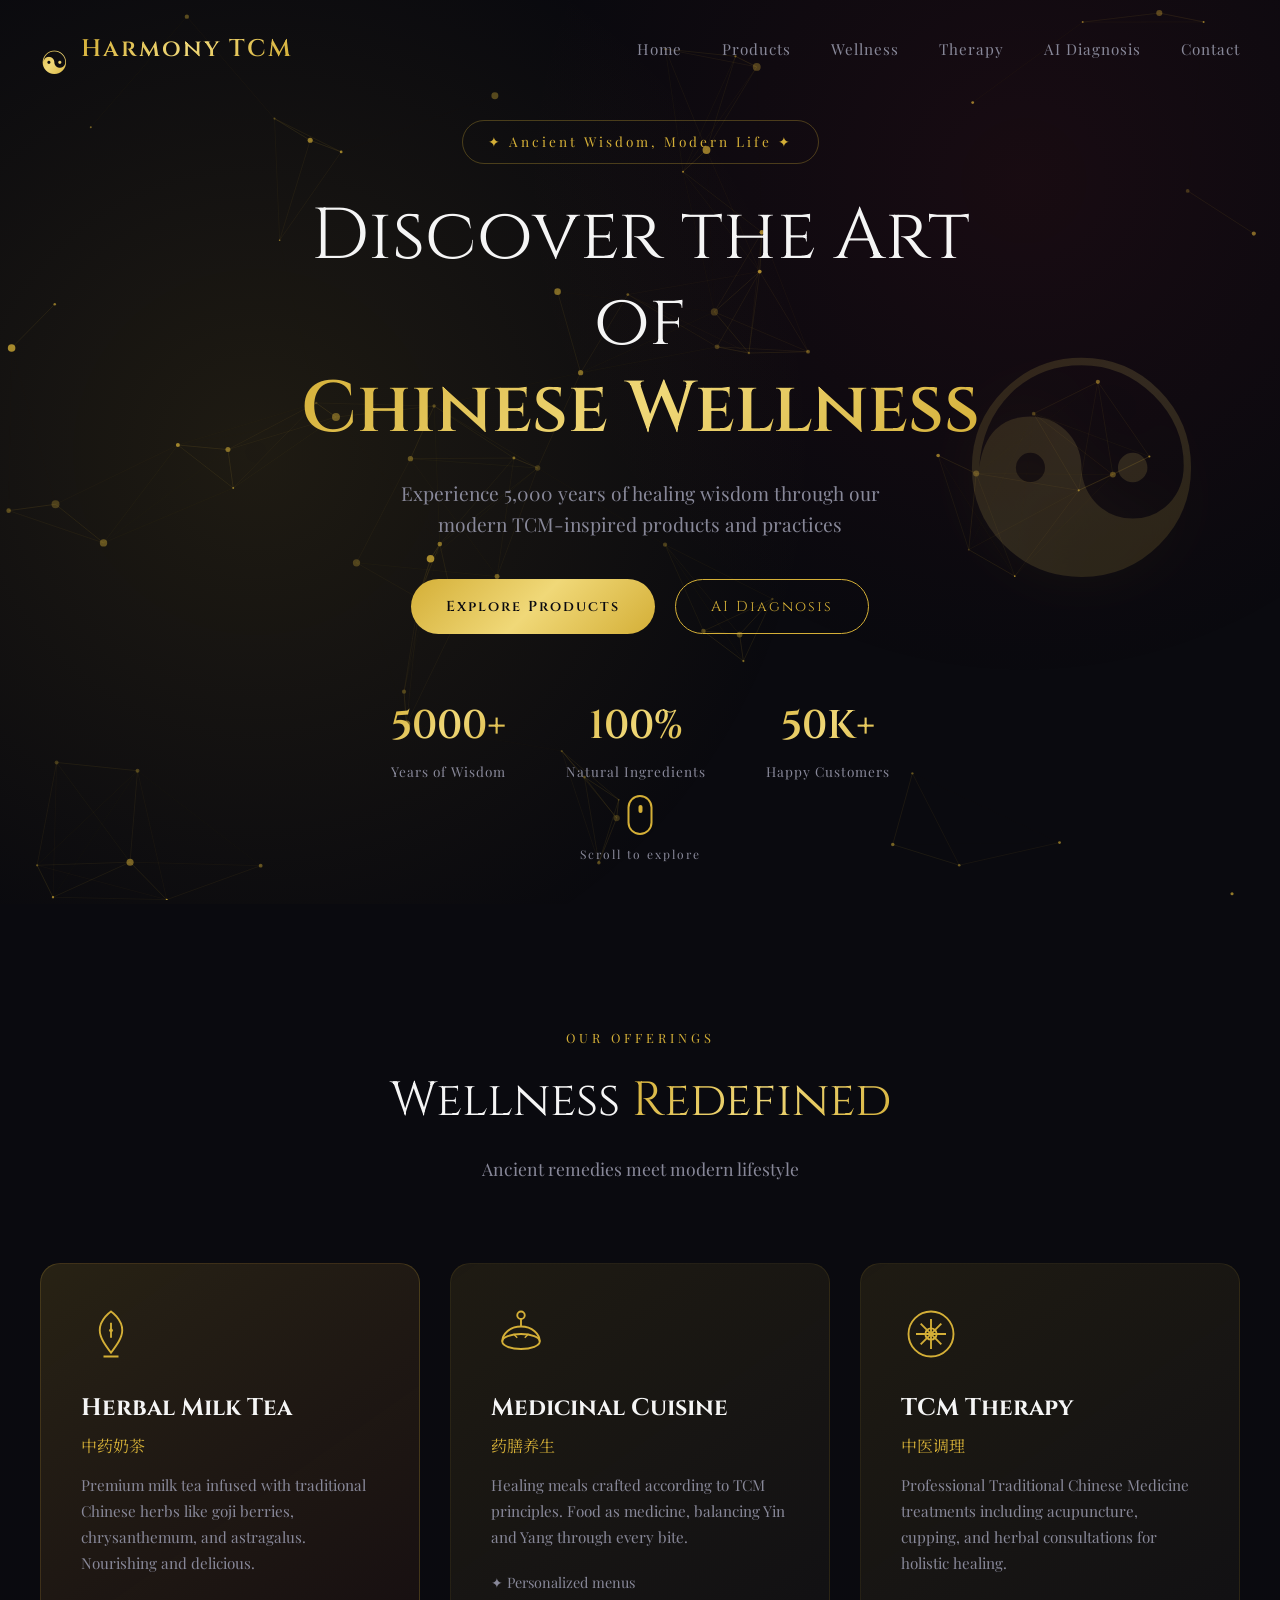
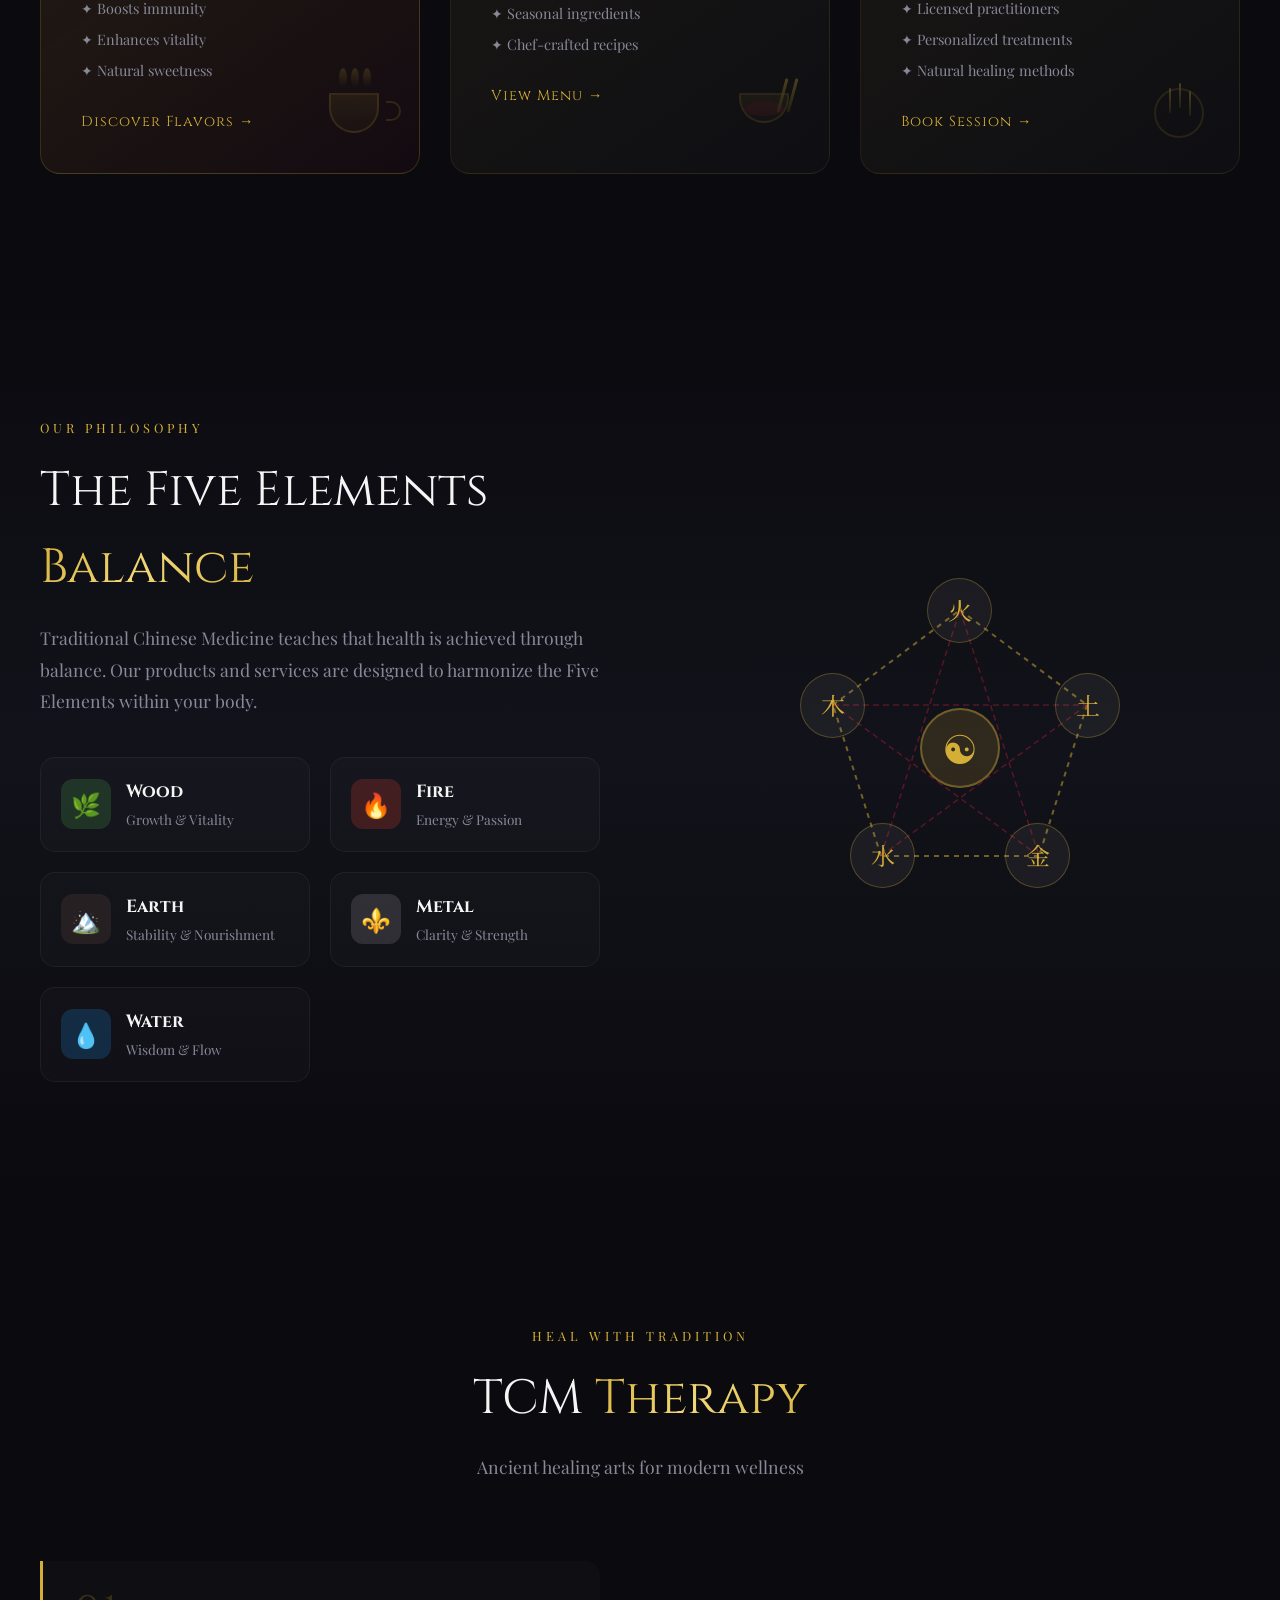
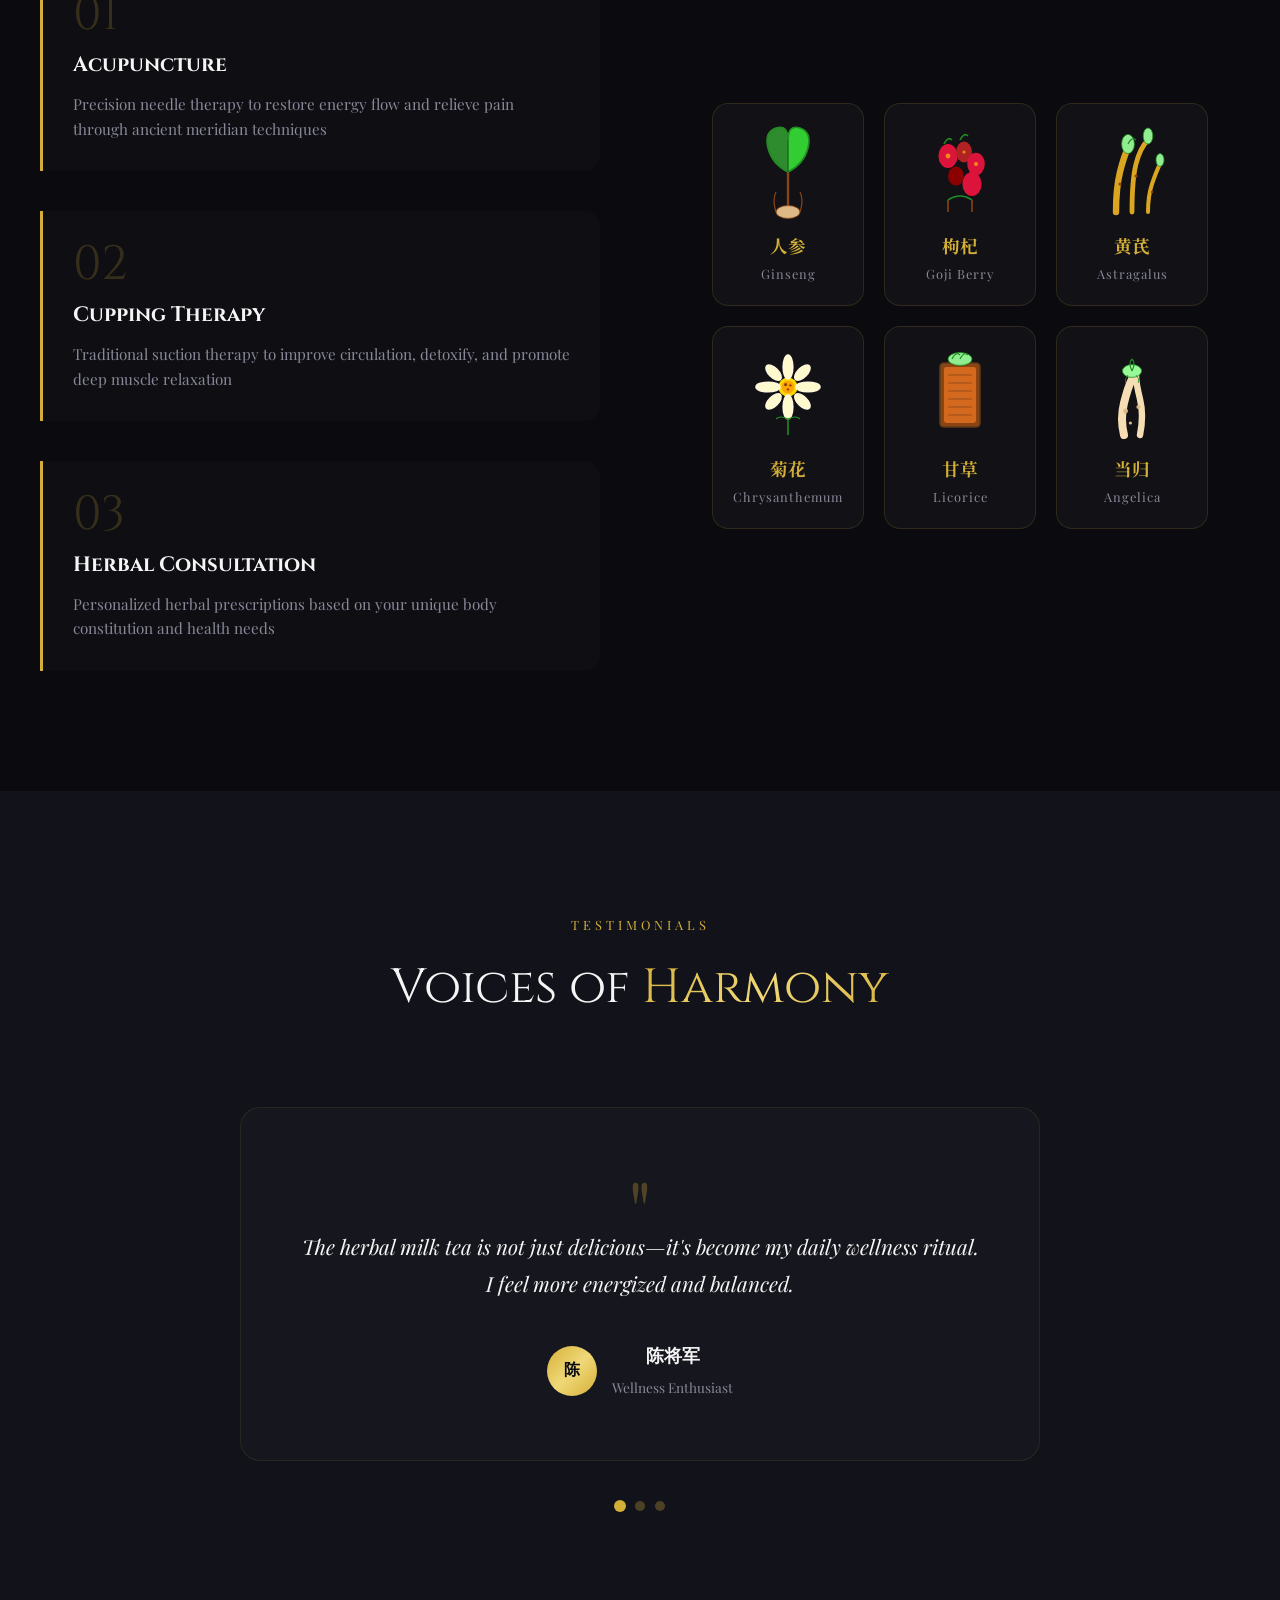
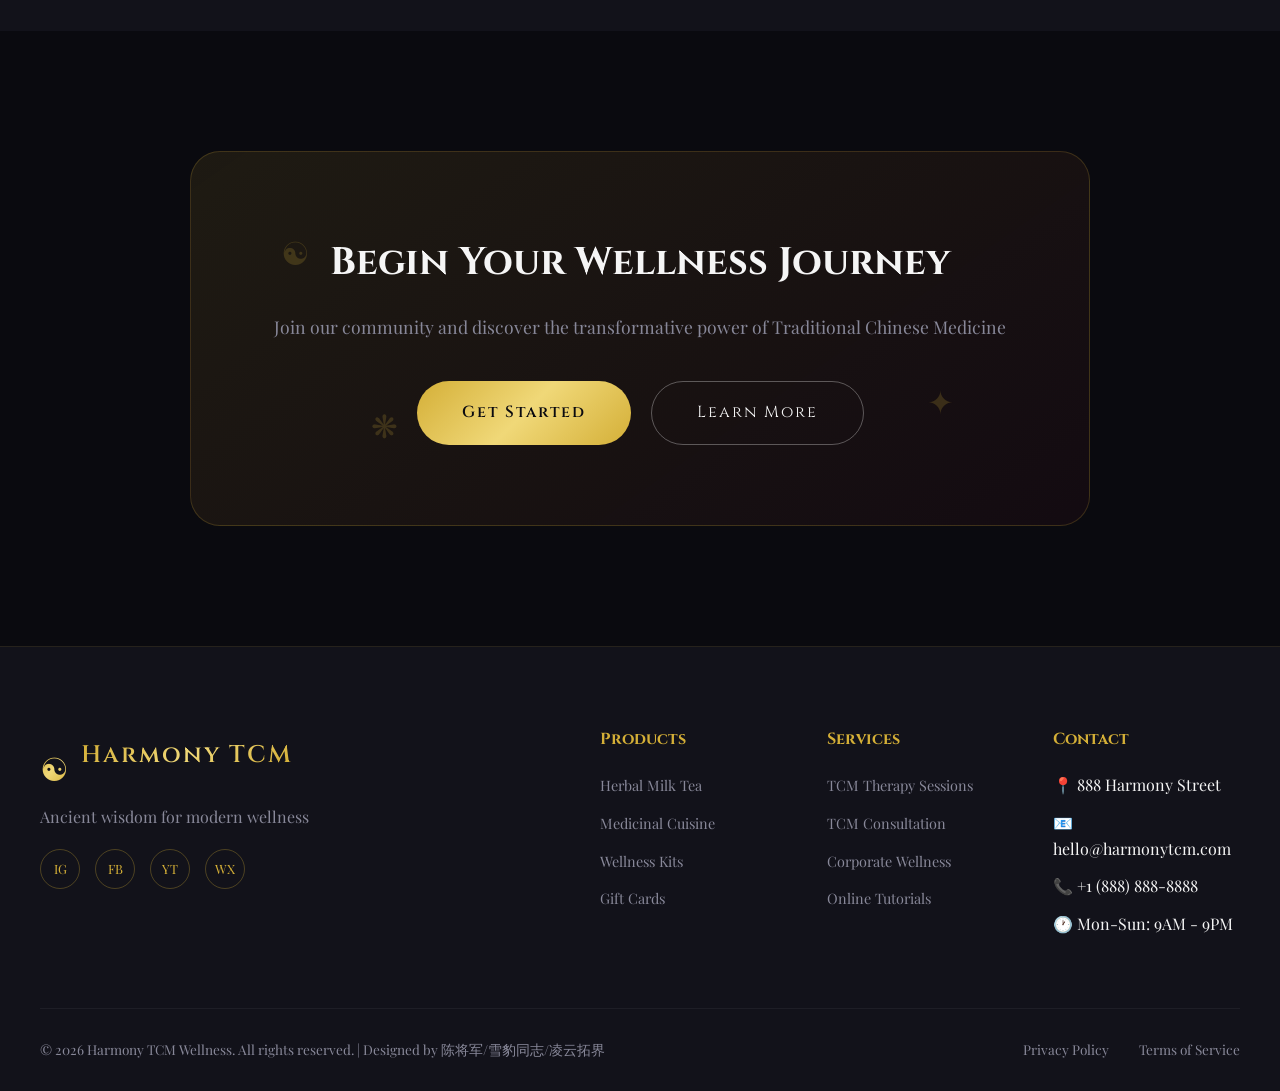
<file: index.html>
<!DOCTYPE html>
<html lang="en">
<head>
    <meta charset="UTF-8">
    <meta name="viewport" content="width=device-width, initial-scale=1.0">
    <title>Harmony TCM Wellness | Traditional Chinese Medicine Modernized</title>
    <link rel="preconnect" href="https://fonts.googleapis.com">
    <link rel="preconnect" href="https://fonts.gstatic.com" crossorigin>
    <link href="https://fonts.googleapis.com/css2?family=Cinzel:wght@400;600;800&family=Noto+Serif+SC:wght@400;600;700&family=Playfair+Display:ital,wght@0,400;0,600;1,400&display=swap" rel="stylesheet">
    <link rel="stylesheet" href="css/styles.css">
    <script src="js/component-loader.js"></script>
</head>
<body>
    <!-- Particle Background -->
    <canvas id="particles-canvas"></canvas>
    
    <!-- Navigation Component -->
    <div data-component="navbar"></div>

    <!-- Hero Section -->
    <section id="home" class="hero">
        <div class="hero-content">
            <div class="hero-badge">✦ Ancient Wisdom, Modern Life ✦</div>
            <h1 class="hero-title">
                <span class="title-line">Discover the Art of</span>
                <span class="title-line highlight">Chinese Wellness</span>
            </h1>
            <p class="hero-subtitle">Experience 5,000 years of healing wisdom through our modern TCM-inspired products and practices</p>
            <div class="hero-buttons">
                <a href="#products" class="btn btn-primary">Explore Products</a>
                <a href="diagnosis.html" class="btn btn-secondary">AI Diagnosis</a>
            </div>
            <div class="hero-stats">
                <div class="stat">
                    <span class="stat-number">5000+</span>
                    <span class="stat-label">Years of Wisdom</span>
                </div>
                <div class="stat">
                    <span class="stat-number">100%</span>
                    <span class="stat-label">Natural Ingredients</span>
                </div>
                <div class="stat">
                    <span class="stat-number">50K+</span>
                    <span class="stat-label">Happy Customers</span>
                </div>
            </div>
        </div>
        <div class="hero-visual">
            <div class="yin-yang-symbol">☯</div>
        </div>
        <div class="scroll-indicator">
            <div class="mouse">
                <div class="wheel"></div>
            </div>
            <span>Scroll to explore</span>
        </div>
    </section>

    <!-- Products Section -->
    <section id="products" class="products">
        <div class="section-header">
            <span class="section-tag">Our Offerings</span>
            <h2 class="section-title">Wellness <span class="accent">Redefined</span></h2>
            <p class="section-desc">Ancient remedies meet modern lifestyle</p>
        </div>
        
        <div class="products-grid">
            <!-- Herbal Milk Tea -->
            <div class="product-card featured" data-product="tea">
                <div class="card-glow"></div>
                <div class="card-content">
                    <div class="card-icon">
                        <svg viewBox="0 0 64 64" fill="none" xmlns="http://www.w3.org/2000/svg">
                            <path d="M32 8C32 8 20 16 20 28C20 36 26 44 32 52C38 44 44 36 44 28C44 16 32 8 32 8Z" stroke="currentColor" stroke-width="2" fill="none"/>
                            <path d="M32 20V36" stroke="currentColor" stroke-width="2"/>
                            <circle cx="32" cy="28" r="2" fill="currentColor"/>
                            <path d="M24 56H40" stroke="currentColor" stroke-width="2"/>
                        </svg>
                    </div>
                    <h3 class="card-title">Herbal Milk Tea</h3>
                    <p class="card-subtitle">中药奶茶</p>
                    <p class="card-desc">Premium milk tea infused with traditional Chinese herbs like goji berries, chrysanthemum, and astragalus. Nourishing and delicious.</p>
                    <ul class="card-features">
                        <li>✦ Boosts immunity</li>
                        <li>✦ Enhances vitality</li>
                        <li>✦ Natural sweetness</li>
                    </ul>
                    <a href="#" class="card-link">Discover Flavors →</a>
                </div>
                <div class="card-visual">
                    <div class="tea-cup">
                        <div class="cup-body"></div>
                        <div class="cup-handle"></div>
                        <div class="steam steam-1"></div>
                        <div class="steam steam-2"></div>
                        <div class="steam steam-3"></div>
                    </div>
                </div>
            </div>

            <!-- Medicinal Cuisine -->
            <div class="product-card" data-product="cuisine">
                <div class="card-glow"></div>
                <div class="card-content">
                    <div class="card-icon">
                        <svg viewBox="0 0 64 64" fill="none" xmlns="http://www.w3.org/2000/svg">
                            <ellipse cx="32" cy="40" rx="20" ry="8" stroke="currentColor" stroke-width="2"/>
                            <path d="M12 40C12 32 20 24 32 24C44 24 52 32 52 40" stroke="currentColor" stroke-width="2"/>
                            <path d="M32 24V16" stroke="currentColor" stroke-width="2"/>
                            <circle cx="32" cy="12" r="4" stroke="currentColor" stroke-width="2"/>
                            <path d="M24 32L28 36M40 32L36 36" stroke="currentColor" stroke-width="1.5"/>
                        </svg>
                    </div>
                    <h3 class="card-title">Medicinal Cuisine</h3>
                    <p class="card-subtitle">药膳养生</p>
                    <p class="card-desc">Healing meals crafted according to TCM principles. Food as medicine, balancing Yin and Yang through every bite.</p>
                    <ul class="card-features">
                        <li>✦ Personalized menus</li>
                        <li>✦ Seasonal ingredients</li>
                        <li>✦ Chef-crafted recipes</li>
                    </ul>
                    <a href="#" class="card-link">View Menu →</a>
                </div>
                <div class="card-visual">
                    <div class="bowl-container">
                        <div class="bowl">
                            <div class="bowl-content"></div>
                        </div>
                        <div class="chopsticks">
                            <div class="chopstick"></div>
                            <div class="chopstick"></div>
                        </div>
                    </div>
                </div>
            </div>

            <!-- TCM Therapy -->
            <div class="product-card" data-product="therapy">
                <div class="card-glow"></div>
                <div class="card-content">
                    <div class="card-icon">
                        <svg viewBox="0 0 64 64" fill="none" xmlns="http://www.w3.org/2000/svg">
                            <circle cx="32" cy="32" r="24" stroke="currentColor" stroke-width="2"/>
                            <path d="M32 16V48" stroke="currentColor" stroke-width="2"/>
                            <path d="M16 32H48" stroke="currentColor" stroke-width="2"/>
                            <path d="M21 21L43 43" stroke="currentColor" stroke-width="2"/>
                            <path d="M43 21L21 43" stroke="currentColor" stroke-width="2"/>
                            <circle cx="32" cy="32" r="6" stroke="currentColor" stroke-width="2"/>
                        </svg>
                    </div>
                    <h3 class="card-title">TCM Therapy</h3>
                    <p class="card-subtitle">中医调理</p>
                    <p class="card-desc">Professional Traditional Chinese Medicine treatments including acupuncture, cupping, and herbal consultations for holistic healing.</p>
                    <ul class="card-features">
                        <li>✦ Licensed practitioners</li>
                        <li>✦ Personalized treatments</li>
                        <li>✦ Natural healing methods</li>
                    </ul>
                    <a href="#" class="card-link">Book Session →</a>
                </div>
                <div class="card-visual">
                    <div class="therapy-icon">
                        <div class="acupuncture-needle needle-1"></div>
                        <div class="acupuncture-needle needle-2"></div>
                        <div class="acupuncture-needle needle-3"></div>
                        <div class="meridian-circle"></div>
                    </div>
                </div>
            </div>
        </div>
    </section>

    <!-- Philosophy Section -->
    <section id="wellness" class="philosophy">
        <div class="philosophy-container">
            <div class="philosophy-content">
                <span class="section-tag">Our Philosophy</span>
                <h2 class="section-title">The Five Elements <span class="accent">Balance</span></h2>
                <p class="philosophy-text">Traditional Chinese Medicine teaches that health is achieved through balance. Our products and services are designed to harmonize the Five Elements within your body.</p>
                
                <div class="elements-grid">
                    <div class="element-item" data-element="wood">
                        <div class="element-icon wood">🌿</div>
                        <div class="element-info">
                            <h4>Wood</h4>
                            <p>Growth & Vitality</p>
                        </div>
                    </div>
                    <div class="element-item" data-element="fire">
                        <div class="element-icon fire">🔥</div>
                        <div class="element-info">
                            <h4>Fire</h4>
                            <p>Energy & Passion</p>
                        </div>
                    </div>
                    <div class="element-item" data-element="earth">
                        <div class="element-icon earth">🏔️</div>
                        <div class="element-info">
                            <h4>Earth</h4>
                            <p>Stability & Nourishment</p>
                        </div>
                    </div>
                    <div class="element-item" data-element="metal">
                        <div class="element-icon metal">⚜️</div>
                        <div class="element-info">
                            <h4>Metal</h4>
                            <p>Clarity & Strength</p>
                        </div>
                    </div>
                    <div class="element-item" data-element="water">
                        <div class="element-icon water">💧</div>
                        <div class="element-info">
                            <h4>Water</h4>
                            <p>Wisdom & Flow</p>
                        </div>
                    </div>
                </div>
            </div>
            <div class="philosophy-visual">
                <div class="five-elements-diagram">
                    <div class="center-circle">☯</div>
                    <div class="element-node fire-node">火</div>
                    <div class="element-node wood-node">木</div>
                    <div class="element-node water-node">水</div>
                    <div class="element-node metal-node">金</div>
                    <div class="element-node earth-node">土</div>
                    <svg class="connections" viewBox="0 0 400 400">
                        <path class="connection-line generate" d="M200 62 L327 157" stroke="rgba(212, 175, 55, 0.5)" stroke-width="2" fill="none"/>
                        <path class="connection-line generate" d="M327 157 L279 308" stroke="rgba(212, 175, 55, 0.5)" stroke-width="2" fill="none"/>
                        <path class="connection-line generate" d="M279 308 L121 308" stroke="rgba(212, 175, 55, 0.5)" stroke-width="2" fill="none"/>
                        <path class="connection-line generate" d="M121 308 L73 157" stroke="rgba(212, 175, 55, 0.5)" stroke-width="2" fill="none"/>
                        <path class="connection-line generate" d="M73 157 L200 62" stroke="rgba(212, 175, 55, 0.5)" stroke-width="2" fill="none"/>
                        <path class="connection-line overcome" d="M200 62 L279 308" stroke="rgba(196, 30, 58, 0.4)" stroke-width="1.5" fill="none" stroke-dasharray="6,4"/>
                        <path class="connection-line overcome" d="M279 308 L73 157" stroke="rgba(196, 30, 58, 0.4)" stroke-width="1.5" fill="none" stroke-dasharray="6,4"/>
                        <path class="connection-line overcome" d="M73 157 L327 157" stroke="rgba(196, 30, 58, 0.4)" stroke-width="1.5" fill="none" stroke-dasharray="6,4"/>
                        <path class="connection-line overcome" d="M327 157 L121 308" stroke="rgba(196, 30, 58, 0.4)" stroke-width="1.5" fill="none" stroke-dasharray="6,4"/>
                        <path class="connection-line overcome" d="M121 308 L200 62" stroke="rgba(196, 30, 58, 0.4)" stroke-width="1.5" fill="none" stroke-dasharray="6,4"/>
                    </svg>
                </div>
            </div>
        </div>
    </section>

    <!-- TCM Therapy Showcase Section -->
    <section id="therapy" class="therapy-showcase">
        <div class="showcase-header">
            <span class="section-tag">Heal with Tradition</span>
            <h2 class="section-title">TCM <span class="accent">Therapy</span></h2>
            <p class="section-desc">Ancient healing arts for modern wellness</p>
        </div>
        
        <div class="showcase-content">
            <div class="showcase-features">
                <div class="feature-block">
                    <div class="feature-number">01</div>
                    <h3>Acupuncture</h3>
                    <p>Precision needle therapy to restore energy flow and relieve pain through ancient meridian techniques</p>
                </div>
                <div class="feature-block">
                    <div class="feature-number">02</div>
                    <h3>Cupping Therapy</h3>
                    <p>Traditional suction therapy to improve circulation, detoxify, and promote deep muscle relaxation</p>
                </div>
                <div class="feature-block">
                    <div class="feature-number">03</div>
                    <h3>Herbal Consultation</h3>
                    <p>Personalized herbal prescriptions based on your unique body constitution and health needs</p>
                </div>
            </div>
            <div class="showcase-visual">
                <div class="herbs-showcase">
                    <div class="herb-card" data-herb="ginseng">
                        <div class="herb-icon">
                            <svg viewBox="0 0 100 120" fill="none" xmlns="http://www.w3.org/2000/svg">
                                <path d="M50 110 L50 60" stroke="#8B4513" stroke-width="3" stroke-linecap="round"/>
                                <path d="M50 60 Q30 50 25 30 Q20 10 35 5 Q50 0 50 20" stroke="#228B22" stroke-width="2" fill="#2E8B2E"/>
                                <path d="M50 60 Q70 50 75 30 Q80 10 65 5 Q50 0 50 20" stroke="#228B22" stroke-width="2" fill="#32CD32"/>
                                <path d="M50 60 Q50 40 50 20" stroke="#1B5E1B" stroke-width="1.5"/>
                                <ellipse cx="50" cy="110" rx="15" ry="8" fill="#DEB887" stroke="#8B4513" stroke-width="1"/>
                                <path d="M35 110 Q30 95 35 85" stroke="#8B4513" stroke-width="1.5" fill="none"/>
                                <path d="M65 110 Q70 95 65 85" stroke="#8B4513" stroke-width="1.5" fill="none"/>
                            </svg>
                        </div>
                        <div class="herb-info">
                            <h4>人参</h4>
                            <p>Ginseng</p>
                        </div>
                    </div>
                    <div class="herb-card" data-herb="goji">
                        <div class="herb-icon">
                            <svg viewBox="0 0 100 120" fill="none" xmlns="http://www.w3.org/2000/svg">
                                <ellipse cx="35" cy="40" rx="12" ry="15" fill="#DC143C"/>
                                <ellipse cx="55" cy="35" rx="10" ry="13" fill="#B22222"/>
                                <ellipse cx="70" cy="50" rx="11" ry="14" fill="#DC143C"/>
                                <ellipse cx="45" cy="65" rx="10" ry="12" fill="#8B0000"/>
                                <ellipse cx="65" cy="75" rx="12" ry="15" fill="#DC143C"/>
                                <circle cx="35" cy="40" r="3" fill="#FFD700" opacity="0.6"/>
                                <circle cx="55" cy="35" r="2" fill="#FFD700" opacity="0.6"/>
                                <circle cx="70" cy="50" r="2.5" fill="#FFD700" opacity="0.6"/>
                                <path d="M30 25 Q35 15 40 20" stroke="#228B22" stroke-width="2" fill="none"/>
                                <path d="M50 20 Q55 10 60 15" stroke="#228B22" stroke-width="2" fill="none"/>
                                <path d="M35 95 L35 110" stroke="#8B4513" stroke-width="2"/>
                                <path d="M65 95 L65 110" stroke="#8B4513" stroke-width="2"/>
                                <path d="M35 95 Q50 85 65 95" stroke="#228B22" stroke-width="2" fill="none"/>
                            </svg>
                        </div>
                        <div class="herb-info">
                            <h4>枸杞</h4>
                            <p>Goji Berry</p>
                        </div>
                    </div>
                    <div class="herb-card" data-herb="astragalus">
                        <div class="herb-icon">
                            <svg viewBox="0 0 100 120" fill="none" xmlns="http://www.w3.org/2000/svg">
                                <path d="M30 110 Q30 80 35 60 Q40 40 45 30" stroke="#DAA520" stroke-width="8" stroke-linecap="round"/>
                                <path d="M50 110 Q50 70 55 50 Q60 30 70 20" stroke="#DAA520" stroke-width="6" stroke-linecap="round"/>
                                <path d="M70 110 Q70 90 75 75 Q80 60 85 50" stroke="#DAA520" stroke-width="5" stroke-linecap="round"/>
                                <ellipse cx="45" cy="25" rx="8" ry="12" fill="#90EE90" stroke="#228B22" stroke-width="1"/>
                                <ellipse cx="70" cy="15" rx="6" ry="10" fill="#90EE90" stroke="#228B22" stroke-width="1"/>
                                <ellipse cx="85" cy="45" rx="5" ry="8" fill="#90EE90" stroke="#228B22" stroke-width="1"/>
                                <path d="M45 25 Q50 15 55 20" stroke="#228B22" stroke-width="1.5" fill="none"/>
                                <circle cx="35" cy="75" r="2" fill="#8B4513"/>
                                <circle cx="55" cy="65" r="2" fill="#8B4513"/>
                                <circle cx="75" cy="85" r="1.5" fill="#8B4513"/>
                            </svg>
                        </div>
                        <div class="herb-info">
                            <h4>黄芪</h4>
                            <p>Astragalus</p>
                        </div>
                    </div>
                    <div class="herb-card" data-herb="chrysanthemum">
                        <div class="herb-icon">
                            <svg viewBox="0 0 100 120" fill="none" xmlns="http://www.w3.org/2000/svg">
                                <circle cx="50" cy="50" r="12" fill="#FFD700"/>
                                <g stroke="#FFF8DC" stroke-width="2" fill="#FFFACD">
                                    <ellipse cx="50" cy="25" rx="6" ry="15"/>
                                    <ellipse cx="50" cy="75" rx="6" ry="15"/>
                                    <ellipse cx="25" cy="50" rx="15" ry="6"/>
                                    <ellipse cx="75" cy="50" rx="15" ry="6"/>
                                    <ellipse cx="32" cy="32" rx="6" ry="12" transform="rotate(-45 32 32)"/>
                                    <ellipse cx="68" cy="32" rx="6" ry="12" transform="rotate(45 68 32)"/>
                                    <ellipse cx="32" cy="68" rx="6" ry="12" transform="rotate(45 32 68)"/>
                                    <ellipse cx="68" cy="68" rx="6" ry="12" transform="rotate(-45 68 68)"/>
                                </g>
                                <circle cx="50" cy="50" r="8" fill="#FFA500"/>
                                <circle cx="47" cy="47" r="2" fill="#8B4513"/>
                                <circle cx="53" cy="48" r="1.5" fill="#8B4513"/>
                                <circle cx="50" cy="53" r="1.5" fill="#8B4513"/>
                                <path d="M50 90 L50 110" stroke="#228B22" stroke-width="2"/>
                                <path d="M50 90 Q40 85 35 90" stroke="#228B22" stroke-width="1.5" fill="none"/>
                                <path d="M50 90 Q60 85 65 90" stroke="#228B22" stroke-width="1.5" fill="none"/>
                            </svg>
                        </div>
                        <div class="herb-info">
                            <h4>菊花</h4>
                            <p>Chrysanthemum</p>
                        </div>
                    </div>
                    <div class="herb-card" data-herb="licorice">
                        <div class="herb-icon">
                            <svg viewBox="0 0 100 120" fill="none" xmlns="http://www.w3.org/2000/svg">
                                <rect x="25" y="20" width="50" height="80" rx="5" fill="#8B4513" stroke="#5D3A1A" stroke-width="2"/>
                                <rect x="30" y="25" width="40" height="70" rx="3" fill="#D2691E"/>
                                <line x1="35" y1="35" x2="65" y2="35" stroke="#8B4513" stroke-width="1"/>
                                <line x1="35" y1="45" x2="65" y2="45" stroke="#8B4513" stroke-width="1"/>
                                <line x1="35" y1="55" x2="65" y2="55" stroke="#8B4513" stroke-width="1"/>
                                <line x1="35" y1="65" x2="65" y2="65" stroke="#8B4513" stroke-width="1"/>
                                <line x1="35" y1="75" x2="65" y2="75" stroke="#8B4513" stroke-width="1"/>
                                <line x1="35" y1="85" x2="65" y2="85" stroke="#8B4513" stroke-width="1"/>
                                <ellipse cx="50" cy="15" rx="15" ry="8" fill="#90EE90" stroke="#228B22" stroke-width="1"/>
                                <path d="M40 15 Q45 5 50 10" stroke="#228B22" stroke-width="1.5" fill="none"/>
                                <path d="M50 15 Q55 5 60 10" stroke="#228B22" stroke-width="1.5" fill="none"/>
                            </svg>
                        </div>
                        <div class="herb-info">
                            <h4>甘草</h4>
                            <p>Licorice</p>
                        </div>
                    </div>
                    <div class="herb-card" data-herb="angelica">
                        <div class="herb-icon">
                            <svg viewBox="0 0 100 120" fill="none" xmlns="http://www.w3.org/2000/svg">
                                <path d="M40 110 Q35 90 40 70 Q45 50 50 40" stroke="#F5DEB3" stroke-width="10" stroke-linecap="round"/>
                                <path d="M60 110 Q65 85 60 65 Q55 45 55 35" stroke="#F5DEB3" stroke-width="8" stroke-linecap="round"/>
                                <ellipse cx="50" cy="30" rx="12" ry="8" fill="#98FB98" stroke="#228B22" stroke-width="1"/>
                                <path d="M50 30 Q45 20 50 15" stroke="#228B22" stroke-width="1.5" fill="none"/>
                                <path d="M50 30 Q55 20 50 15" stroke="#228B22" stroke-width="1.5" fill="none"/>
                                <path d="M45 35 Q40 40 42 45" stroke="#228B22" stroke-width="1" fill="none"/>
                                <path d="M55 35 Q60 40 58 45" stroke="#228B22" stroke-width="1" fill="none"/>
                                <circle cx="42" cy="80" r="3" fill="#DEB887"/>
                                <circle cx="58" cy="75" r="2.5" fill="#DEB887"/>
                                <circle cx="48" cy="95" r="2" fill="#DEB887"/>
                            </svg>
                        </div>
                        <div class="herb-info">
                            <h4>当归</h4>
                            <p>Angelica</p>
                        </div>
                    </div>
                </div>
            </div>
        </div>
    </section>

    <!-- Testimonials Section -->
    <section class="testimonials">
        <div class="section-header">
            <span class="section-tag">Testimonials</span>
            <h2 class="section-title">Voices of <span class="accent">Harmony</span></h2>
        </div>
        <div class="testimonials-slider">
            <div class="testimonial-card active">
                <div class="quote-mark">"</div>
                <p class="testimonial-text">The herbal milk tea is not just delicious—it's become my daily wellness ritual. I feel more energized and balanced.</p>
                <div class="testimonial-author">
                    <div class="author-avatar">陈</div>
                    <div class="author-info">
                        <h4>陈将军</h4>
                        <span>Wellness Enthusiast</span>
                    </div>
                </div>
            </div>
            <div class="testimonial-card">
                <div class="quote-mark">"</div>
                <p class="testimonial-text">Joining the square dance group has transformed my mornings. The community is wonderful and I feel healthier than ever.</p>
                <div class="testimonial-author">
                    <div class="author-avatar">橘</div>
                    <div class="author-info">
                        <h4>橘子</h4>
                        <span>Dance Member</span>
                    </div>
                </div>
            </div>
            <div class="testimonial-card">
                <div class="quote-mark">"</div>
                <p class="testimonial-text">The medicinal cuisine program helped me understand food as medicine. My digestion and energy levels have improved dramatically.</p>
                <div class="testimonial-author">
                    <div class="author-avatar">月</div>
                    <div class="author-info">
                        <h4>月铭</h4>
                        <span>Health Coach</span>
                    </div>
                </div>
            </div>
        </div>
        <div class="testimonial-dots">
            <span class="dot active"></span>
            <span class="dot"></span>
            <span class="dot"></span>
        </div>
    </section>

    <!-- CTA Section -->
    <section class="cta-section">
        <div class="cta-container">
            <div class="cta-content">
                <h2>Begin Your Wellness Journey</h2>
                <p>Join our community and discover the transformative power of Traditional Chinese Medicine</p>
                <div class="cta-buttons">
                    <a href="#" class="btn btn-primary btn-large">Get Started</a>
                    <a href="#" class="btn btn-outline btn-large">Learn More</a>
                </div>
            </div>
            <div class="cta-decoration">
                <div class="floating-element fe-1">☯</div>
                <div class="floating-element fe-2">✦</div>
                <div class="floating-element fe-3">❋</div>
            </div>
        </div>
    </section>

    <!-- Footer Component -->
    <div data-component="footer"></div>

    <script src="js/script.js"></script>
</body>
</html>
</file>
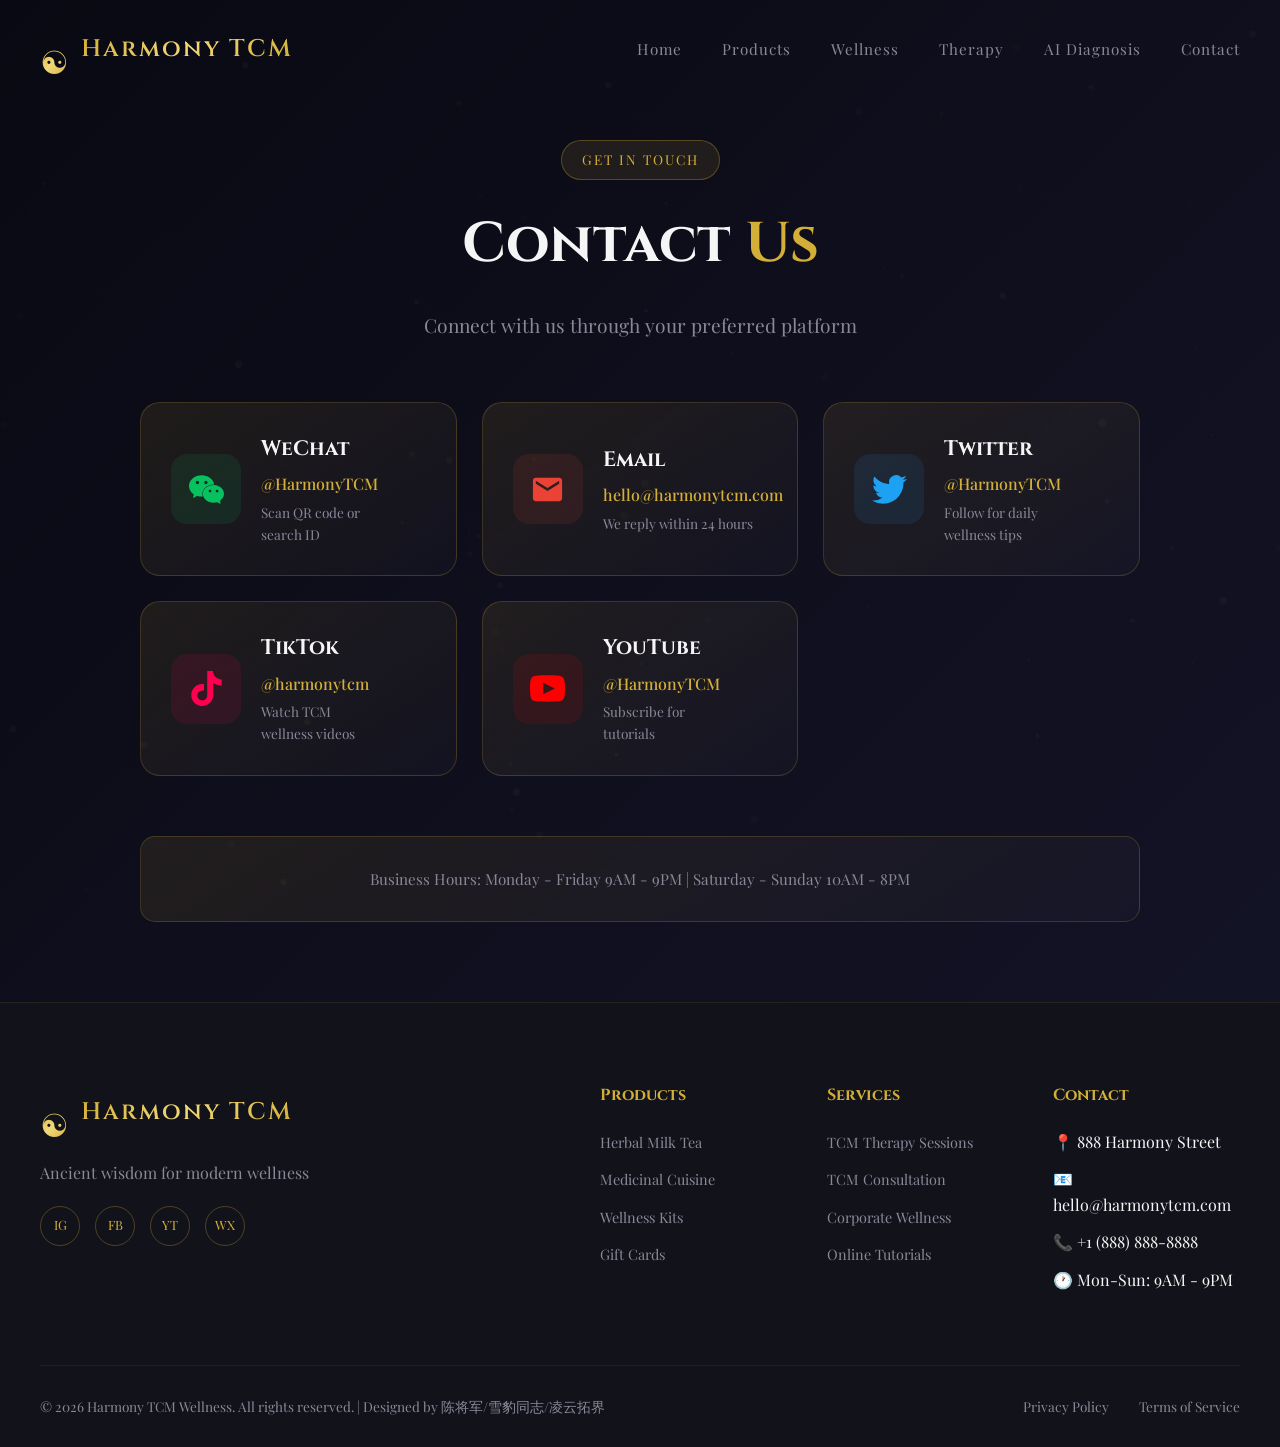
<file: contact.html>
<!DOCTYPE html>
<html lang="en">
<head>
    <meta charset="UTF-8">
    <meta name="viewport" content="width=device-width, initial-scale=1.0">
    <title>Contact Us | Harmony TCM Wellness</title>
    <link rel="preconnect" href="https://fonts.googleapis.com">
    <link rel="preconnect" href="https://fonts.gstatic.com" crossorigin>
    <link href="https://fonts.googleapis.com/css2?family=Cinzel:wght@400;600;800&family=Noto+Serif+SC:wght@400;600;700&family=Playfair+Display:ital,wght@0,400;0,600;1,400&display=swap" rel="stylesheet">
    <link rel="stylesheet" href="css/styles.css">
    <link rel="stylesheet" href="css/contact.css">
    <script src="js/component-loader.js"></script>
</head>
<body>
    <canvas id="particles-canvas"></canvas>
    
    <!-- Navigation Component -->
    <div data-component="navbar"></div>

    <!-- Contact Section -->
    <section id="contact" class="contact-section">
        <div class="contact-container">
            <div class="contact-header">
                <span class="section-tag">Get in Touch</span>
                <h1 class="contact-title">Contact <span class="accent">Us</span></h1>
                <p class="contact-subtitle">Connect with us through your preferred platform</p>
            </div>

            <!-- Social Links Grid -->
            <div class="social-grid">
                <!-- WeChat -->
                <a href="weixin://dl/officialaccounts" class="social-card wechat">
                    <div class="social-icon">
                        <svg viewBox="0 0 24 24" fill="currentColor">
                            <path d="M8.691 2.188C3.891 2.188 0 5.476 0 9.53c0 2.212 1.17 4.203 3.002 5.55a.59.59 0 0 1 .213.665l-.39 1.48c-.019.07-.048.141-.048.213 0 .163.13.295.29.295a.326.326 0 0 0 .167-.054l1.903-1.114a.864.864 0 0 1 .717-.098 10.16 10.16 0 0 0 2.837.403c.276 0 .543-.027.811-.05-.857-2.578.157-4.972 1.932-6.446 1.703-1.415 3.882-1.98 5.853-1.838-.576-3.583-4.196-6.348-8.596-6.348zM5.785 5.991c.642 0 1.162.529 1.162 1.18a1.17 1.17 0 0 1-1.162 1.178A1.17 1.17 0 0 1 4.623 7.17c0-.651.52-1.18 1.162-1.18zm5.813 0c.642 0 1.162.529 1.162 1.18a1.17 1.17 0 0 1-1.162 1.178 1.17 1.17 0 0 1-1.162-1.178c0-.651.52-1.18 1.162-1.18zm5.34 2.867c-1.797-.052-3.746.512-5.28 1.786-1.72 1.428-2.687 3.72-1.78 6.22.942 2.453 3.666 4.229 6.884 4.229.826 0 1.622-.12 2.361-.336a.722.722 0 0 1 .598.082l1.584.926a.272.272 0 0 0 .14.047c.134 0 .24-.111.24-.247 0-.06-.023-.12-.038-.177l-.327-1.233a.582.582 0 0 1-.023-.156.49.49 0 0 1 .201-.398C23.024 18.48 24 16.82 24 14.98c0-3.21-2.931-5.837-6.656-6.088V8.89c-.135-.01-.27-.027-.407-.03zm-2.53 3.274c.535 0 .969.44.969.982a.976.976 0 0 1-.969.983.976.976 0 0 1-.969-.983c0-.542.434-.982.97-.982zm4.844 0c.535 0 .969.44.969.982a.976.976 0 0 1-.969.983.976.976 0 0 1-.969-.983c0-.542.434-.982.969-.982z"/>
                        </svg>
                    </div>
                    <div class="social-info">
                        <h3>WeChat</h3>
                        <p class="social-handle">@HarmonyTCM</p>
                        <p class="social-desc">Scan QR code or search ID</p>
                    </div>
                    <div class="social-arrow">
                        <svg viewBox="0 0 24 24" fill="none" stroke="currentColor">
                            <path d="M5 12h14M12 5l7 7-7 7" stroke-width="2" stroke-linecap="round" stroke-linejoin="round"/>
                        </svg>
                    </div>
                </a>

                <!-- Email -->
                <a href="mailto:hello@harmonytcm.com" class="social-card email">
                    <div class="social-icon">
                        <svg viewBox="0 0 24 24" fill="currentColor">
                            <path d="M20 4H4c-1.1 0-1.99.9-1.99 2L2 18c0 1.1.9 2 2 2h16c1.1 0 2-.9 2-2V6c0-1.1-.9-2-2-2zm0 4l-8 5-8-5V6l8 5 8-5v2z"/>
                        </svg>
                    </div>
                    <div class="social-info">
                        <h3>Email</h3>
                        <p class="social-handle">hello@harmonytcm.com</p>
                        <p class="social-desc">We reply within 24 hours</p>
                    </div>
                    <div class="social-arrow">
                        <svg viewBox="0 0 24 24" fill="none" stroke="currentColor">
                            <path d="M5 12h14M12 5l7 7-7 7" stroke-width="2" stroke-linecap="round" stroke-linejoin="round"/>
                        </svg>
                    </div>
                </a>

                <!-- Twitter -->
                <a href="https://twitter.com/HarmonyTCM" target="_blank" class="social-card twitter">
                    <div class="social-icon">
                        <svg viewBox="0 0 24 24" fill="currentColor">
                            <path d="M23.953 4.57a10 10 0 01-2.825.775 4.958 4.958 0 002.163-2.723c-.951.555-2.005.959-3.127 1.184a4.92 4.92 0 00-8.384 4.482C7.69 8.095 4.067 6.13 1.64 3.162a4.822 4.822 0 00-.666 2.475c0 1.71.87 3.213 2.188 4.096a4.904 4.904 0 01-2.228-.616v.06a4.923 4.923 0 003.946 4.827 4.996 4.996 0 01-2.212.085 4.936 4.936 0 004.604 3.417 9.867 9.867 0 01-6.102 2.105c-.39 0-.779-.023-1.17-.067a13.995 13.995 0 007.557 2.209c9.053 0 13.998-7.496 13.998-13.985 0-.21 0-.42-.015-.63A9.935 9.935 0 0024 4.59z"/>
                        </svg>
                    </div>
                    <div class="social-info">
                        <h3>Twitter</h3>
                        <p class="social-handle">@HarmonyTCM</p>
                        <p class="social-desc">Follow for daily wellness tips</p>
                    </div>
                    <div class="social-arrow">
                        <svg viewBox="0 0 24 24" fill="none" stroke="currentColor">
                            <path d="M5 12h14M12 5l7 7-7 7" stroke-width="2" stroke-linecap="round" stroke-linejoin="round"/>
                        </svg>
                    </div>
                </a>

                <!-- TikTok -->
                <a href="https://tiktok.com/@harmonytcm" target="_blank" class="social-card tiktok">
                    <div class="social-icon">
                        <svg viewBox="0 0 24 24" fill="currentColor">
                            <path d="M12.525.02c1.31-.02 2.61-.01 3.91-.02.08 1.53.63 3.09 1.75 4.17 1.12 1.11 2.7 1.62 4.24 1.79v4.03c-1.44-.05-2.89-.35-4.2-.97-.57-.26-1.1-.59-1.62-.93-.01 2.92.01 5.84-.02 8.75-.08 1.4-.54 2.79-1.35 3.94-1.31 1.92-3.58 3.17-5.91 3.21-1.43.08-2.86-.31-4.08-1.03-2.02-1.19-3.44-3.37-3.65-5.71-.02-.5-.03-1-.01-1.49.18-1.9 1.12-3.72 2.58-4.96 1.66-1.44 3.98-2.13 6.15-1.72.02 1.48-.04 2.96-.04 4.44-.99-.32-2.15-.23-3.02.37-.63.41-1.11 1.04-1.36 1.75-.21.51-.15 1.07-.14 1.61.24 1.64 1.82 3.02 3.5 2.87 1.12-.01 2.19-.66 2.77-1.61.19-.33.4-.67.41-1.06.1-1.79.06-3.57.07-5.36.01-4.03-.01-8.05.02-12.07z"/>
                        </svg>
                    </div>
                    <div class="social-info">
                        <h3>TikTok</h3>
                        <p class="social-handle">@harmonytcm</p>
                        <p class="social-desc">Watch TCM wellness videos</p>
                    </div>
                    <div class="social-arrow">
                        <svg viewBox="0 0 24 24" fill="none" stroke="currentColor">
                            <path d="M5 12h14M12 5l7 7-7 7" stroke-width="2" stroke-linecap="round" stroke-linejoin="round"/>
                        </svg>
                    </div>
                </a>

                <!-- YouTube -->
                <a href="https://youtube.com/@HarmonyTCM" target="_blank" class="social-card youtube">
                    <div class="social-icon">
                        <svg viewBox="0 0 24 24" fill="currentColor">
                            <path d="M19.615 3.184c-3.604-.246-11.631-.245-15.23 0-3.897.266-4.356 2.62-4.385 8.816.029 6.185.484 8.549 4.385 8.816 3.6.245 11.626.246 15.23 0 3.897-.266 4.356-2.62 4.385-8.816-.029-6.185-.484-8.549-4.385-8.816zm-10.615 12.816v-8l8 3.993-8 4.007z"/>
                        </svg>
                    </div>
                    <div class="social-info">
                        <h3>YouTube</h3>
                        <p class="social-handle">@HarmonyTCM</p>
                        <p class="social-desc">Subscribe for tutorials</p>
                    </div>
                    <div class="social-arrow">
                        <svg viewBox="0 0 24 24" fill="none" stroke="currentColor">
                            <path d="M5 12h14M12 5l7 7-7 7" stroke-width="2" stroke-linecap="round" stroke-linejoin="round"/>
                        </svg>
                    </div>
                </a>
            </div>

            <!-- Additional Info -->
            <div class="contact-footer">
                <p>Business Hours: Monday - Friday 9AM - 9PM | Saturday - Sunday 10AM - 8PM</p>
            </div>
        </div>
    </section>

    <!-- Footer Component -->
    <div data-component="footer"></div>

    <script src="js/script.js"></script>
    <script src="js/contact.js"></script>
</body>
</html>
</file>
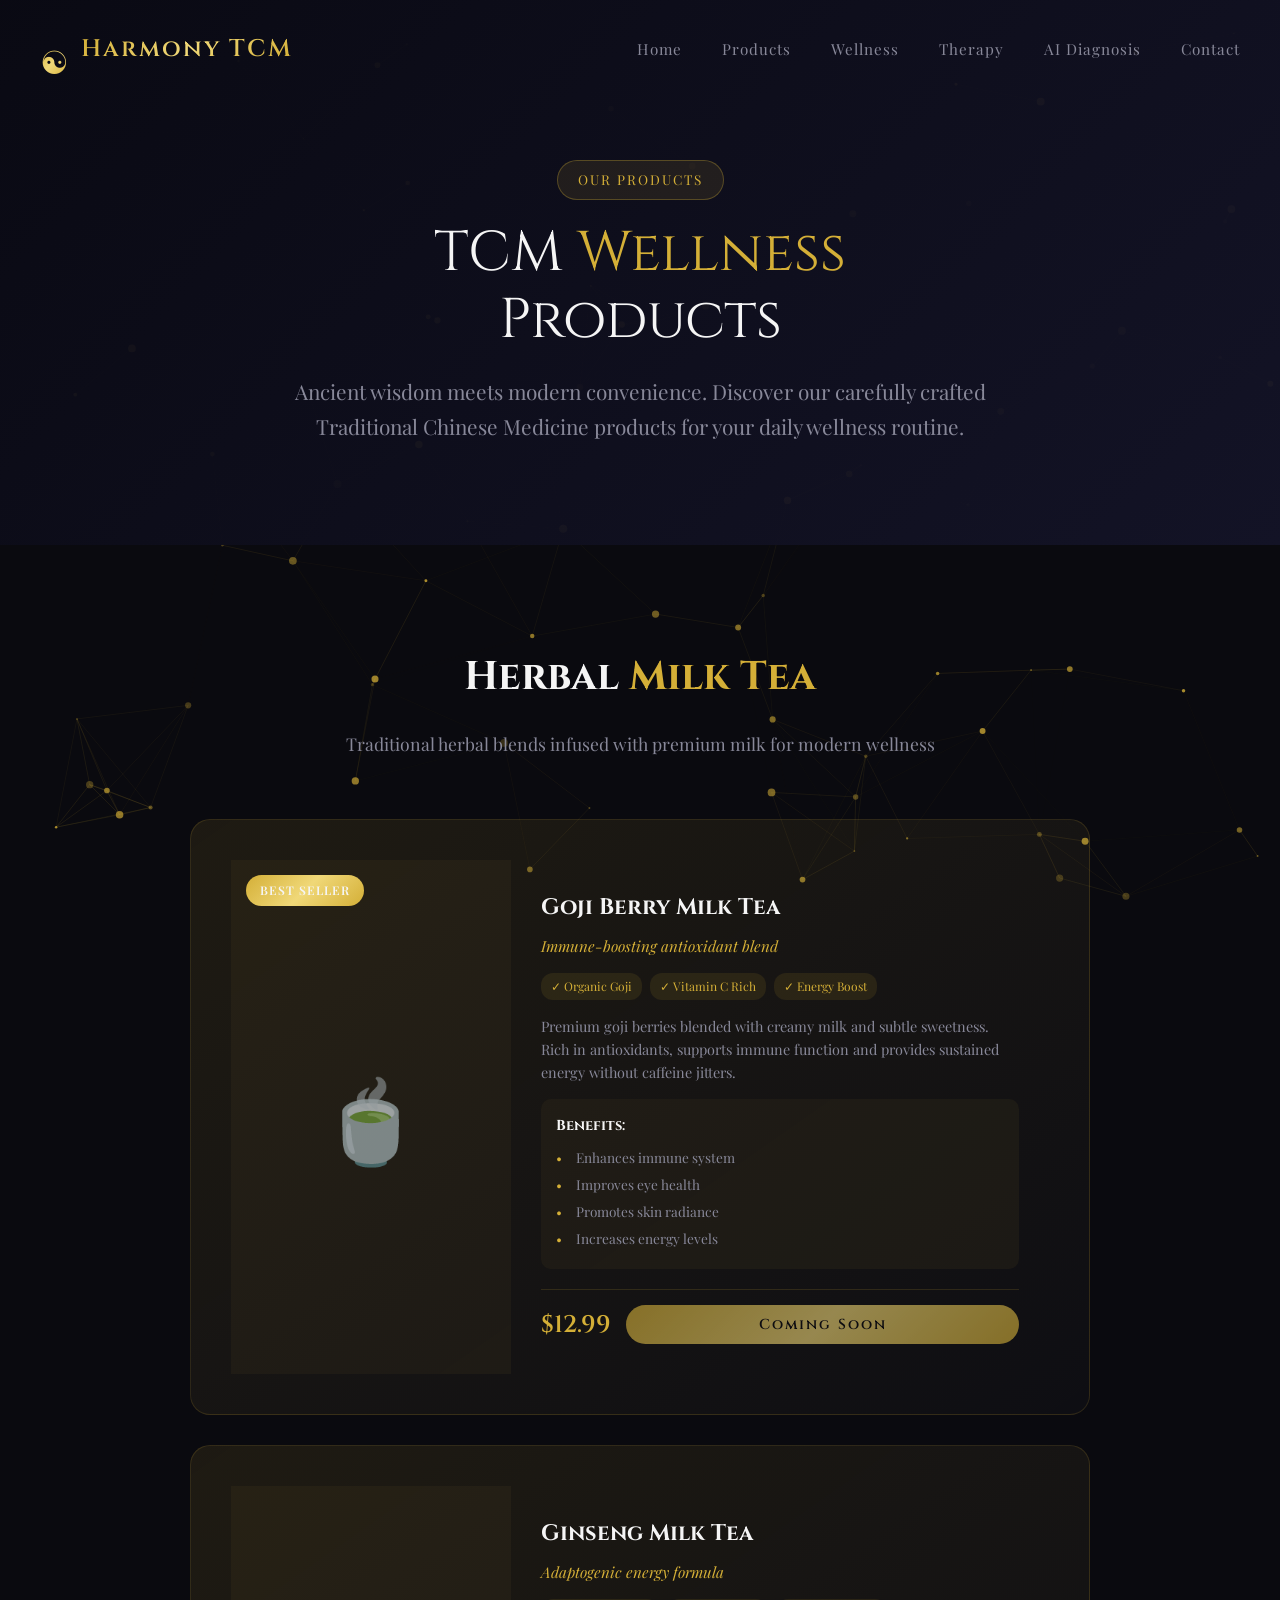
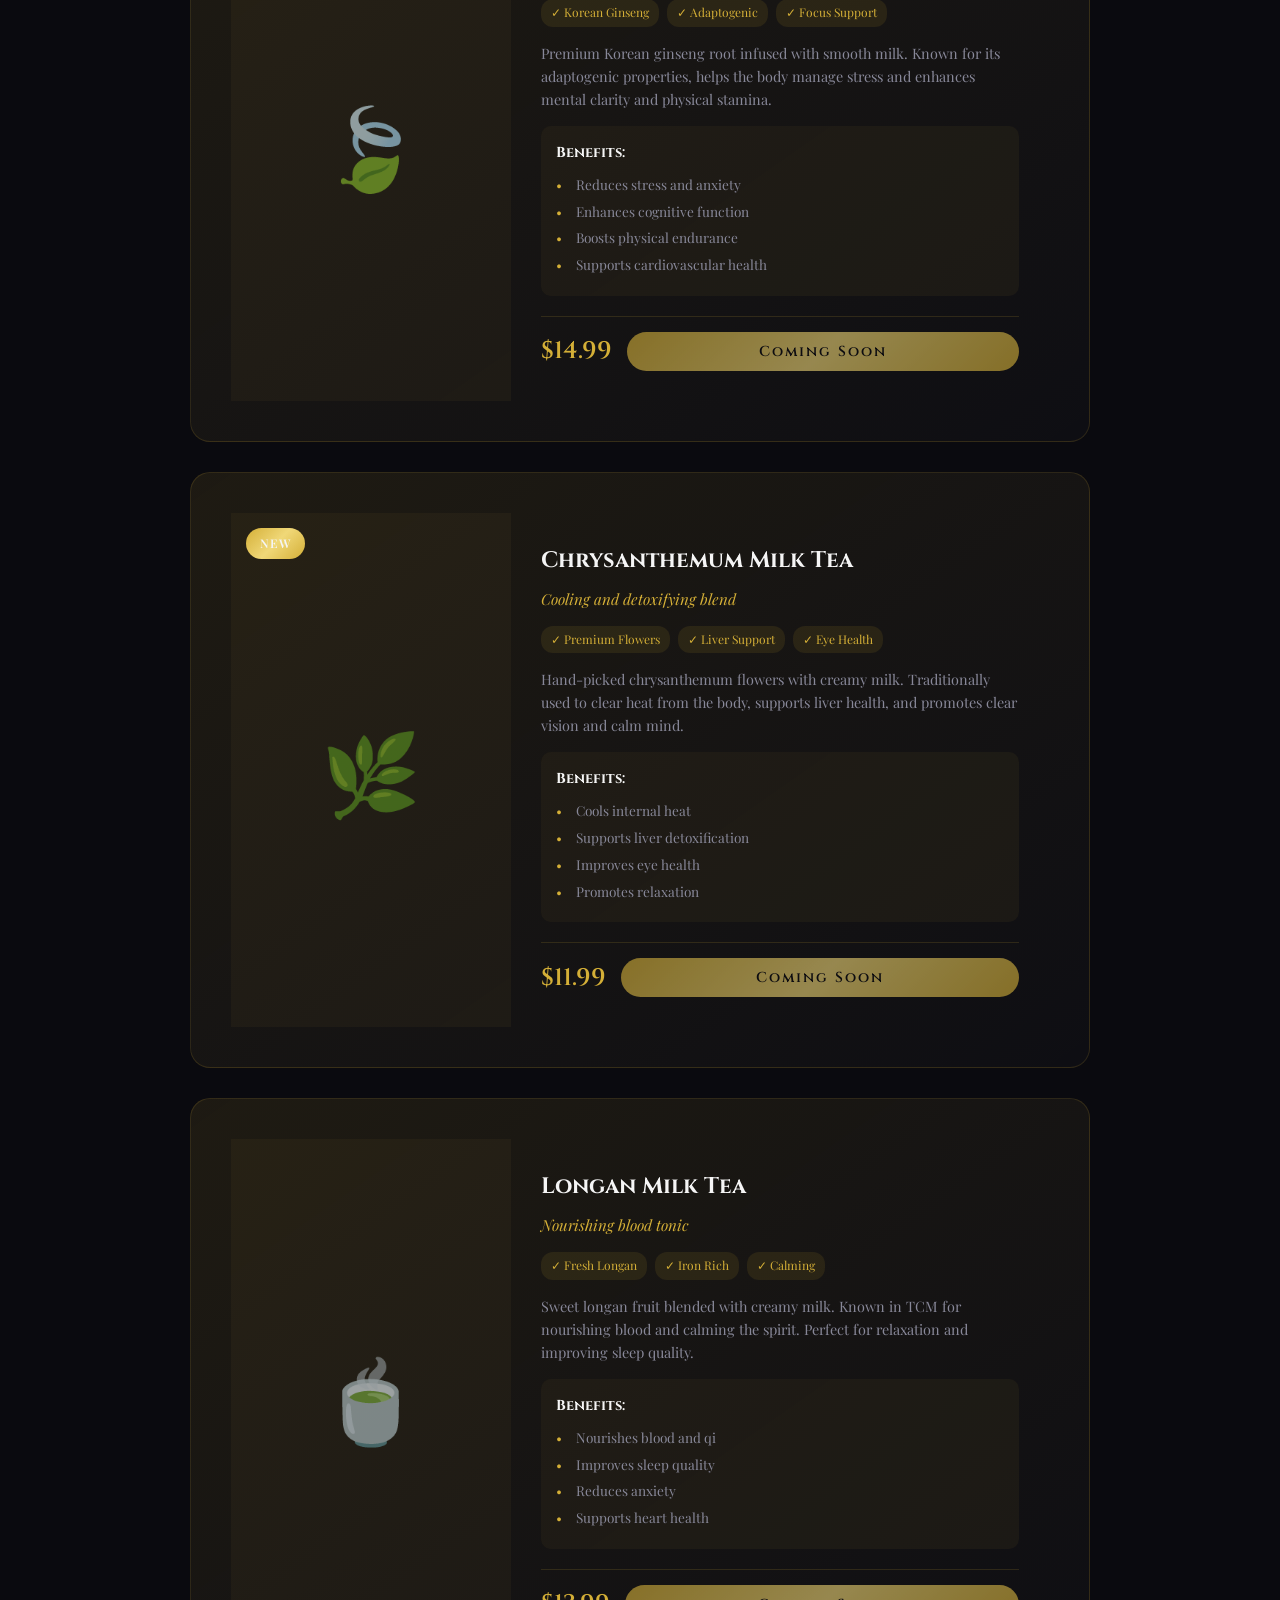
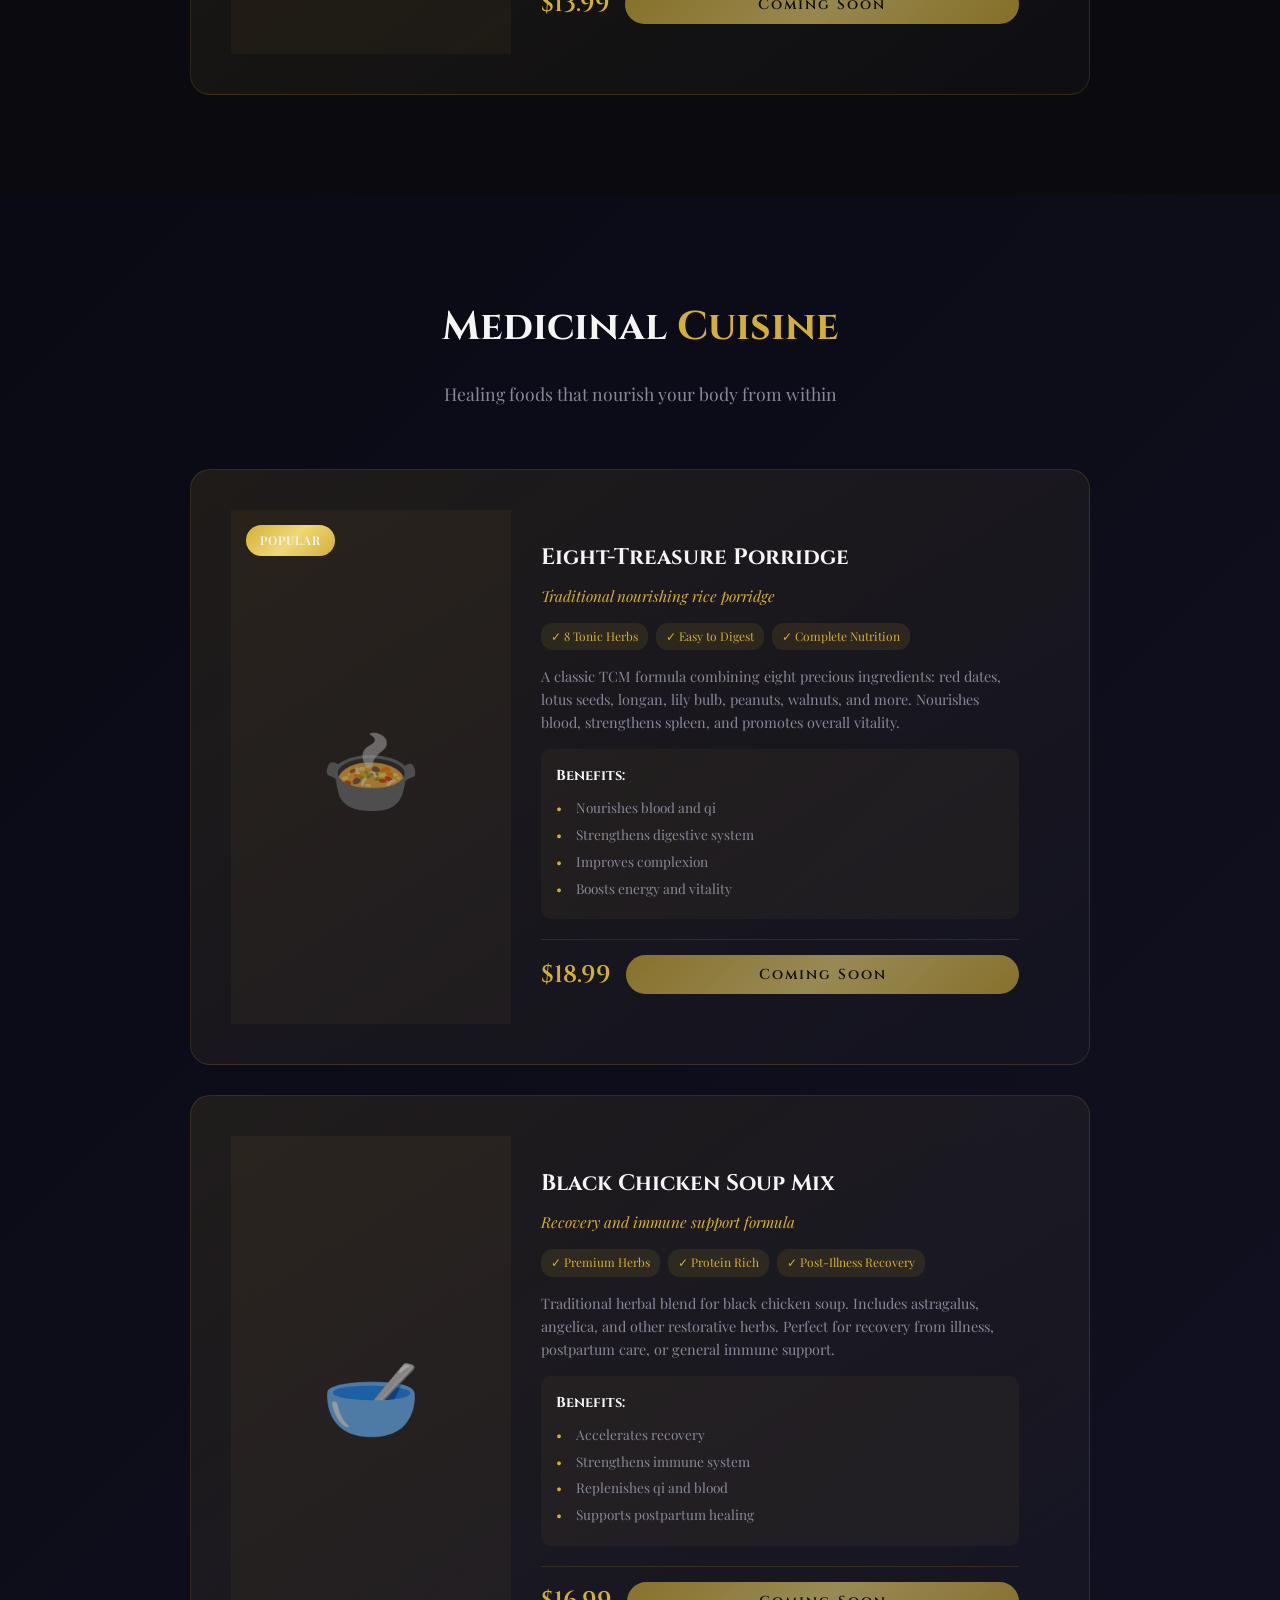
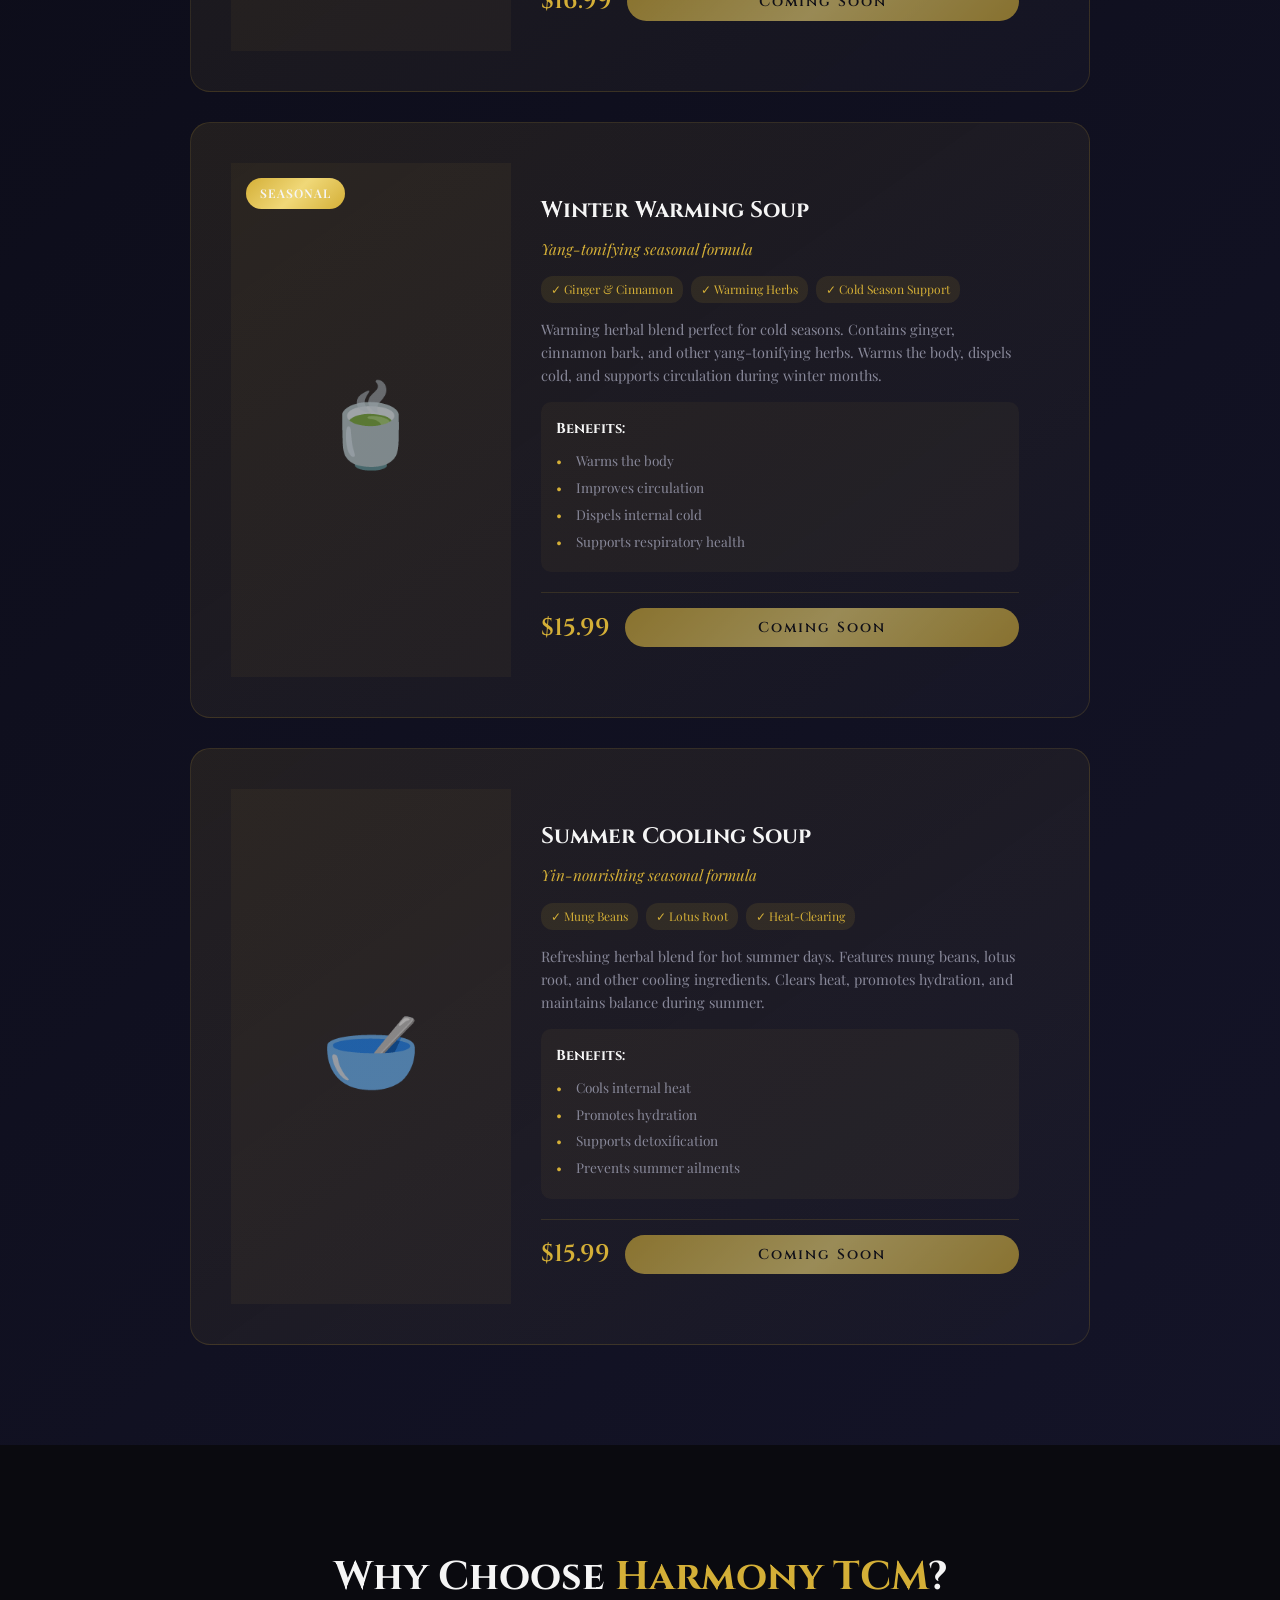
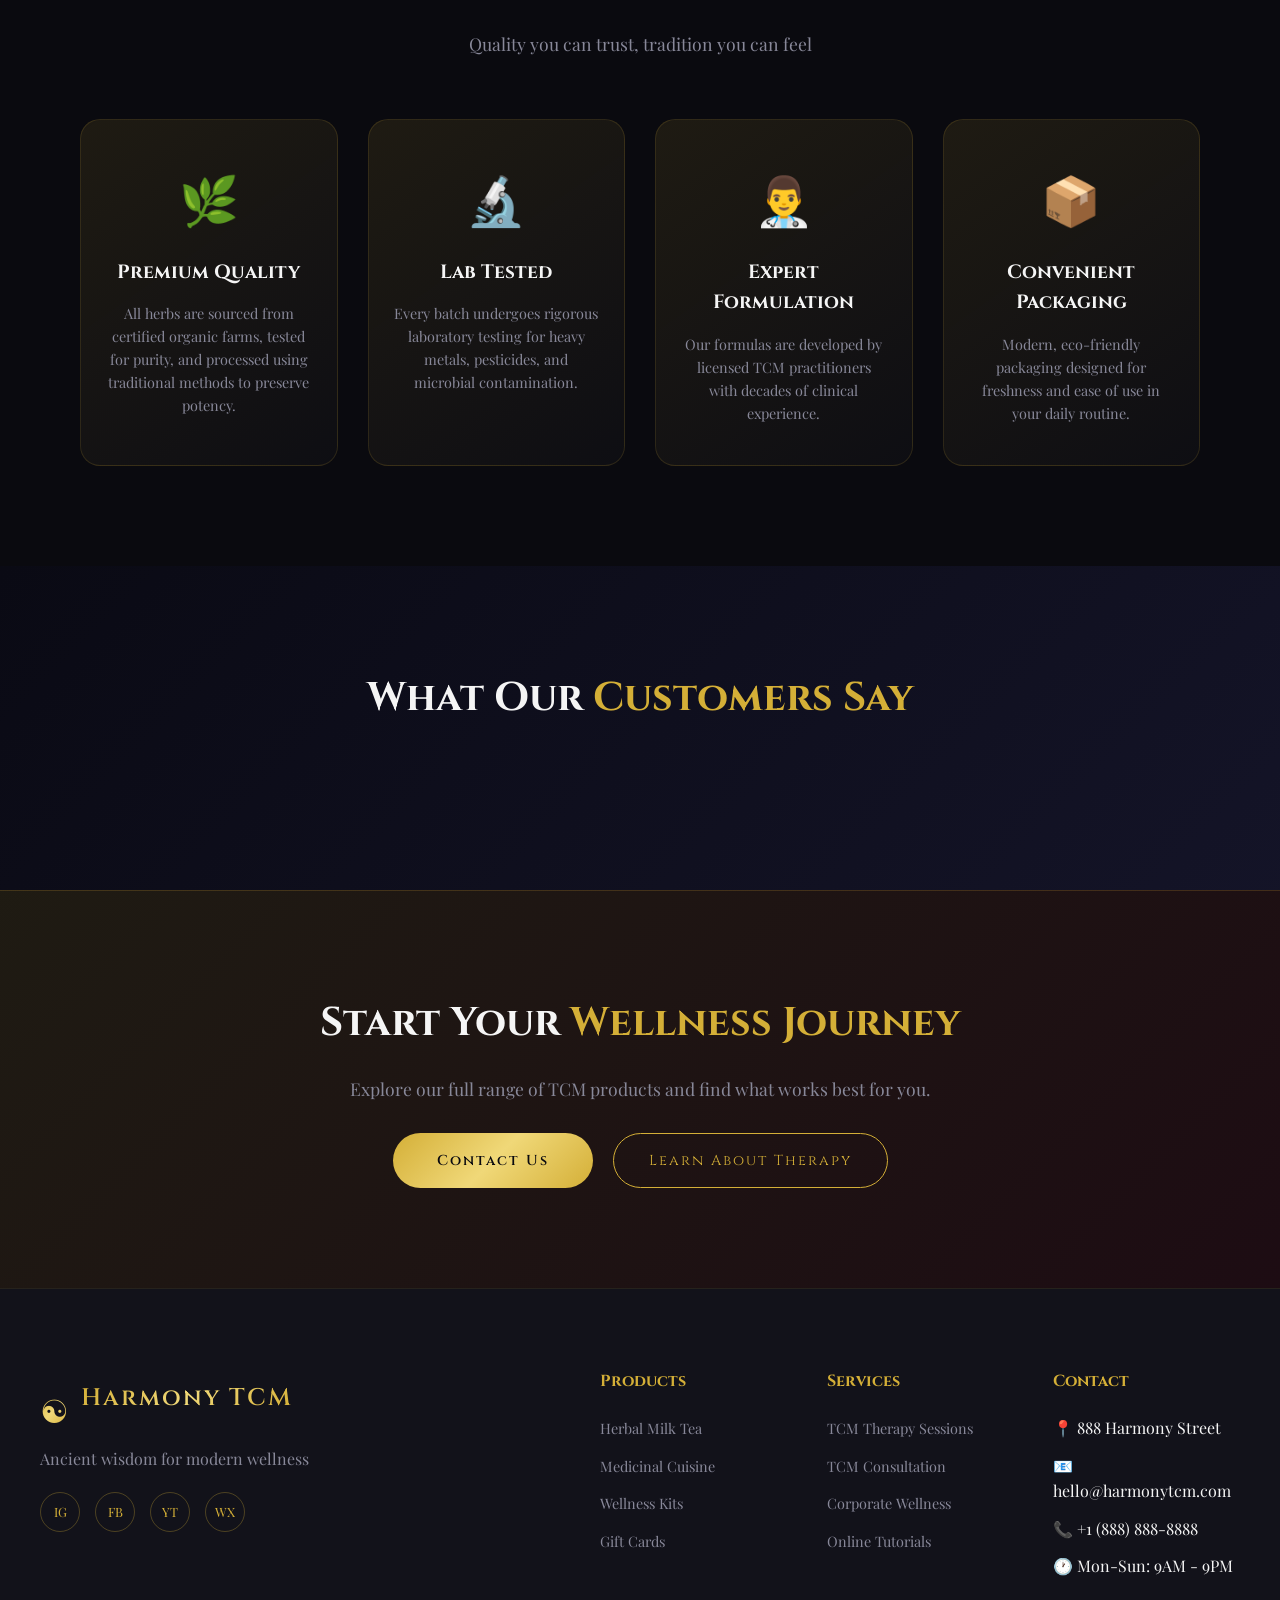
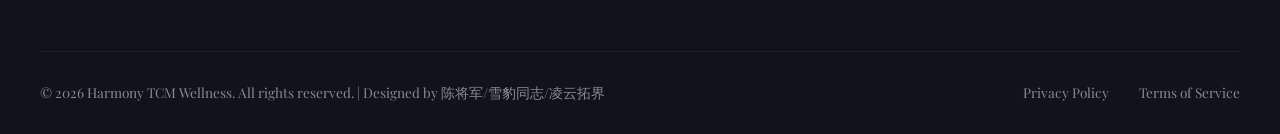
<file: products.html>
<!DOCTYPE html>
<html lang="en">
<head>
    <meta charset="UTF-8">
    <meta name="viewport" content="width=device-width, initial-scale=1.0">
    <title>Products | Harmony TCM Wellness</title>
    <link rel="preconnect" href="https://fonts.googleapis.com">
    <link rel="preconnect" href="https://fonts.gstatic.com" crossorigin>
    <link href="https://fonts.googleapis.com/css2?family=Cinzel:wght@400;600;800&family=Noto+Serif+SC:wght@400;600;700&family=Playfair+Display:ital,wght@0,400;0,600;1,400&display=swap" rel="stylesheet">
    <link rel="stylesheet" href="css/styles.css">
    <link rel="stylesheet" href="css/products.css">
    <script src="js/component-loader.js"></script>
</head>
<body>
    <!-- Particle Background -->
    <canvas id="particles-canvas"></canvas>
    
    <!-- Navigation Component -->
    <div data-component="navbar"></div>

    <!-- Hero Section -->
    <section class="products-hero">
        <div class="hero-content">
            <span class="section-tag">Our Products</span>
            <h1 class="hero-title">TCM <span class="accent">Wellness</span> Products</h1>
            <p class="hero-subtitle">Ancient wisdom meets modern convenience. Discover our carefully crafted Traditional Chinese Medicine products for your daily wellness routine.</p>
        </div>
    </section>

    <!-- Herbal Tea Section -->
    <section class="product-section">
        <div class="container">
            <div class="section-header">
                <h2>Herbal <span class="accent">Milk Tea</span></h2>
                <p class="section-intro">Traditional herbal blends infused with premium milk for modern wellness</p>
            </div>

            <div class="products-grid">
                <!-- Tea Product 1 -->
                <div class="product-card">
                    <div class="product-image">
                        <div class="image-placeholder tea-1">
                            <span class="product-icon">🍵</span>
                        </div>
                        <div class="product-badge">Best Seller</div>
                    </div>
                    <div class="product-info">
                        <h3>Goji Berry Milk Tea</h3>
                        <p class="product-subtitle">Immune-boosting antioxidant blend</p>
                        <div class="product-features">
                            <span class="feature">✓ Organic Goji</span>
                            <span class="feature">✓ Vitamin C Rich</span>
                            <span class="feature">✓ Energy Boost</span>
                        </div>
                        <div class="product-description">
                            <p>Premium goji berries blended with creamy milk and subtle sweetness. Rich in antioxidants, supports immune function and provides sustained energy without caffeine jitters.</p>
                        </div>
                        <div class="product-benefits">
                            <h4>Benefits:</h4>
                            <ul>
                                <li>Enhances immune system</li>
                                <li>Improves eye health</li>
                                <li>Promotes skin radiance</li>
                                <li>Increases energy levels</li>
                            </ul>
                        </div>
                        <div class="product-footer">
                            <div class="price">$12.99</div>
                            <button class="btn btn-primary" disabled style="opacity: 0.6; cursor: not-allowed;">Coming Soon</button>
                        </div>
                    </div>
                </div>

                <!-- Tea Product 2 -->
                <div class="product-card">
                    <div class="product-image">
                        <div class="image-placeholder tea-2">
                            <span class="product-icon">🍃</span>
                        </div>
                    </div>
                    <div class="product-info">
                        <h3>Ginseng Milk Tea</h3>
                        <p class="product-subtitle">Adaptogenic energy formula</p>
                        <div class="product-features">
                            <span class="feature">✓ Korean Ginseng</span>
                            <span class="feature">✓ Adaptogenic</span>
                            <span class="feature">✓ Focus Support</span>
                        </div>
                        <div class="product-description">
                            <p>Premium Korean ginseng root infused with smooth milk. Known for its adaptogenic properties, helps the body manage stress and enhances mental clarity and physical stamina.</p>
                        </div>
                        <div class="product-benefits">
                            <h4>Benefits:</h4>
                            <ul>
                                <li>Reduces stress and anxiety</li>
                                <li>Enhances cognitive function</li>
                                <li>Boosts physical endurance</li>
                                <li>Supports cardiovascular health</li>
                            </ul>
                        </div>
                        <div class="product-footer">
                            <div class="price">$14.99</div>
                            <button class="btn btn-primary" disabled style="opacity: 0.6; cursor: not-allowed;">Coming Soon</button>
                        </div>
                    </div>
                </div>

                <!-- Tea Product 3 -->
                <div class="product-card">
                    <div class="product-image">
                        <div class="image-placeholder tea-3">
                            <span class="product-icon">🌿</span>
                        </div>
                        <div class="product-badge">New</div>
                    </div>
                    <div class="product-info">
                        <h3>Chrysanthemum Milk Tea</h3>
                        <p class="product-subtitle">Cooling and detoxifying blend</p>
                        <div class="product-features">
                            <span class="feature">✓ Premium Flowers</span>
                            <span class="feature">✓ Liver Support</span>
                            <span class="feature">✓ Eye Health</span>
                        </div>
                        <div class="product-description">
                            <p>Hand-picked chrysanthemum flowers with creamy milk. Traditionally used to clear heat from the body, supports liver health, and promotes clear vision and calm mind.</p>
                        </div>
                        <div class="product-benefits">
                            <h4>Benefits:</h4>
                            <ul>
                                <li>Cools internal heat</li>
                                <li>Supports liver detoxification</li>
                                <li>Improves eye health</li>
                                <li>Promotes relaxation</li>
                            </ul>
                        </div>
                        <div class="product-footer">
                            <div class="price">$11.99</div>
                            <button class="btn btn-primary" disabled style="opacity: 0.6; cursor: not-allowed;">Coming Soon</button>
                        </div>
                    </div>
                </div>

                <!-- Tea Product 4 -->
                <div class="product-card">
                    <div class="product-image">
                        <div class="image-placeholder tea-4">
                            <span class="product-icon">🍵</span>
                        </div>
                    </div>
                    <div class="product-info">
                        <h3>Longan Milk Tea</h3>
                        <p class="product-subtitle">Nourishing blood tonic</p>
                        <div class="product-features">
                            <span class="feature">✓ Fresh Longan</span>
                            <span class="feature">✓ Iron Rich</span>
                            <span class="feature">✓ Calming</span>
                        </div>
                        <div class="product-description">
                            <p>Sweet longan fruit blended with creamy milk. Known in TCM for nourishing blood and calming the spirit. Perfect for relaxation and improving sleep quality.</p>
                        </div>
                        <div class="product-benefits">
                            <h4>Benefits:</h4>
                            <ul>
                                <li>Nourishes blood and qi</li>
                                <li>Improves sleep quality</li>
                                <li>Reduces anxiety</li>
                                <li>Supports heart health</li>
                            </ul>
                        </div>
                        <div class="product-footer">
                            <div class="price">$13.99</div>
                            <button class="btn btn-primary" disabled style="opacity: 0.6; cursor: not-allowed;">Coming Soon</button>
                        </div>
                    </div>
                </div>
            </div>
        </div>
    </section>

    <!-- Medicinal Cuisine Section -->
    <section class="product-section alternate">
        <div class="container">
            <div class="section-header">
                <h2>Medicinal <span class="accent">Cuisine</span></h2>
                <p class="section-intro">Healing foods that nourish your body from within</p>
            </div>

            <div class="products-grid">
                <!-- Cuisine Product 1 -->
                <div class="product-card">
                    <div class="product-image">
                        <div class="image-placeholder cuisine-1">
                            <span class="product-icon">🍲</span>
                        </div>
                        <div class="product-badge">Popular</div>
                    </div>
                    <div class="product-info">
                        <h3>Eight-Treasure Porridge</h3>
                        <p class="product-subtitle">Traditional nourishing rice porridge</p>
                        <div class="product-features">
                            <span class="feature">✓ 8 Tonic Herbs</span>
                            <span class="feature">✓ Easy to Digest</span>
                            <span class="feature">✓ Complete Nutrition</span>
                        </div>
                        <div class="product-description">
                            <p>A classic TCM formula combining eight precious ingredients: red dates, lotus seeds, longan, lily bulb, peanuts, walnuts, and more. Nourishes blood, strengthens spleen, and promotes overall vitality.</p>
                        </div>
                        <div class="product-benefits">
                            <h4>Benefits:</h4>
                            <ul>
                                <li>Nourishes blood and qi</li>
                                <li>Strengthens digestive system</li>
                                <li>Improves complexion</li>
                                <li>Boosts energy and vitality</li>
                            </ul>
                        </div>
                        <div class="product-footer">
                            <div class="price">$18.99</div>
                            <button class="btn btn-primary" disabled style="opacity: 0.6; cursor: not-allowed;">Coming Soon</button>
                        </div>
                    </div>
                </div>

                <!-- Cuisine Product 2 -->
                <div class="product-card">
                    <div class="product-image">
                        <div class="image-placeholder cuisine-2">
                            <span class="product-icon">🥣</span>
                        </div>
                    </div>
                    <div class="product-info">
                        <h3>Black Chicken Soup Mix</h3>
                        <p class="product-subtitle">Recovery and immune support formula</p>
                        <div class="product-features">
                            <span class="feature">✓ Premium Herbs</span>
                            <span class="feature">✓ Protein Rich</span>
                            <span class="feature">✓ Post-Illness Recovery</span>
                        </div>
                        <div class="product-description">
                            <p>Traditional herbal blend for black chicken soup. Includes astragalus, angelica, and other restorative herbs. Perfect for recovery from illness, postpartum care, or general immune support.</p>
                        </div>
                        <div class="product-benefits">
                            <h4>Benefits:</h4>
                            <ul>
                                <li>Accelerates recovery</li>
                                <li>Strengthens immune system</li>
                                <li>Replenishes qi and blood</li>
                                <li>Supports postpartum healing</li>
                            </ul>
                        </div>
                        <div class="product-footer">
                            <div class="price">$16.99</div>
                            <button class="btn btn-primary" disabled style="opacity: 0.6; cursor: not-allowed;">Coming Soon</button>
                        </div>
                    </div>
                </div>

                <!-- Cuisine Product 3 -->
                <div class="product-card">
                    <div class="product-image">
                        <div class="image-placeholder cuisine-3">
                            <span class="product-icon">🍵</span>
                        </div>
                        <div class="product-badge">Seasonal</div>
                    </div>
                    <div class="product-info">
                        <h3>Winter Warming Soup</h3>
                        <p class="product-subtitle">Yang-tonifying seasonal formula</p>
                        <div class="product-features">
                            <span class="feature">✓ Ginger & Cinnamon</span>
                            <span class="feature">✓ Warming Herbs</span>
                            <span class="feature">✓ Cold Season Support</span>
                        </div>
                        <div class="product-description">
                            <p>Warming herbal blend perfect for cold seasons. Contains ginger, cinnamon bark, and other yang-tonifying herbs. Warms the body, dispels cold, and supports circulation during winter months.</p>
                        </div>
                        <div class="product-benefits">
                            <h4>Benefits:</h4>
                            <ul>
                                <li>Warms the body</li>
                                <li>Improves circulation</li>
                                <li>Dispels internal cold</li>
                                <li>Supports respiratory health</li>
                            </ul>
                        </div>
                        <div class="product-footer">
                            <div class="price">$15.99</div>
                            <button class="btn btn-primary" disabled style="opacity: 0.6; cursor: not-allowed;">Coming Soon</button>
                        </div>
                    </div>
                </div>

                <!-- Cuisine Product 4 -->
                <div class="product-card">
                    <div class="product-image">
                        <div class="image-placeholder cuisine-4">
                            <span class="product-icon">🥣</span>
                        </div>
                    </div>
                    <div class="product-info">
                        <h3>Summer Cooling Soup</h3>
                        <p class="product-subtitle">Yin-nourishing seasonal formula</p>
                        <div class="product-features">
                            <span class="feature">✓ Mung Beans</span>
                            <span class="feature">✓ Lotus Root</span>
                            <span class="feature">✓ Heat-Clearing</span>
                        </div>
                        <div class="product-description">
                            <p>Refreshing herbal blend for hot summer days. Features mung beans, lotus root, and other cooling ingredients. Clears heat, promotes hydration, and maintains balance during summer.</p>
                        </div>
                        <div class="product-benefits">
                            <h4>Benefits:</h4>
                            <ul>
                                <li>Cools internal heat</li>
                                <li>Promotes hydration</li>
                                <li>Supports detoxification</li>
                                <li>Prevents summer ailments</li>
                            </ul>
                        </div>
                        <div class="product-footer">
                            <div class="price">$15.99</div>
                            <button class="btn btn-primary" disabled style="opacity: 0.6; cursor: not-allowed;">Coming Soon</button>
                        </div>
                    </div>
                </div>
            </div>
        </div>
    </section>

    <!-- Why Choose Us Section -->
    <section class="why-choose-us">
        <div class="container">
            <div class="section-header">
                <h2>Why Choose <span class="accent">Harmony TCM</span>?</h2>
                <p class="section-intro">Quality you can trust, tradition you can feel</p>
            </div>

            <div class="features-grid">
                <div class="feature-item">
                    <div class="feature-icon">🌿</div>
                    <h3>Premium Quality</h3>
                    <p>All herbs are sourced from certified organic farms, tested for purity, and processed using traditional methods to preserve potency.</p>
                </div>

                <div class="feature-item">
                    <div class="feature-icon">🔬</div>
                    <h3>Lab Tested</h3>
                    <p>Every batch undergoes rigorous laboratory testing for heavy metals, pesticides, and microbial contamination.</p>
                </div>

                <div class="feature-item">
                    <div class="feature-icon">👨‍⚕️</div>
                    <h3>Expert Formulation</h3>
                    <p>Our formulas are developed by licensed TCM practitioners with decades of clinical experience.</p>
                </div>

                <div class="feature-item">
                    <div class="feature-icon">📦</div>
                    <h3>Convenient Packaging</h3>
                    <p>Modern, eco-friendly packaging designed for freshness and ease of use in your daily routine.</p>
                </div>
            </div>
        </div>
    </section>

    <!-- Testimonials -->
    <section class="testimonials">
        <div class="container">
            <div class="section-header">
                <h2>What Our <span class="accent">Customers Say</span></h2>
            </div>

            <div class="testimonials-grid">
                <div class="testimonial-card">
                    <div class="testimonial-rating">★★★★★</div>
                    <p class="testimonial-text">"The Goji Berry Milk Tea has become my morning ritual. I feel more energized and my skin has never looked better!"</p>
                    <div class="testimonial-author">
                        <span class="author-name">Sarah M.</span>
                        <span class="author-location">New York</span>
                    </div>
                </div>

                <div class="testimonial-card">
                    <div class="testimonial-rating">★★★★★</div>
                    <p class="testimonial-text">"After recovering from flu, the Black Chicken Soup Mix helped me regain my strength faster than ever before."</p>
                    <div class="testimonial-author">
                        <span class="author-name">Michael L.</span>
                        <span class="author-location">Los Angeles</span>
                    </div>
                </div>

                <div class="testimonial-card">
                    <div class="testimonial-rating">★★★★★</div>
                    <p class="testimonial-text">"The Eight-Treasure Porridge is delicious and nutritious. My whole family loves it!"</p>
                    <div class="testimonial-author">
                        <span class="author-name">Emily K.</span>
                        <span class="author-location">Chicago</span>
                    </div>
                </div>
            </div>
        </div>
    </section>

    <!-- CTA Section -->
    <section class="products-cta">
        <div class="container">
            <h2>Start Your <span class="accent">Wellness Journey</span></h2>
            <p>Explore our full range of TCM products and find what works best for you.</p>
            <div class="cta-buttons">
                <a href="contact.html" class="btn btn-primary">Contact Us</a>
                <a href="therapy.html" class="btn btn-secondary">Learn About Therapy</a>
            </div>
        </div>
    </section>

    <!-- Footer Component -->
    <div data-component="footer"></div>

    <script src="js/script.js"></script>
    <script src="js/products.js"></script>
</body>
</html>
</file>
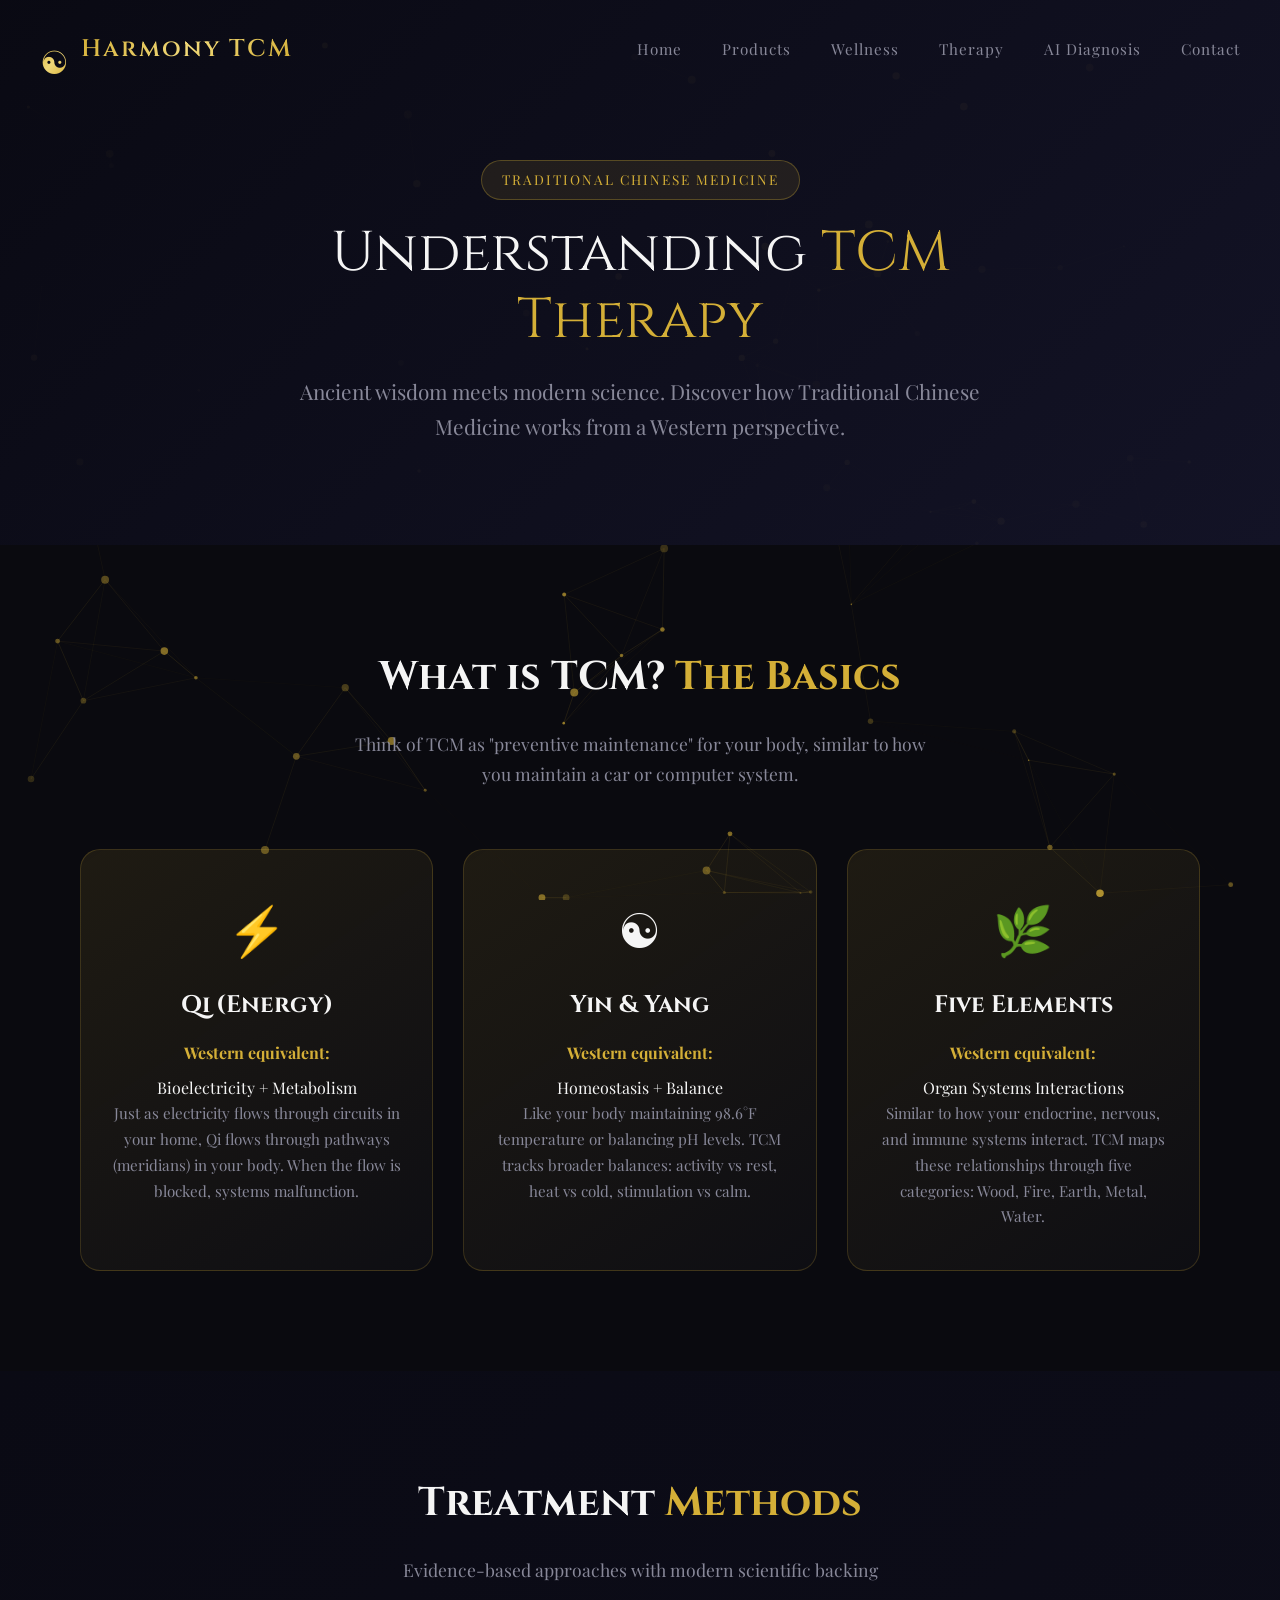
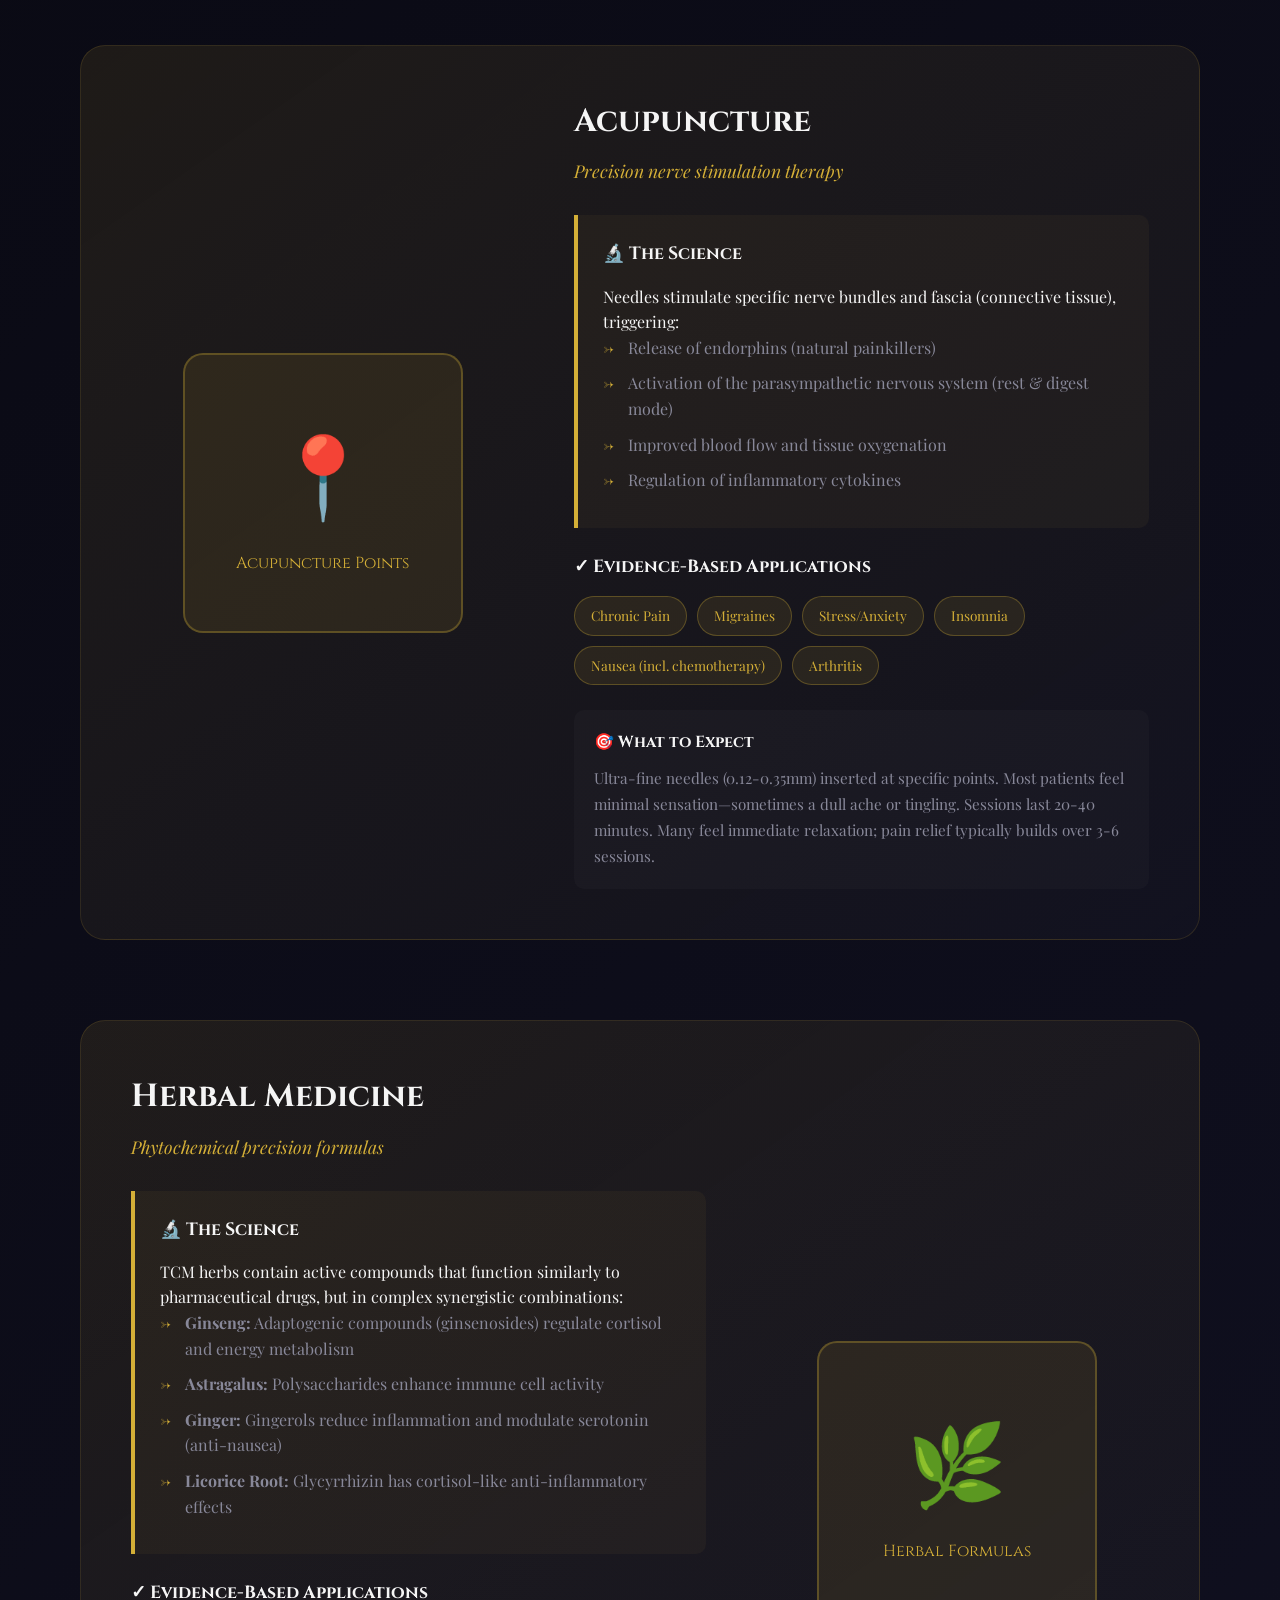
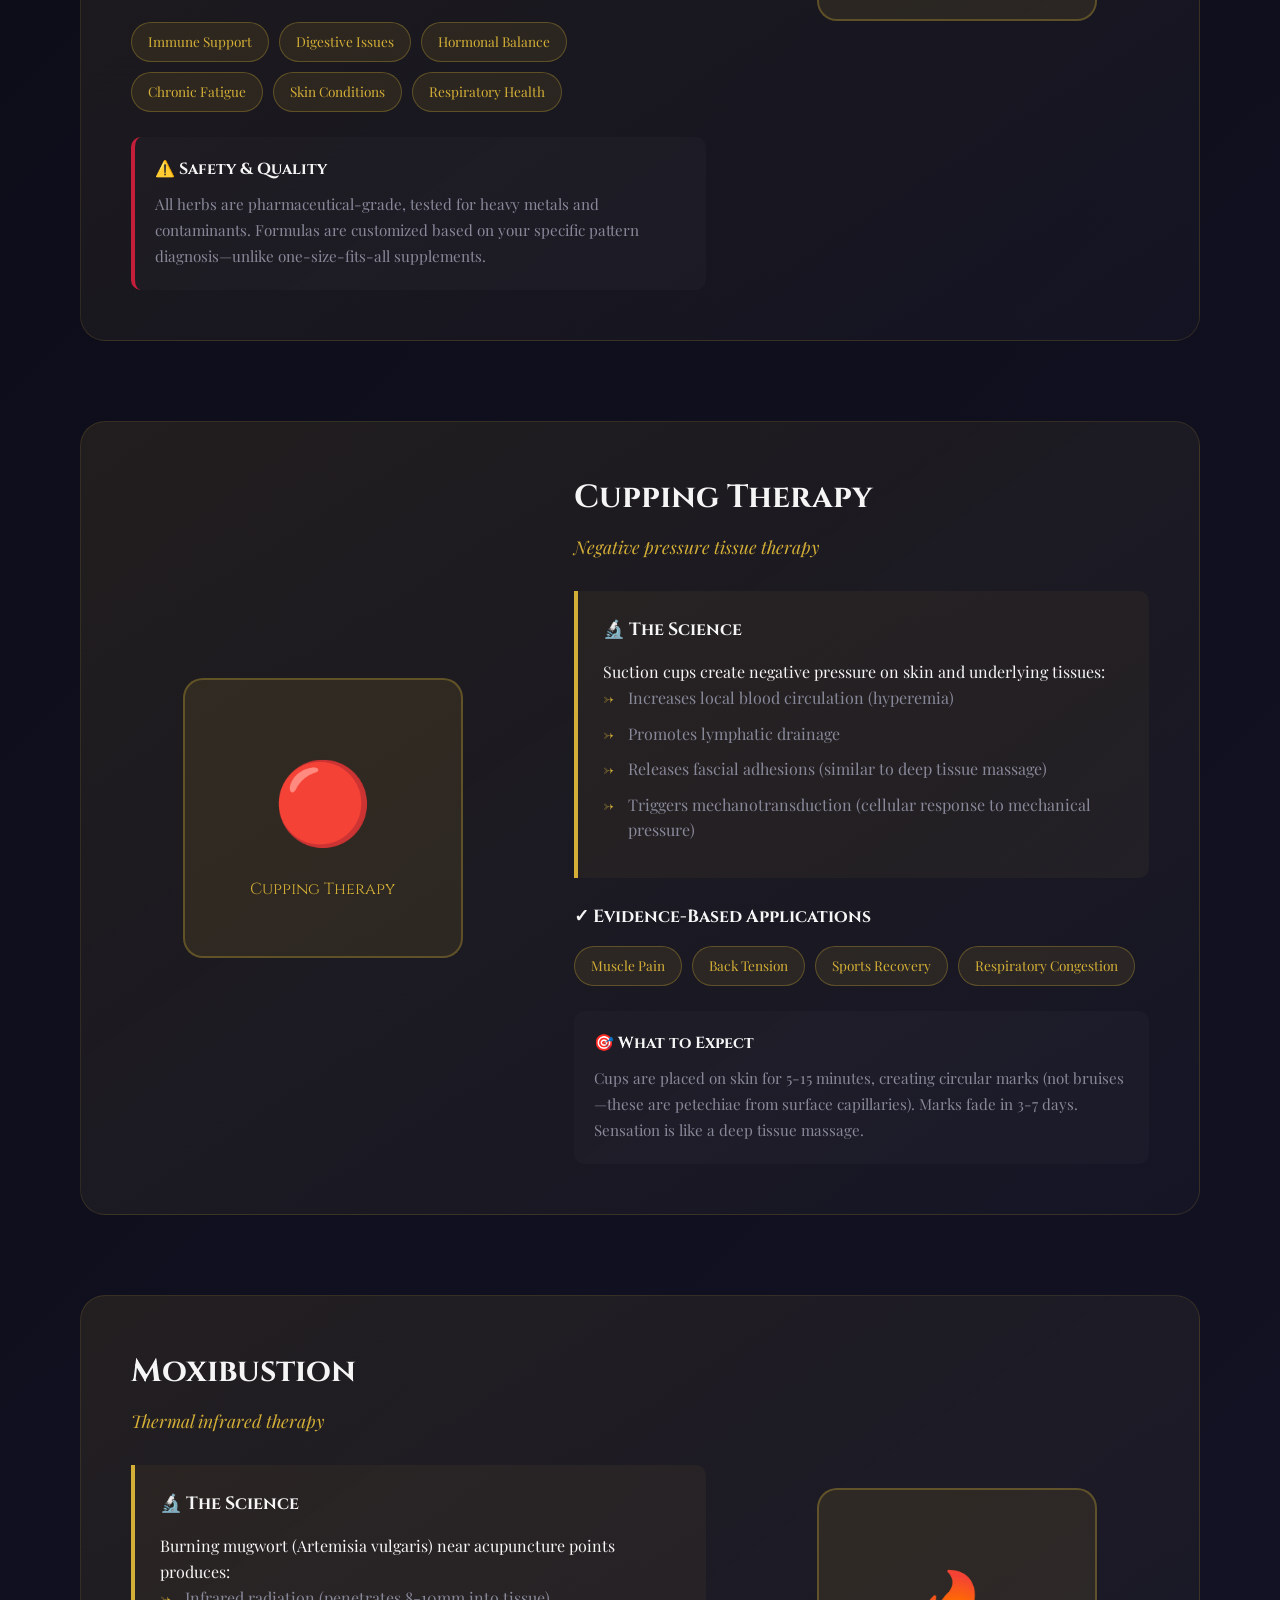
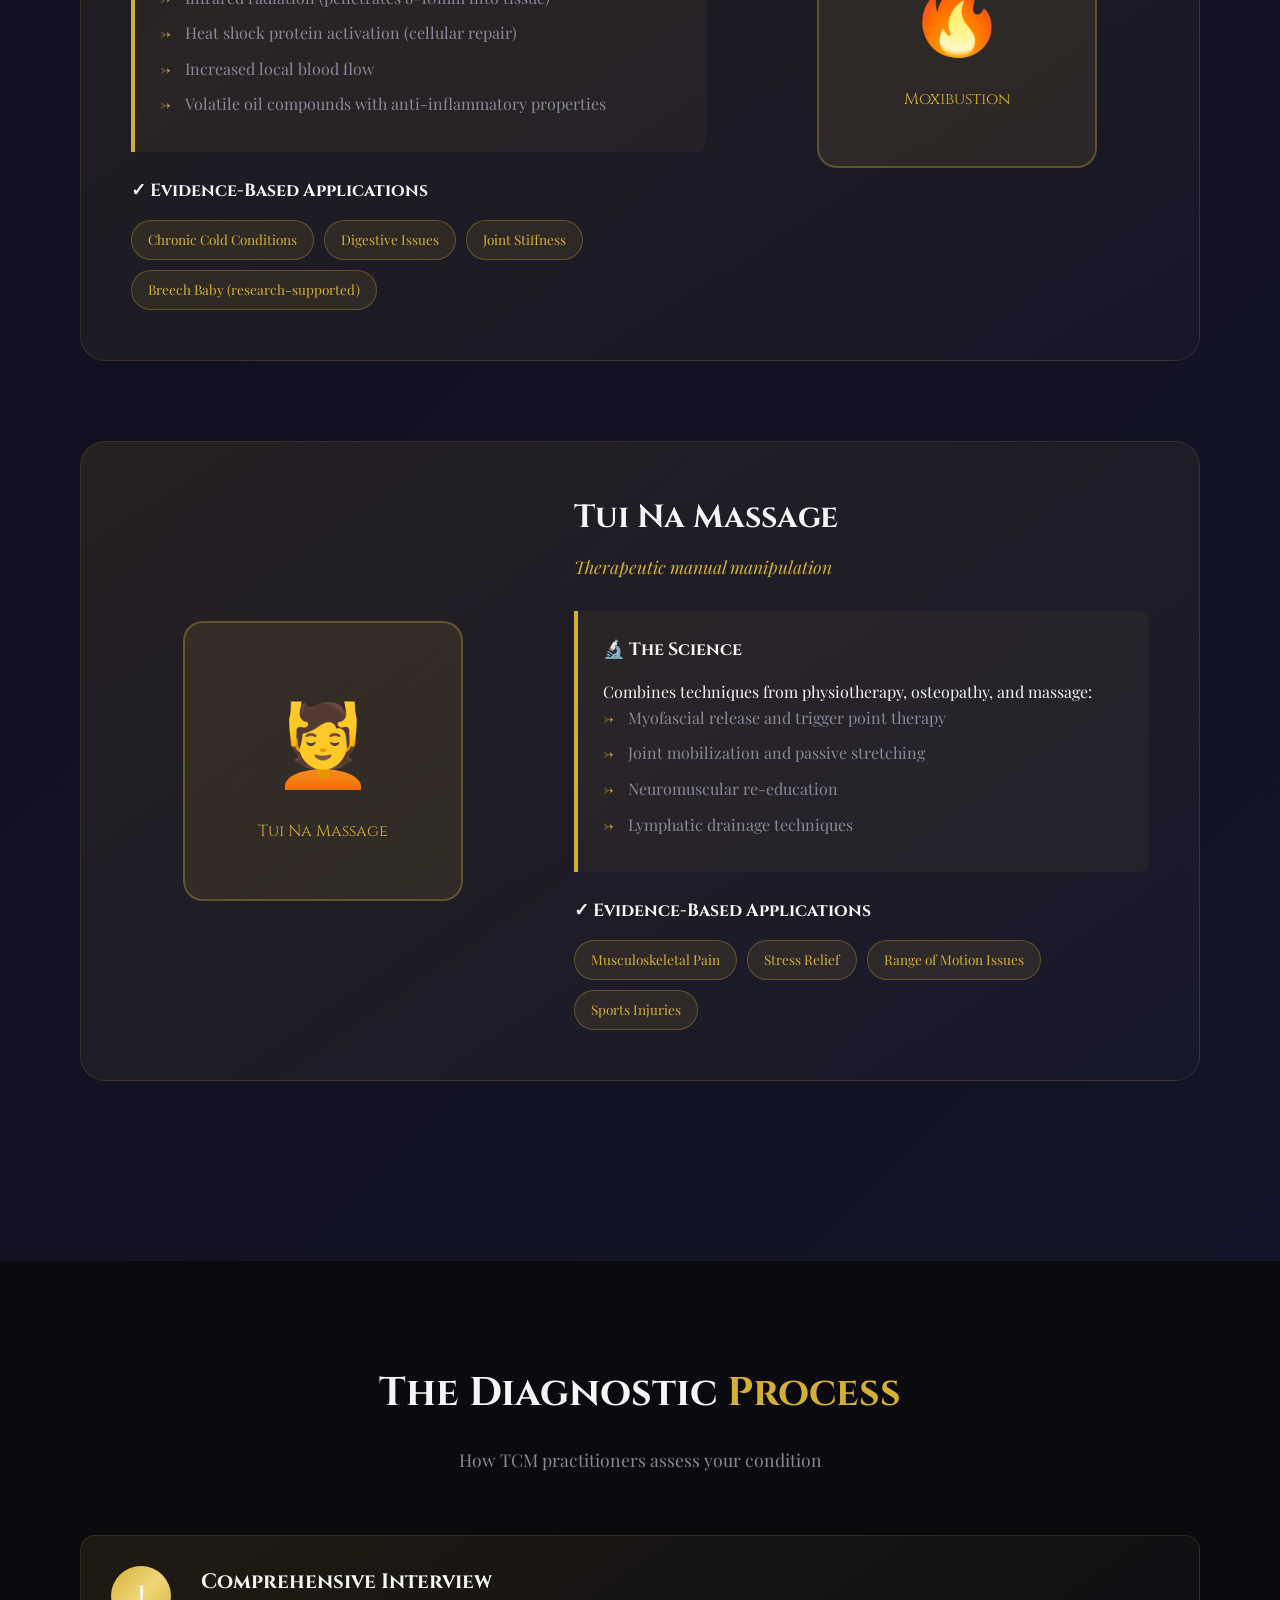
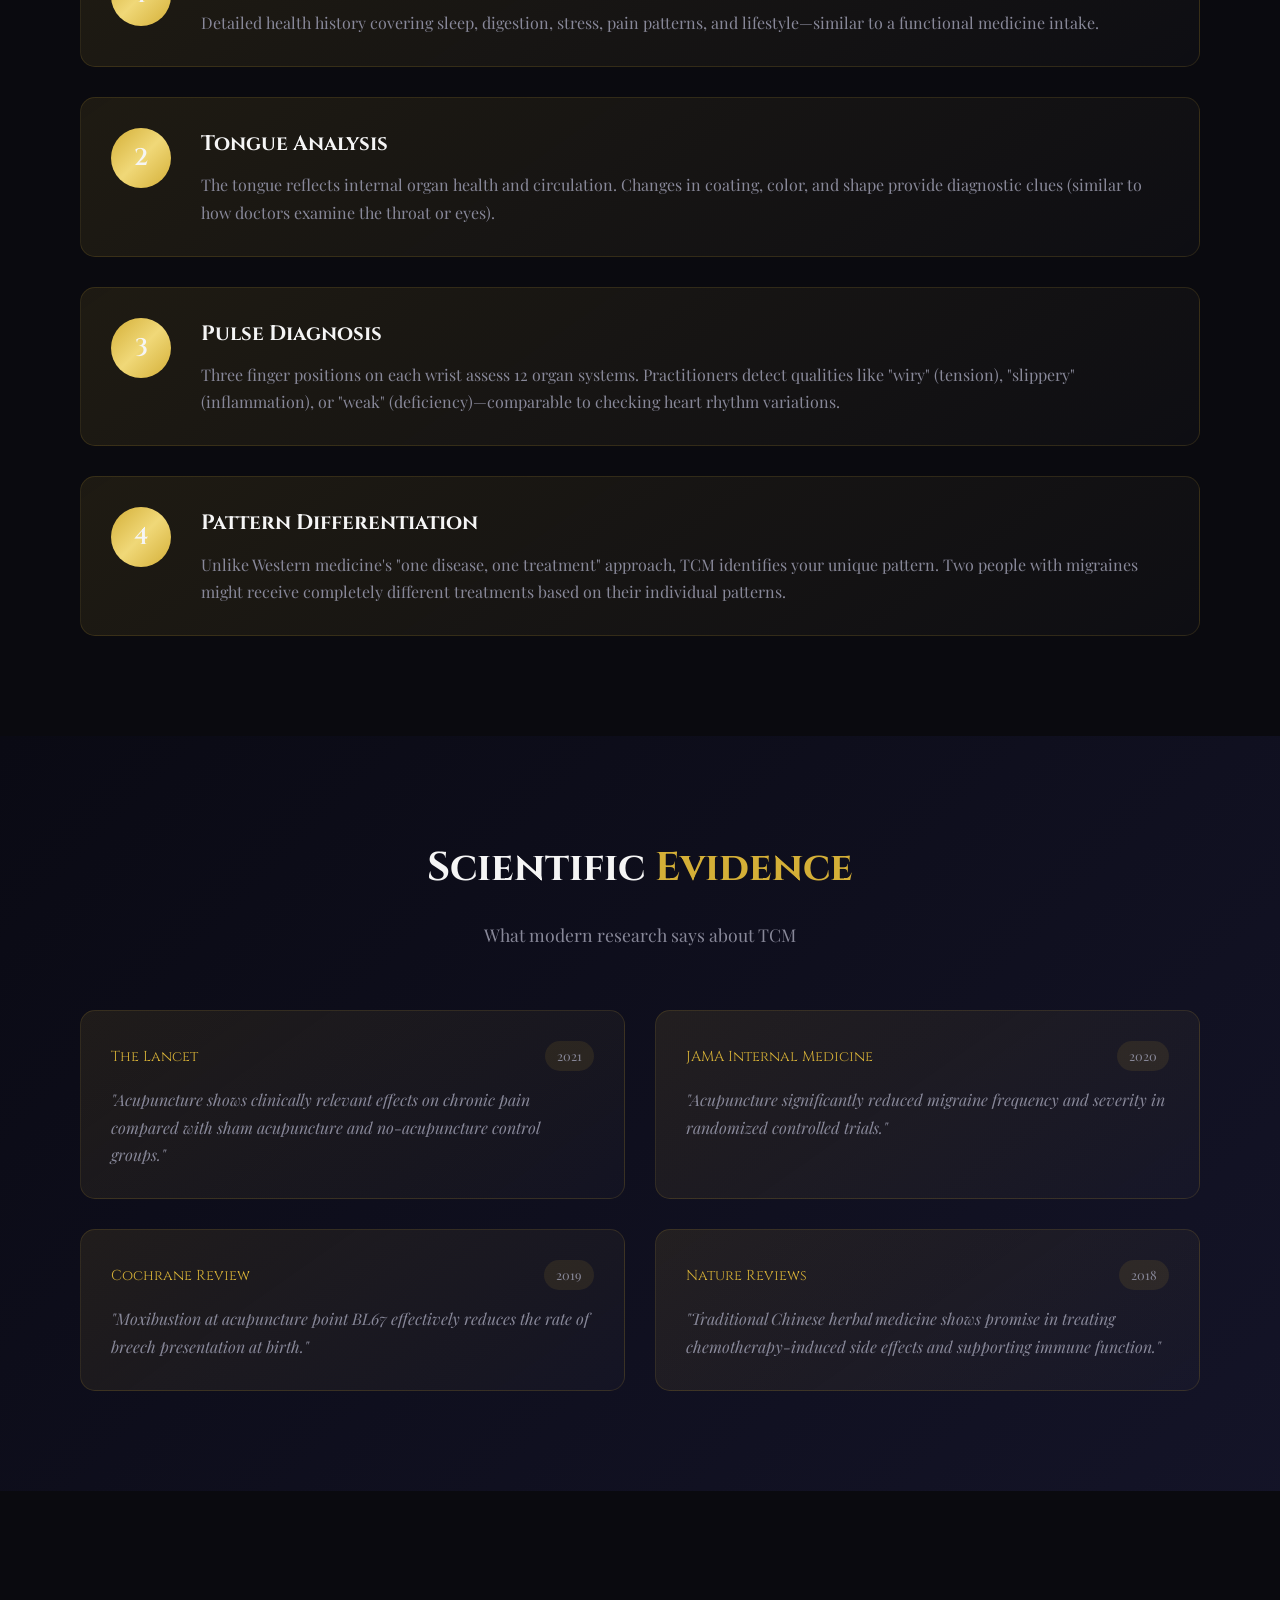
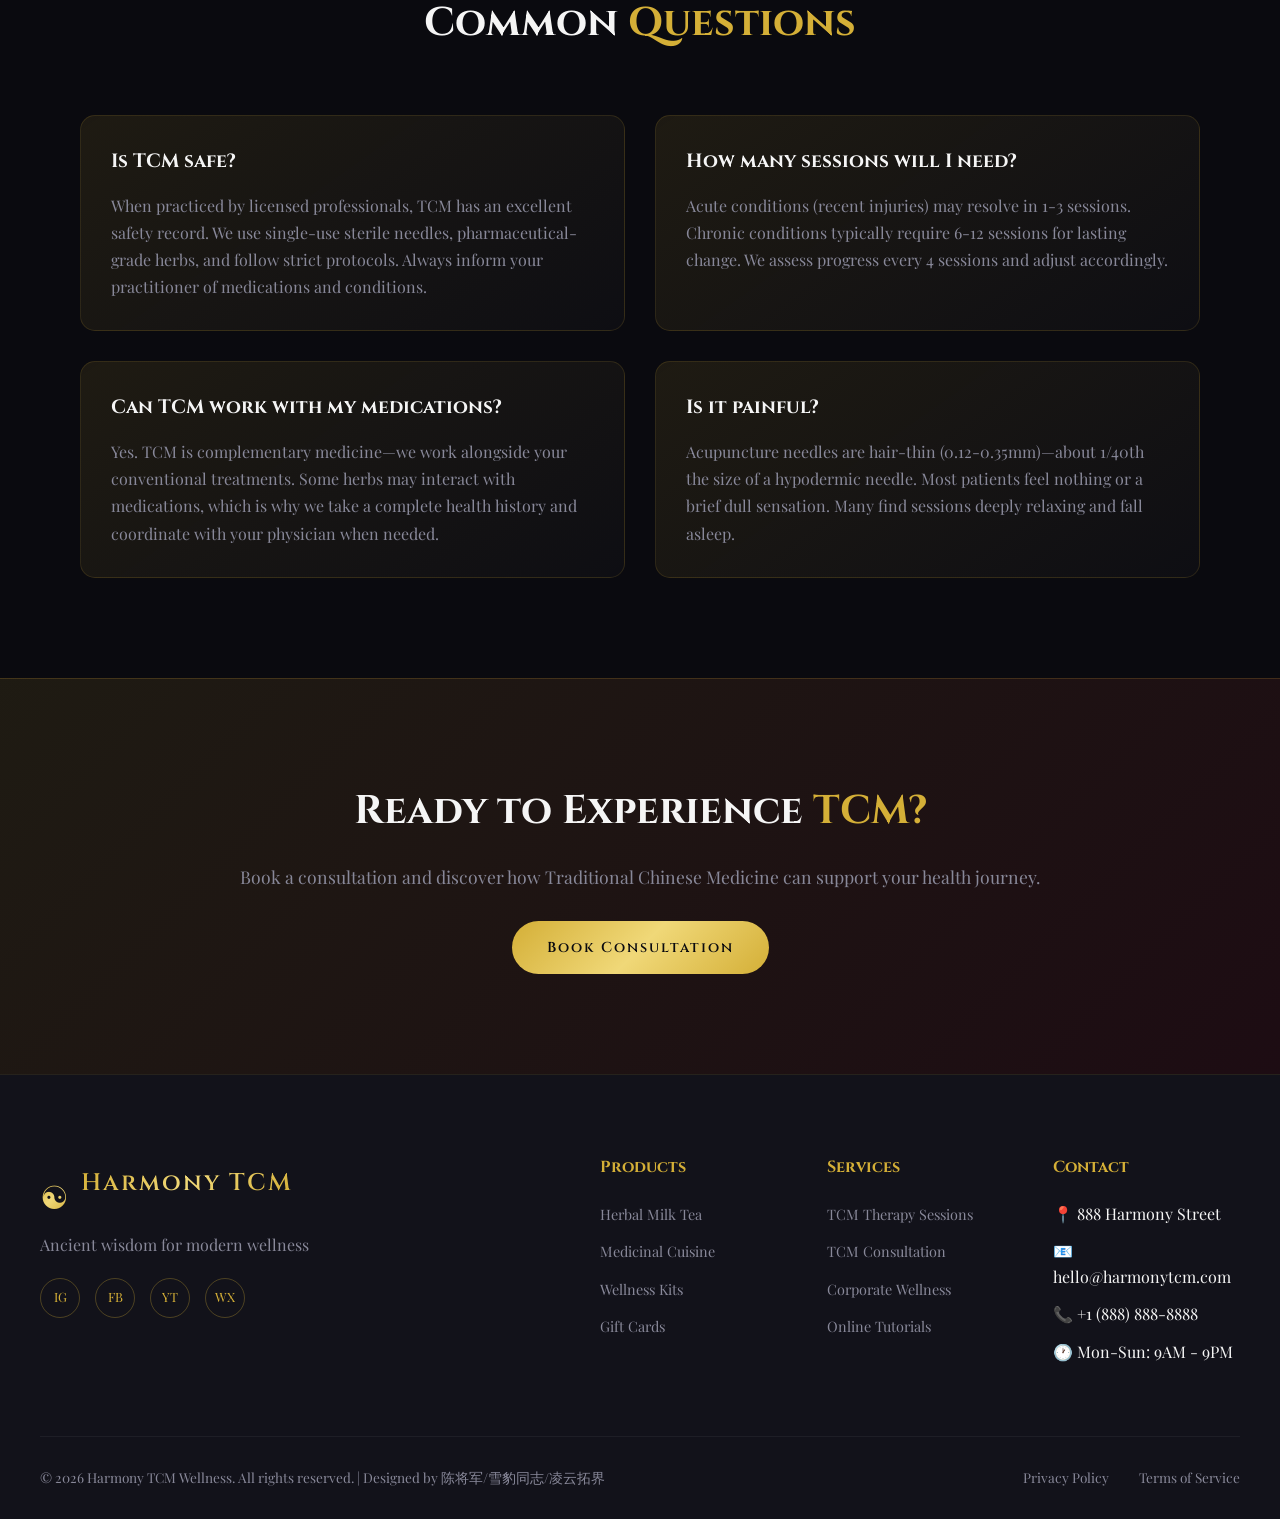
<file: therapy.html>
<!DOCTYPE html>
<html lang="en">
<head>
    <meta charset="UTF-8">
    <meta name="viewport" content="width=device-width, initial-scale=1.0">
    <title>TCM Therapy | Harmony TCM Wellness</title>
    <link rel="preconnect" href="https://fonts.googleapis.com">
    <link rel="preconnect" href="https://fonts.gstatic.com" crossorigin>
    <link href="https://fonts.googleapis.com/css2?family=Cinzel:wght@400;600;800&family=Noto+Serif+SC:wght@400;600;700&family=Playfair+Display:ital,wght@0,400;0,600;1,400&display=swap" rel="stylesheet">
    <link rel="stylesheet" href="css/styles.css">
    <link rel="stylesheet" href="css/therapy.css">
    <script src="js/component-loader.js"></script>
</head>
<body>
    <canvas id="particles-canvas"></canvas>
    
    <!-- Navigation Component -->
    <div data-component="navbar"></div>

    <!-- Hero Section -->
    <section class="therapy-hero">
        <div class="hero-content">
            <span class="section-tag">Traditional Chinese Medicine</span>
            <h1 class="hero-title">Understanding <span class="accent">TCM Therapy</span></h1>
            <p class="hero-subtitle">Ancient wisdom meets modern science. Discover how Traditional Chinese Medicine works from a Western perspective.</p>
        </div>
    </section>

    <!-- What is TCM Section -->
    <section class="what-is-tcm">
        <div class="container">
            <div class="section-header">
                <h2>What is TCM? <span class="accent">The Basics</span></h2>
                <p class="section-intro">Think of TCM as "preventive maintenance" for your body, similar to how you maintain a car or computer system.</p>
            </div>
            
            <div class="analogy-grid">
                <div class="analogy-card">
                    <div class="analogy-icon">⚡</div>
                    <h3>Qi (Energy)</h3>
                    <p><strong>Western equivalent:</strong> Bioelectricity + Metabolism</p>
                    <p class="analogy-desc">Just as electricity flows through circuits in your home, Qi flows through pathways (meridians) in your body. When the flow is blocked, systems malfunction.</p>
                </div>
                
                <div class="analogy-card">
                    <div class="analogy-icon">☯</div>
                    <h3>Yin & Yang</h3>
                    <p><strong>Western equivalent:</strong> Homeostasis + Balance</p>
                    <p class="analogy-desc">Like your body maintaining 98.6°F temperature or balancing pH levels. TCM tracks broader balances: activity vs rest, heat vs cold, stimulation vs calm.</p>
                </div>
                
                <div class="analogy-card">
                    <div class="analogy-icon">🌿</div>
                    <h3>Five Elements</h3>
                    <p><strong>Western equivalent:</strong> Organ Systems Interactions</p>
                    <p class="analogy-desc">Similar to how your endocrine, nervous, and immune systems interact. TCM maps these relationships through five categories: Wood, Fire, Earth, Metal, Water.</p>
                </div>
            </div>
        </div>
    </section>

    <!-- Treatment Methods -->
    <section class="treatment-methods">
        <div class="container">
            <div class="section-header">
                <h2>Treatment <span class="accent">Methods</span></h2>
                <p class="section-intro">Evidence-based approaches with modern scientific backing</p>
            </div>

            <!-- Acupuncture -->
            <div class="treatment-item">
                <div class="treatment-visual">
                    <div class="visual-placeholder acupuncture-visual">
                        <span class="visual-icon">📍</span>
                        <span class="visual-label">Acupuncture Points</span>
                    </div>
                </div>
                <div class="treatment-content">
                    <h3>Acupuncture</h3>
                    <p class="treatment-subtitle">Precision nerve stimulation therapy</p>
                    
                    <div class="science-box">
                        <h4>🔬 The Science</h4>
                        <p>Needles stimulate specific nerve bundles and fascia (connective tissue), triggering:</p>
                        <ul>
                            <li>Release of endorphins (natural painkillers)</li>
                            <li>Activation of the parasympathetic nervous system (rest & digest mode)</li>
                            <li>Improved blood flow and tissue oxygenation</li>
                            <li>Regulation of inflammatory cytokines</li>
                        </ul>
                    </div>
                    
                    <div class="conditions">
                        <h4>✓ Evidence-Based Applications</h4>
                        <div class="condition-tags">
                            <span class="tag">Chronic Pain</span>
                            <span class="tag">Migraines</span>
                            <span class="tag">Stress/Anxiety</span>
                            <span class="tag">Insomnia</span>
                            <span class="tag">Nausea (incl. chemotherapy)</span>
                            <span class="tag">Arthritis</span>
                        </div>
                    </div>
                    
                    <div class="what-to-expect">
                        <h4>🎯 What to Expect</h4>
                        <p>Ultra-fine needles (0.12-0.35mm) inserted at specific points. Most patients feel minimal sensation—sometimes a dull ache or tingling. Sessions last 20-40 minutes. Many feel immediate relaxation; pain relief typically builds over 3-6 sessions.</p>
                    </div>
                </div>
            </div>

            <!-- Herbal Medicine -->
            <div class="treatment-item reverse">
                <div class="treatment-visual">
                    <div class="visual-placeholder herbal-visual">
                        <span class="visual-icon">🌿</span>
                        <span class="visual-label">Herbal Formulas</span>
                    </div>
                </div>
                <div class="treatment-content">
                    <h3>Herbal Medicine</h3>
                    <p class="treatment-subtitle">Phytochemical precision formulas</p>
                    
                    <div class="science-box">
                        <h4>🔬 The Science</h4>
                        <p>TCM herbs contain active compounds that function similarly to pharmaceutical drugs, but in complex synergistic combinations:</p>
                        <ul>
                            <li><strong>Ginseng:</strong> Adaptogenic compounds (ginsenosides) regulate cortisol and energy metabolism</li>
                            <li><strong>Astragalus:</strong> Polysaccharides enhance immune cell activity</li>
                            <li><strong>Ginger:</strong> Gingerols reduce inflammation and modulate serotonin (anti-nausea)</li>
                            <li><strong>Licorice Root:</strong> Glycyrrhizin has cortisol-like anti-inflammatory effects</li>
                        </ul>
                    </div>
                    
                    <div class="conditions">
                        <h4>✓ Evidence-Based Applications</h4>
                        <div class="condition-tags">
                            <span class="tag">Immune Support</span>
                            <span class="tag">Digestive Issues</span>
                            <span class="tag">Hormonal Balance</span>
                            <span class="tag">Chronic Fatigue</span>
                            <span class="tag">Skin Conditions</span>
                            <span class="tag">Respiratory Health</span>
                        </div>
                    </div>
                    
                    <div class="safety-note">
                        <h4>⚠️ Safety & Quality</h4>
                        <p>All herbs are pharmaceutical-grade, tested for heavy metals and contaminants. Formulas are customized based on your specific pattern diagnosis—unlike one-size-fits-all supplements.</p>
                    </div>
                </div>
            </div>

            <!-- Cupping -->
            <div class="treatment-item">
                <div class="treatment-visual">
                    <div class="visual-placeholder cupping-visual">
                        <span class="visual-icon">🔴</span>
                        <span class="visual-label">Cupping Therapy</span>
                    </div>
                </div>
                <div class="treatment-content">
                    <h3>Cupping Therapy</h3>
                    <p class="treatment-subtitle">Negative pressure tissue therapy</p>
                    
                    <div class="science-box">
                        <h4>🔬 The Science</h4>
                        <p>Suction cups create negative pressure on skin and underlying tissues:</p>
                        <ul>
                            <li>Increases local blood circulation (hyperemia)</li>
                            <li>Promotes lymphatic drainage</li>
                            <li>Releases fascial adhesions (similar to deep tissue massage)</li>
                            <li>Triggers mechanotransduction (cellular response to mechanical pressure)</li>
                        </ul>
                    </div>
                    
                    <div class="conditions">
                        <h4>✓ Evidence-Based Applications</h4>
                        <div class="condition-tags">
                            <span class="tag">Muscle Pain</span>
                            <span class="tag">Back Tension</span>
                            <span class="tag">Sports Recovery</span>
                            <span class="tag">Respiratory Congestion</span>
                        </div>
                    </div>
                    
                    <div class="what-to-expect">
                        <h4>🎯 What to Expect</h4>
                        <p>Cups are placed on skin for 5-15 minutes, creating circular marks (not bruises—these are petechiae from surface capillaries). Marks fade in 3-7 days. Sensation is like a deep tissue massage.</p>
                    </div>
                </div>
            </div>

            <!-- Moxibustion -->
            <div class="treatment-item reverse">
                <div class="treatment-visual">
                    <div class="visual-placeholder moxa-visual">
                        <span class="visual-icon">🔥</span>
                        <span class="visual-label">Moxibustion</span>
                    </div>
                </div>
                <div class="treatment-content">
                    <h3>Moxibustion</h3>
                    <p class="treatment-subtitle">Thermal infrared therapy</p>
                    
                    <div class="science-box">
                        <h4>🔬 The Science</h4>
                        <p>Burning mugwort (Artemisia vulgaris) near acupuncture points produces:</p>
                        <ul>
                            <li>Infrared radiation (penetrates 8-10mm into tissue)</li>
                            <li>Heat shock protein activation (cellular repair)</li>
                            <li>Increased local blood flow</li>
                            <li>Volatile oil compounds with anti-inflammatory properties</li>
                        </ul>
                    </div>
                    
                    <div class="conditions">
                        <h4>✓ Evidence-Based Applications</h4>
                        <div class="condition-tags">
                            <span class="tag">Chronic Cold Conditions</span>
                            <span class="tag">Digestive Issues</span>
                            <span class="tag">Joint Stiffness</span>
                            <span class="tag">Breech Baby (research-supported)</span>
                        </div>
                    </div>
                </div>
            </div>

            <!-- Tui Na Massage -->
            <div class="treatment-item">
                <div class="treatment-visual">
                    <div class="visual-placeholder tuina-visual">
                        <span class="visual-icon">💆</span>
                        <span class="visual-label">Tui Na Massage</span>
                    </div>
                </div>
                <div class="treatment-content">
                    <h3>Tui Na Massage</h3>
                    <p class="treatment-subtitle">Therapeutic manual manipulation</p>
                    
                    <div class="science-box">
                        <h4>🔬 The Science</h4>
                        <p>Combines techniques from physiotherapy, osteopathy, and massage:</p>
                        <ul>
                            <li>Myofascial release and trigger point therapy</li>
                            <li>Joint mobilization and passive stretching</li>
                            <li>Neuromuscular re-education</li>
                            <li>Lymphatic drainage techniques</li>
                        </ul>
                    </div>
                    
                    <div class="conditions">
                        <h4>✓ Evidence-Based Applications</h4>
                        <div class="condition-tags">
                            <span class="tag">Musculoskeletal Pain</span>
                            <span class="tag">Stress Relief</span>
                            <span class="tag">Range of Motion Issues</span>
                            <span class="tag">Sports Injuries</span>
                        </div>
                    </div>
                </div>
            </div>
        </div>
    </section>

    <!-- The Diagnostic Process -->
    <section class="diagnostic-process">
        <div class="container">
            <div class="section-header">
                <h2>The Diagnostic <span class="accent">Process</span></h2>
                <p class="section-intro">How TCM practitioners assess your condition</p>
            </div>
            
            <div class="process-timeline">
                <div class="process-step">
                    <div class="step-number">1</div>
                    <div class="step-content">
                        <h3>Comprehensive Interview</h3>
                        <p>Detailed health history covering sleep, digestion, stress, pain patterns, and lifestyle—similar to a functional medicine intake.</p>
                    </div>
                </div>
                
                <div class="process-step">
                    <div class="step-number">2</div>
                    <div class="step-content">
                        <h3>Tongue Analysis</h3>
                        <p>The tongue reflects internal organ health and circulation. Changes in coating, color, and shape provide diagnostic clues (similar to how doctors examine the throat or eyes).</p>
                    </div>
                </div>
                
                <div class="process-step">
                    <div class="step-number">3</div>
                    <div class="step-content">
                        <h3>Pulse Diagnosis</h3>
                        <p>Three finger positions on each wrist assess 12 organ systems. Practitioners detect qualities like "wiry" (tension), "slippery" (inflammation), or "weak" (deficiency)—comparable to checking heart rhythm variations.</p>
                    </div>
                </div>
                
                <div class="process-step">
                    <div class="step-number">4</div>
                    <div class="step-content">
                        <h3>Pattern Differentiation</h3>
                        <p>Unlike Western medicine's "one disease, one treatment" approach, TCM identifies your unique pattern. Two people with migraines might receive completely different treatments based on their individual patterns.</p>
                    </div>
                </div>
            </div>
        </div>
    </section>

    <!-- Evidence & Research -->
    <section class="evidence-section">
        <div class="container">
            <div class="section-header">
                <h2>Scientific <span class="accent">Evidence</span></h2>
                <p class="section-intro">What modern research says about TCM</p>
            </div>
            
            <div class="evidence-grid">
                <div class="evidence-card">
                    <div class="evidence-header">
                        <span class="journal">The Lancet</span>
                        <span class="year">2021</span>
                    </div>
                    <p>"Acupuncture shows clinically relevant effects on chronic pain compared with sham acupuncture and no-acupuncture control groups."</p>
                </div>
                
                <div class="evidence-card">
                    <div class="evidence-header">
                        <span class="journal">JAMA Internal Medicine</span>
                        <span class="year">2020</span>
                    </div>
                    <p>"Acupuncture significantly reduced migraine frequency and severity in randomized controlled trials."</p>
                </div>
                
                <div class="evidence-card">
                    <div class="evidence-header">
                        <span class="journal">Cochrane Review</span>
                        <span class="year">2019</span>
                    </div>
                    <p>"Moxibustion at acupuncture point BL67 effectively reduces the rate of breech presentation at birth."</p>
                </div>
                
                <div class="evidence-card">
                    <div class="evidence-header">
                        <span class="journal">Nature Reviews</span>
                        <span class="year">2018</span>
                    </div>
                    <p>"Traditional Chinese herbal medicine shows promise in treating chemotherapy-induced side effects and supporting immune function."</p>
                </div>
            </div>
        </div>
    </section>

    <!-- FAQ Section -->
    <section class="faq-section">
        <div class="container">
            <div class="section-header">
                <h2>Common <span class="accent">Questions</span></h2>
            </div>
            
            <div class="faq-grid">
                <div class="faq-item">
                    <h3>Is TCM safe?</h3>
                    <p>When practiced by licensed professionals, TCM has an excellent safety record. We use single-use sterile needles, pharmaceutical-grade herbs, and follow strict protocols. Always inform your practitioner of medications and conditions.</p>
                </div>
                
                <div class="faq-item">
                    <h3>How many sessions will I need?</h3>
                    <p>Acute conditions (recent injuries) may resolve in 1-3 sessions. Chronic conditions typically require 6-12 sessions for lasting change. We assess progress every 4 sessions and adjust accordingly.</p>
                </div>
                
                <div class="faq-item">
                    <h3>Can TCM work with my medications?</h3>
                    <p>Yes. TCM is complementary medicine—we work alongside your conventional treatments. Some herbs may interact with medications, which is why we take a complete health history and coordinate with your physician when needed.</p>
                </div>
                
                <div class="faq-item">
                    <h3>Is it painful?</h3>
                    <p>Acupuncture needles are hair-thin (0.12-0.35mm)—about 1/40th the size of a hypodermic needle. Most patients feel nothing or a brief dull sensation. Many find sessions deeply relaxing and fall asleep.</p>
                </div>
            </div>
        </div>
    </section>

    <!-- CTA Section -->
    <section class="therapy-cta">
        <div class="container">
            <h2>Ready to Experience <span class="accent">TCM?</span></h2>
            <p>Book a consultation and discover how Traditional Chinese Medicine can support your health journey.</p>
            <a href="contact.html" class="btn btn-primary">Book Consultation</a>
        </div>
    </section>

    <!-- Footer Component -->
    <div data-component="footer"></div>

    <script src="js/script.js"></script>
    <script src="js/therapy.js"></script>
</body>
</html>
</file>
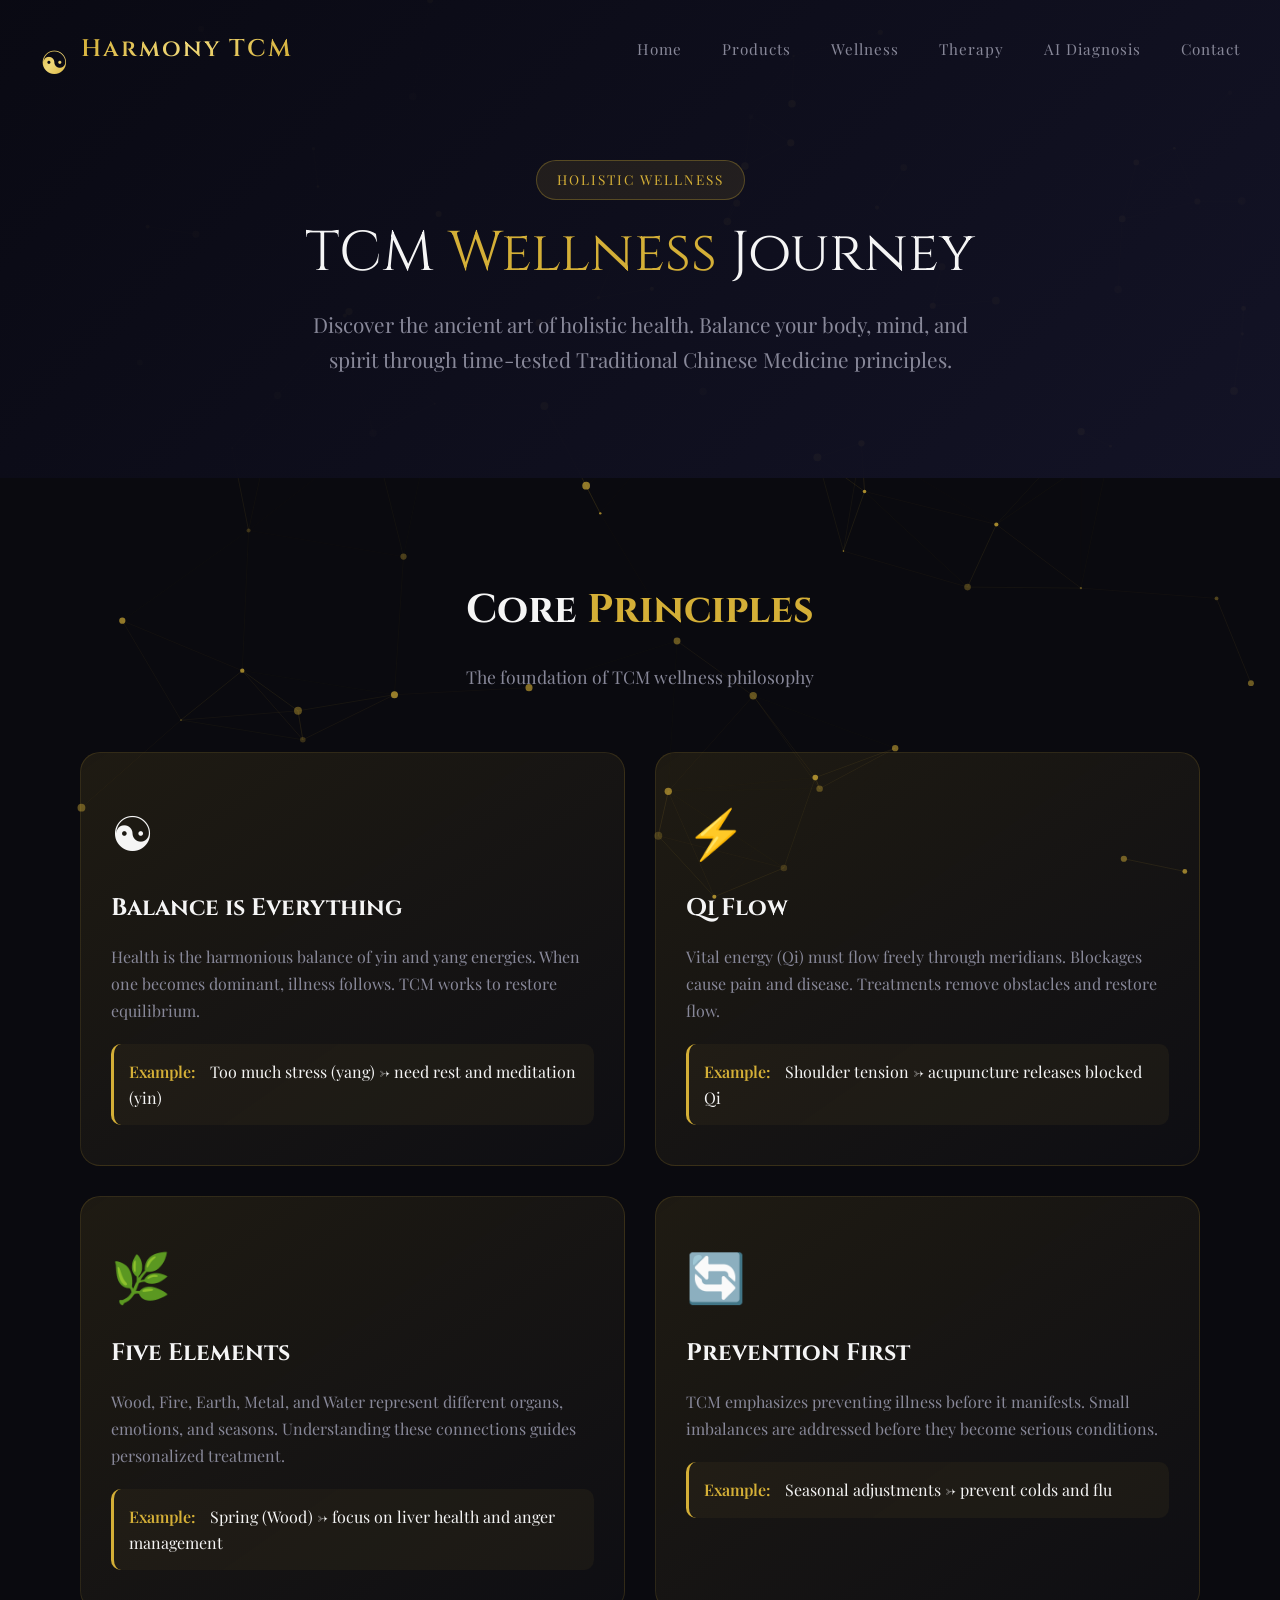
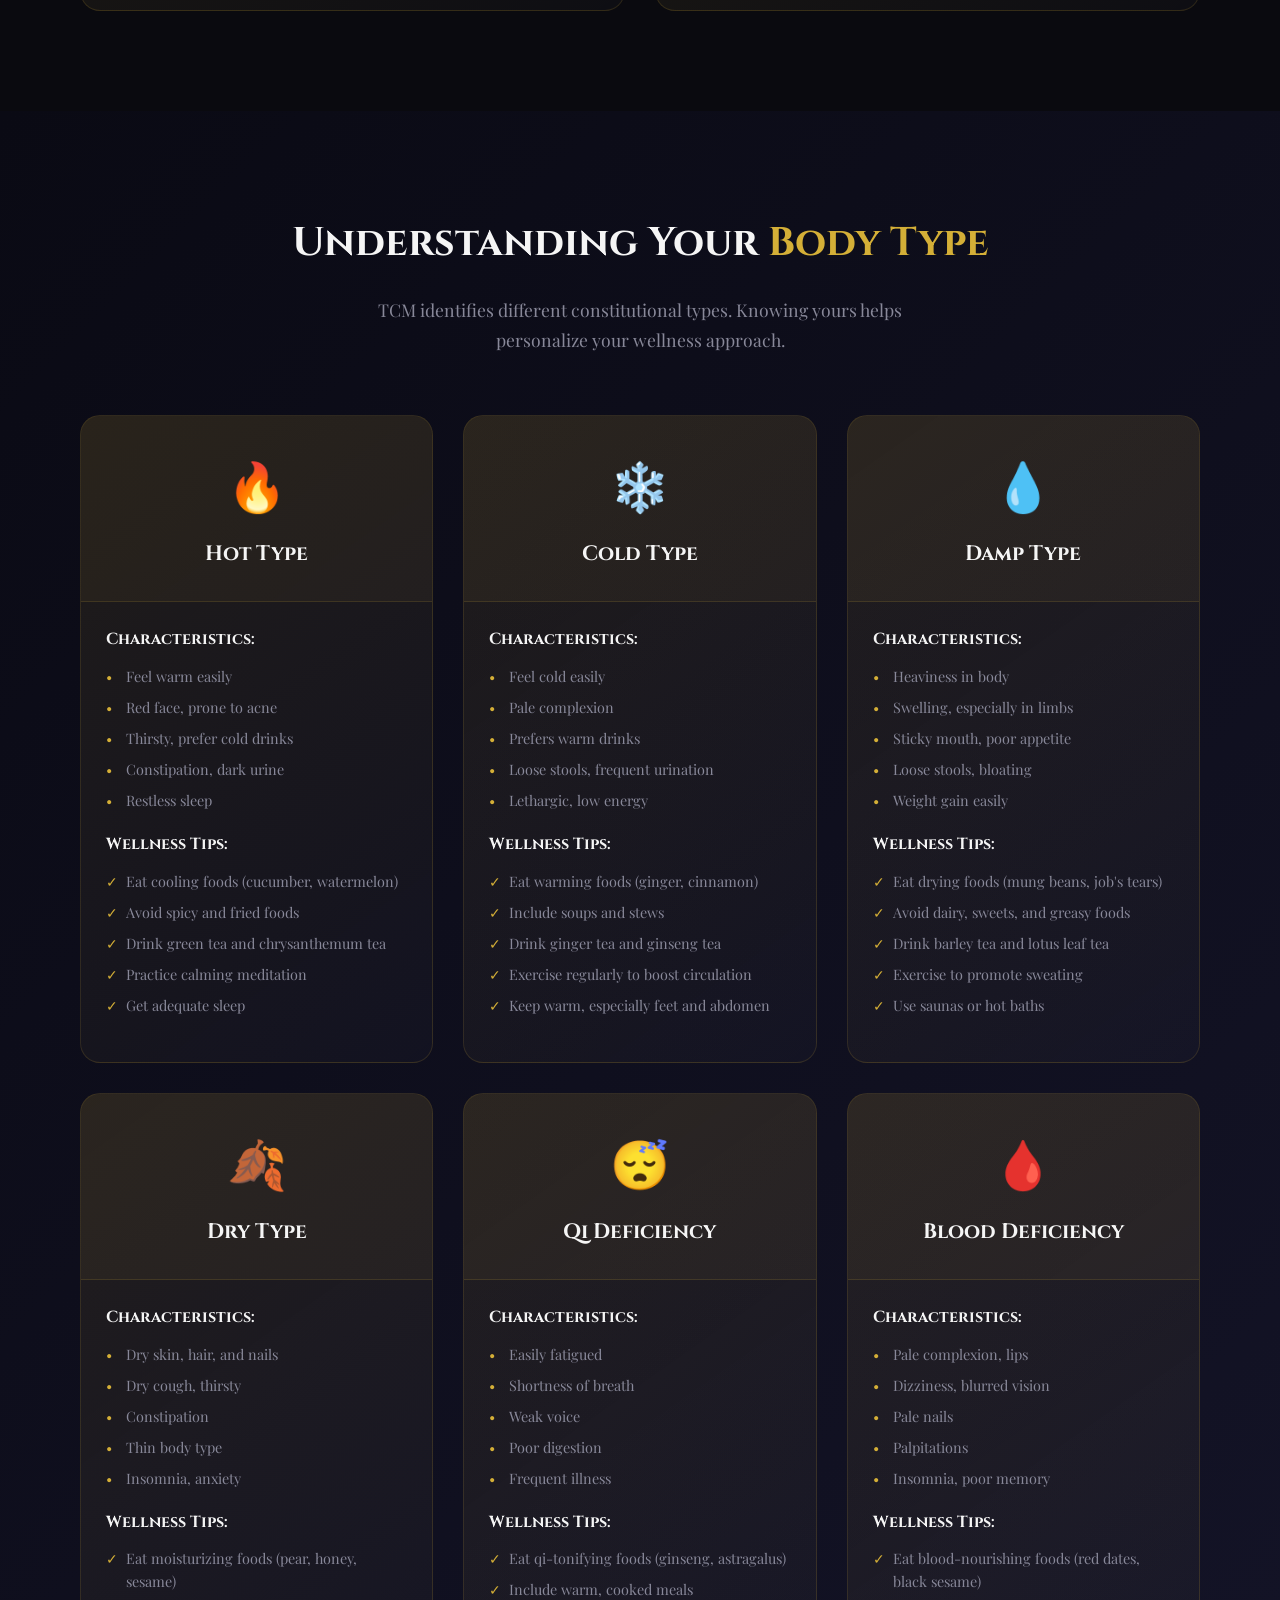
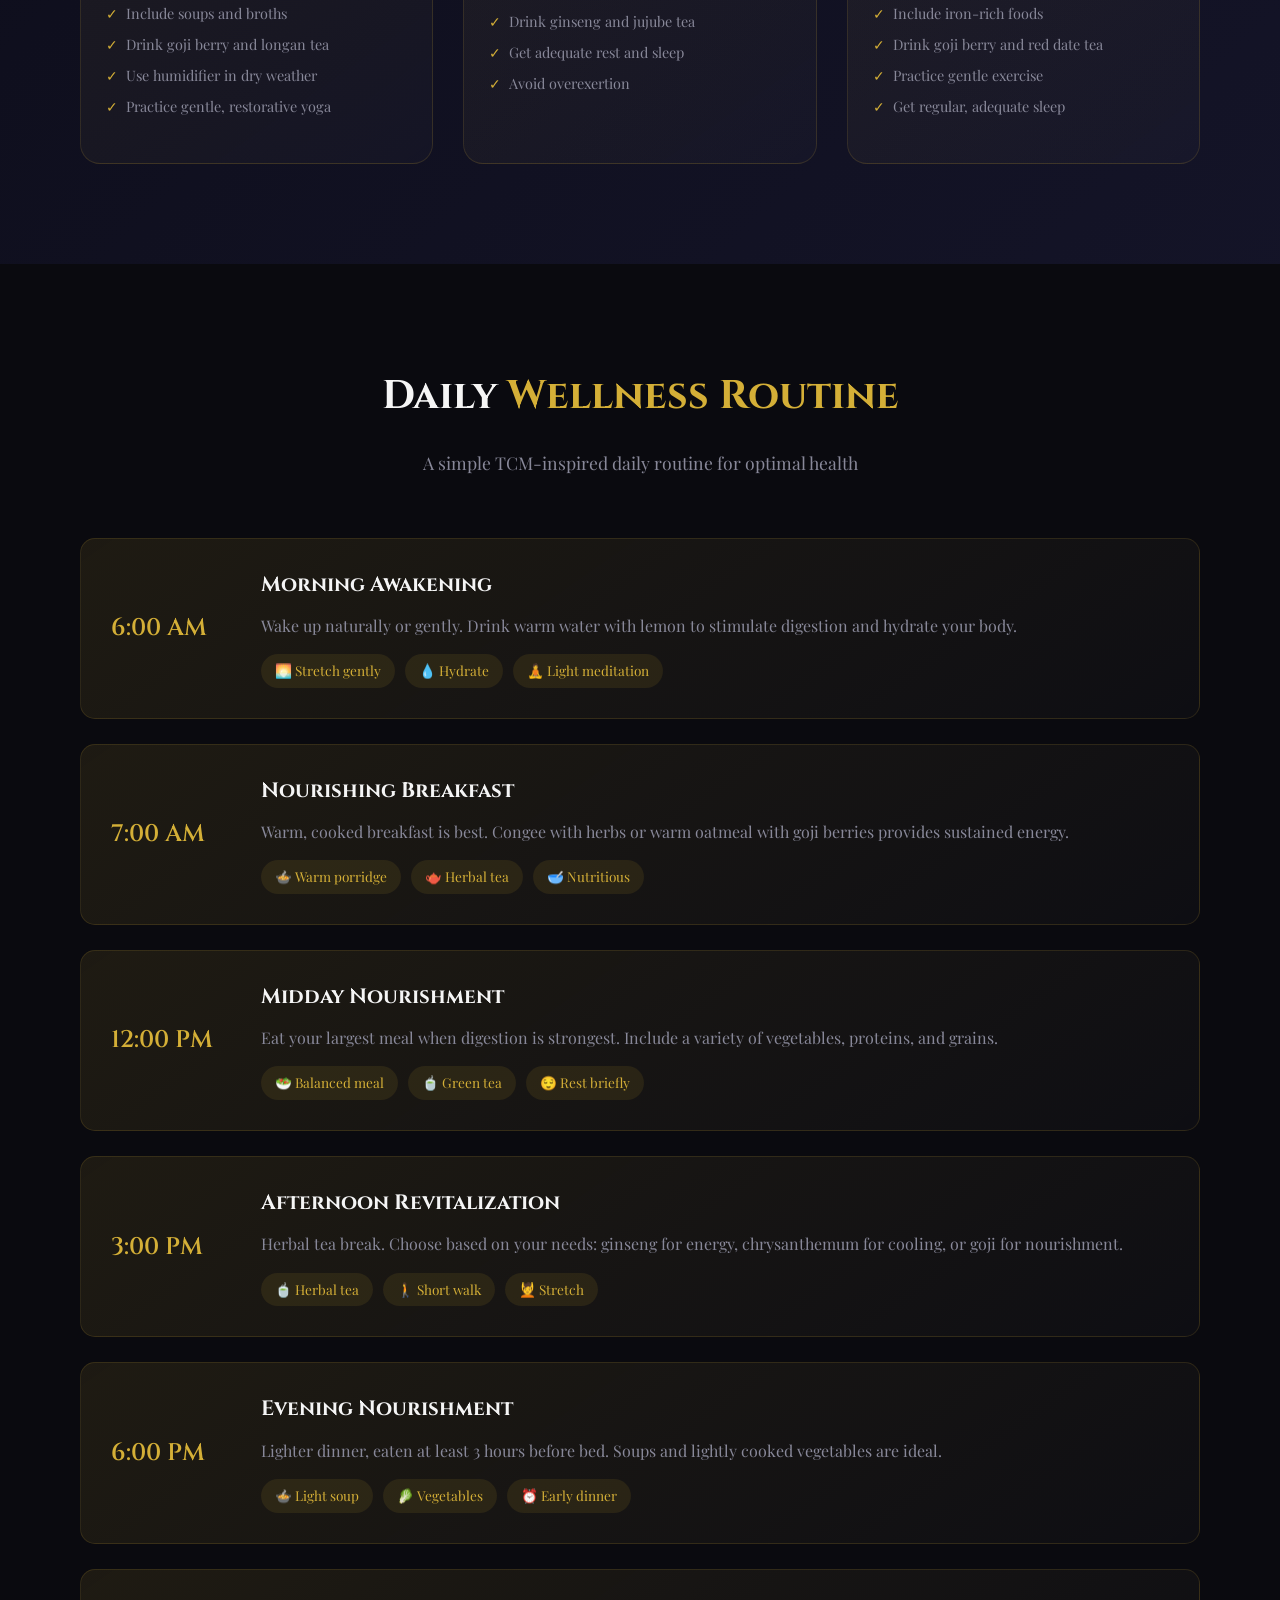
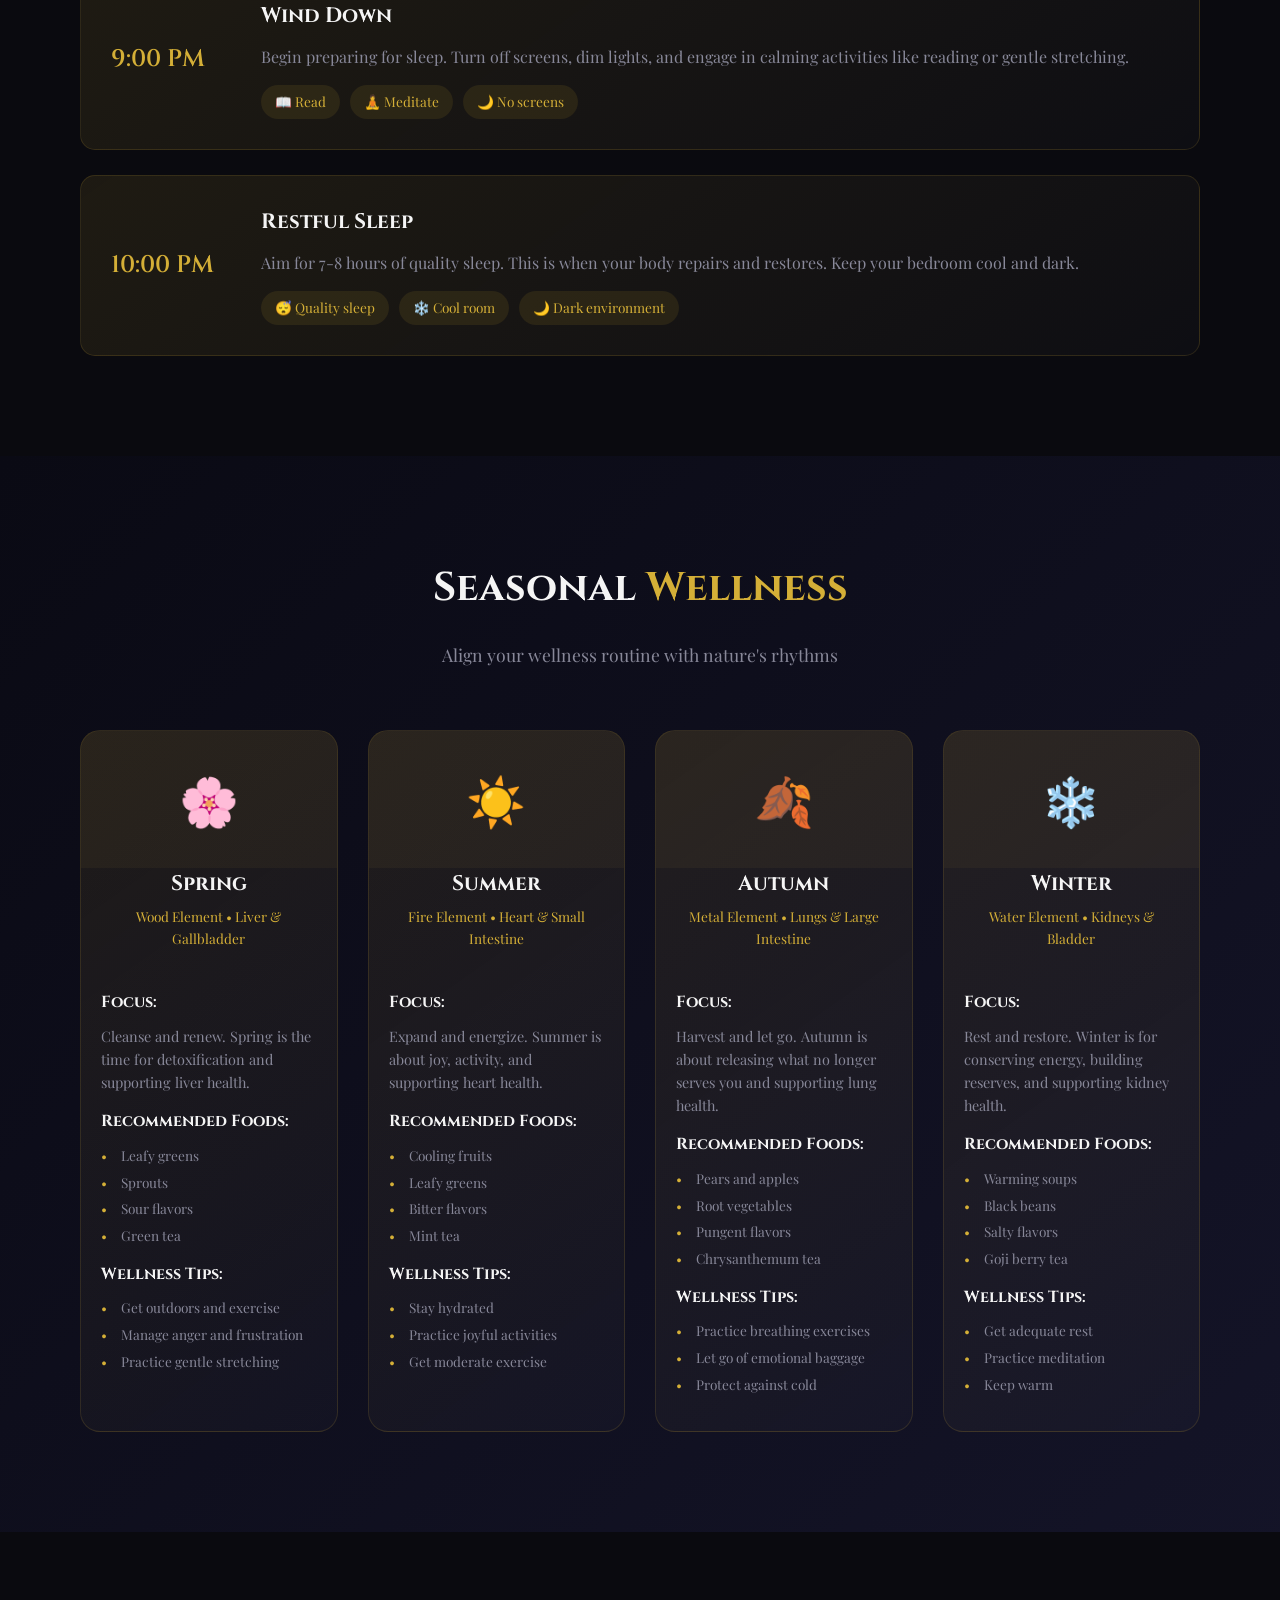
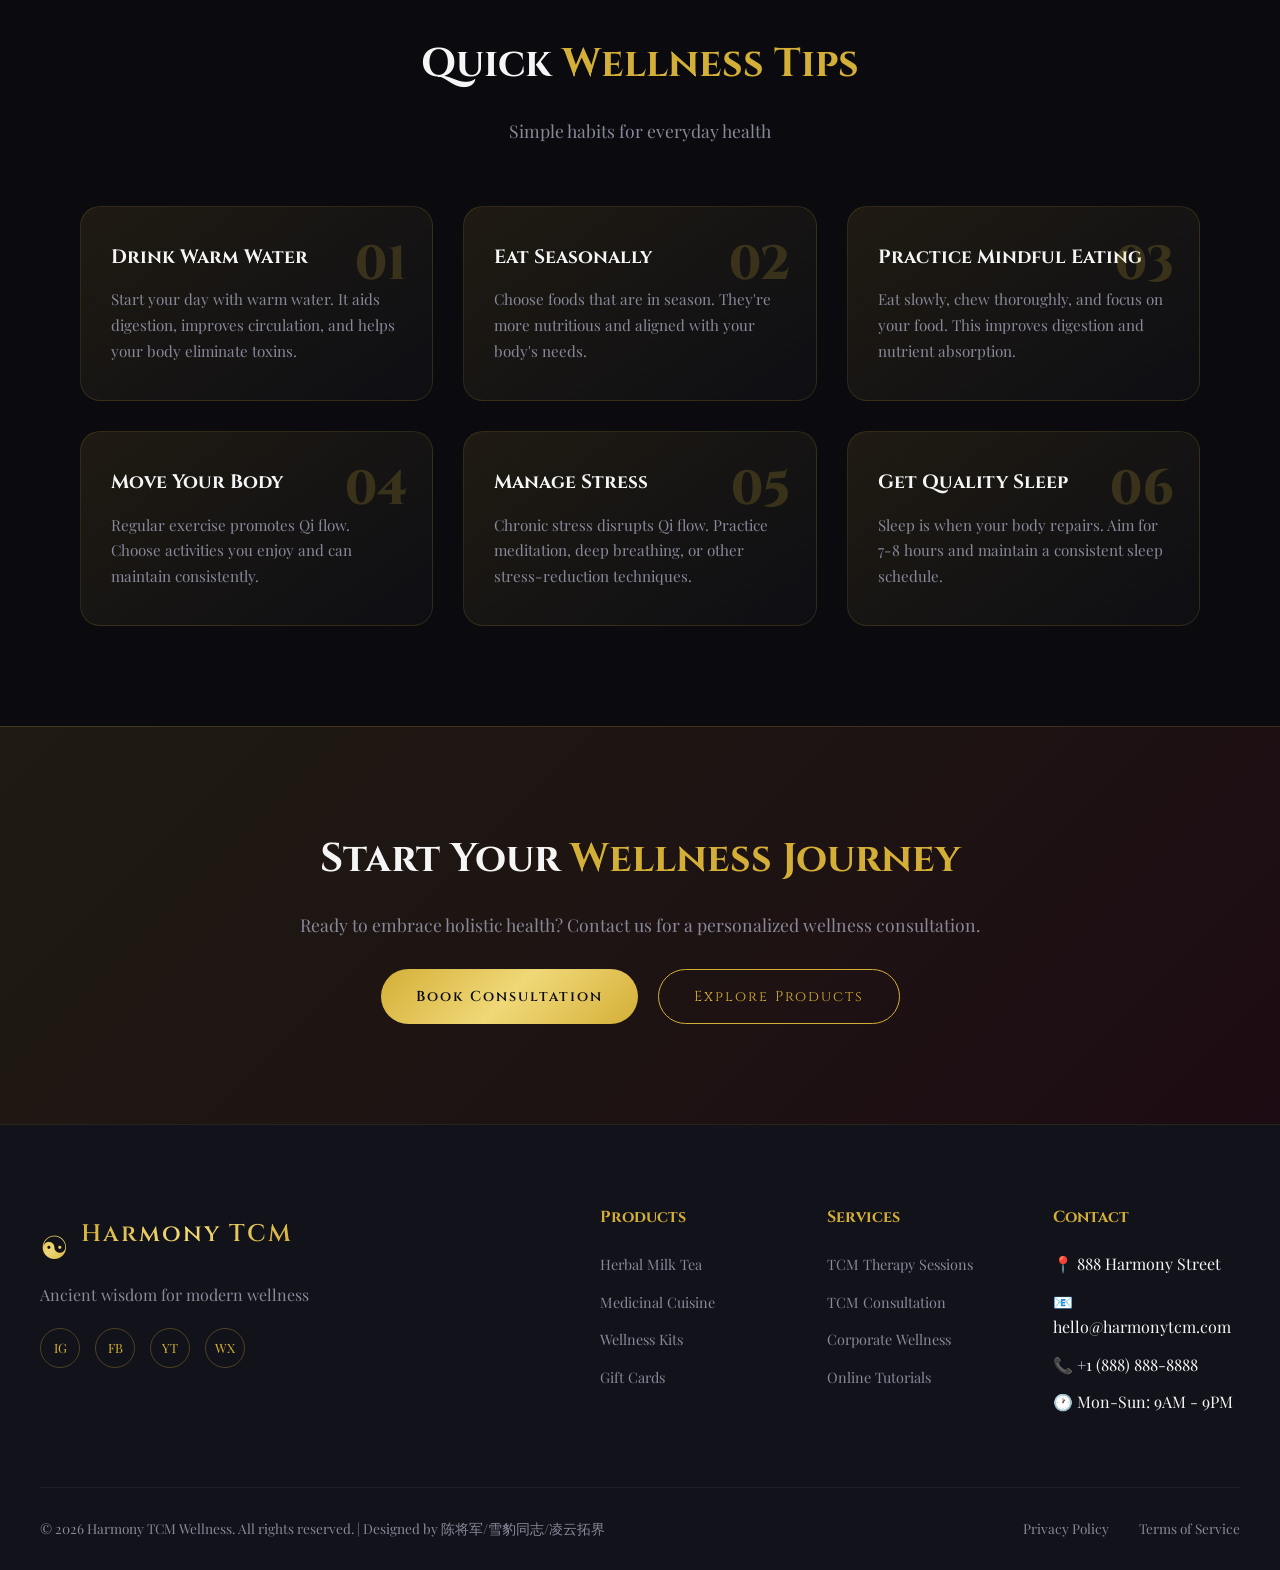
<file: wellness.html>
<!DOCTYPE html>
<html lang="en">
<head>
    <meta charset="UTF-8">
    <meta name="viewport" content="width=device-width, initial-scale=1.0">
    <title>Wellness | Harmony TCM Wellness</title>
    <link rel="preconnect" href="https://fonts.googleapis.com">
    <link rel="preconnect" href="https://fonts.gstatic.com" crossorigin>
    <link href="https://fonts.googleapis.com/css2?family=Cinzel:wght@400;600;800&family=Noto+Serif+SC:wght@400;600;700&family=Playfair+Display:ital,wght@0,400;0,600;1,400&display=swap" rel="stylesheet">
    <link rel="stylesheet" href="css/styles.css">
    <link rel="stylesheet" href="css/wellness.css">
    <script src="js/component-loader.js"></script>
</head>
<body>
    <canvas id="particles-canvas"></canvas>
    
    <!-- Navigation Component -->
    <div data-component="navbar"></div>

    <!-- Hero Section -->
    <section class="wellness-hero">
        <div class="hero-content">
            <span class="section-tag">Holistic Wellness</span>
            <h1 class="hero-title">TCM <span class="accent">Wellness</span> Journey</h1>
            <p class="hero-subtitle">Discover the ancient art of holistic health. Balance your body, mind, and spirit through time-tested Traditional Chinese Medicine principles.</p>
        </div>
    </section>

    <!-- Core Principles -->
    <section class="core-principles">
        <div class="container">
            <div class="section-header">
                <h2>Core <span class="accent">Principles</span></h2>
                <p class="section-intro">The foundation of TCM wellness philosophy</p>
            </div>

            <div class="principles-grid">
                <div class="principle-card">
                    <div class="principle-icon">☯</div>
                    <h3>Balance is Everything</h3>
                    <p>Health is the harmonious balance of yin and yang energies. When one becomes dominant, illness follows. TCM works to restore equilibrium.</p>
                    <div class="principle-example">
                        <span class="example-label">Example:</span>
                        <span>Too much stress (yang) → need rest and meditation (yin)</span>
                    </div>
                </div>

                <div class="principle-card">
                    <div class="principle-icon">⚡</div>
                    <h3>Qi Flow</h3>
                    <p>Vital energy (Qi) must flow freely through meridians. Blockages cause pain and disease. Treatments remove obstacles and restore flow.</p>
                    <div class="principle-example">
                        <span class="example-label">Example:</span>
                        <span>Shoulder tension → acupuncture releases blocked Qi</span>
                    </div>
                </div>

                <div class="principle-card">
                    <div class="principle-icon">🌿</div>
                    <h3>Five Elements</h3>
                    <p>Wood, Fire, Earth, Metal, and Water represent different organs, emotions, and seasons. Understanding these connections guides personalized treatment.</p>
                    <div class="principle-example">
                        <span class="example-label">Example:</span>
                        <span>Spring (Wood) → focus on liver health and anger management</span>
                    </div>
                </div>

                <div class="principle-card">
                    <div class="principle-icon">🔄</div>
                    <h3>Prevention First</h3>
                    <p>TCM emphasizes preventing illness before it manifests. Small imbalances are addressed before they become serious conditions.</p>
                    <div class="principle-example">
                        <span class="example-label">Example:</span>
                        <span>Seasonal adjustments → prevent colds and flu</span>
                    </div>
                </div>
            </div>
        </div>
    </section>

    <!-- Body Types -->
    <section class="body-types">
        <div class="container">
            <div class="section-header">
                <h2>Understanding Your <span class="accent">Body Type</span></h2>
                <p class="section-intro">TCM identifies different constitutional types. Knowing yours helps personalize your wellness approach.</p>
            </div>

            <div class="types-grid">
                <div class="type-card">
                    <div class="type-header">
                        <div class="type-icon">🔥</div>
                        <h3>Hot Type</h3>
                    </div>
                    <div class="type-content">
                        <div class="type-traits">
                            <h4>Characteristics:</h4>
                            <ul>
                                <li>Feel warm easily</li>
                                <li>Red face, prone to acne</li>
                                <li>Thirsty, prefer cold drinks</li>
                                <li>Constipation, dark urine</li>
                                <li>Restless sleep</li>
                            </ul>
                        </div>
                        <div class="type-recommendations">
                            <h4>Wellness Tips:</h4>
                            <ul>
                                <li>Eat cooling foods (cucumber, watermelon)</li>
                                <li>Avoid spicy and fried foods</li>
                                <li>Drink green tea and chrysanthemum tea</li>
                                <li>Practice calming meditation</li>
                                <li>Get adequate sleep</li>
                            </ul>
                        </div>
                    </div>
                </div>

                <div class="type-card">
                    <div class="type-header">
                        <div class="type-icon">❄️</div>
                        <h3>Cold Type</h3>
                    </div>
                    <div class="type-content">
                        <div class="type-traits">
                            <h4>Characteristics:</h4>
                            <ul>
                                <li>Feel cold easily</li>
                                <li>Pale complexion</li>
                                <li>Prefers warm drinks</li>
                                <li>Loose stools, frequent urination</li>
                                <li>Lethargic, low energy</li>
                            </ul>
                        </div>
                        <div class="type-recommendations">
                            <h4>Wellness Tips:</h4>
                            <ul>
                                <li>Eat warming foods (ginger, cinnamon)</li>
                                <li>Include soups and stews</li>
                                <li>Drink ginger tea and ginseng tea</li>
                                <li>Exercise regularly to boost circulation</li>
                                <li>Keep warm, especially feet and abdomen</li>
                            </ul>
                        </div>
                    </div>
                </div>

                <div class="type-card">
                    <div class="type-header">
                        <div class="type-icon">💧</div>
                        <h3>Damp Type</h3>
                    </div>
                    <div class="type-content">
                        <div class="type-traits">
                            <h4>Characteristics:</h4>
                            <ul>
                                <li>Heaviness in body</li>
                                <li>Swelling, especially in limbs</li>
                                <li>Sticky mouth, poor appetite</li>
                                <li>Loose stools, bloating</li>
                                <li>Weight gain easily</li>
                            </ul>
                        </div>
                        <div class="type-recommendations">
                            <h4>Wellness Tips:</h4>
                            <ul>
                                <li>Eat drying foods (mung beans, job's tears)</li>
                                <li>Avoid dairy, sweets, and greasy foods</li>
                                <li>Drink barley tea and lotus leaf tea</li>
                                <li>Exercise to promote sweating</li>
                                <li>Use saunas or hot baths</li>
                            </ul>
                        </div>
                    </div>
                </div>

                <div class="type-card">
                    <div class="type-header">
                        <div class="type-icon">🍂</div>
                        <h3>Dry Type</h3>
                    </div>
                    <div class="type-content">
                        <div class="type-traits">
                            <h4>Characteristics:</h4>
                            <ul>
                                <li>Dry skin, hair, and nails</li>
                                <li>Dry cough, thirsty</li>
                                <li>Constipation</li>
                                <li>Thin body type</li>
                                <li>Insomnia, anxiety</li>
                            </ul>
                        </div>
                        <div class="type-recommendations">
                            <h4>Wellness Tips:</h4>
                            <ul>
                                <li>Eat moisturizing foods (pear, honey, sesame)</li>
                                <li>Include soups and broths</li>
                                <li>Drink goji berry and longan tea</li>
                                <li>Use humidifier in dry weather</li>
                                <li>Practice gentle, restorative yoga</li>
                            </ul>
                        </div>
                    </div>
                </div>

                <div class="type-card">
                    <div class="type-header">
                        <div class="type-icon">😴</div>
                        <h3>Qi Deficiency</h3>
                    </div>
                    <div class="type-content">
                        <div class="type-traits">
                            <h4>Characteristics:</h4>
                            <ul>
                                <li>Easily fatigued</li>
                                <li>Shortness of breath</li>
                                <li>Weak voice</li>
                                <li>Poor digestion</li>
                                <li>Frequent illness</li>
                            </ul>
                        </div>
                        <div class="type-recommendations">
                            <h4>Wellness Tips:</h4>
                            <ul>
                                <li>Eat qi-tonifying foods (ginseng, astragalus)</li>
                                <li>Include warm, cooked meals</li>
                                <li>Drink ginseng and jujube tea</li>
                                <li>Get adequate rest and sleep</li>
                                <li>Avoid overexertion</li>
                            </ul>
                        </div>
                    </div>
                </div>

                <div class="type-card">
                    <div class="type-header">
                        <div class="type-icon">🩸</div>
                        <h3>Blood Deficiency</h3>
                    </div>
                    <div class="type-content">
                        <div class="type-traits">
                            <h4>Characteristics:</h4>
                            <ul>
                                <li>Pale complexion, lips</li>
                                <li>Dizziness, blurred vision</li>
                                <li>Pale nails</li>
                                <li>Palpitations</li>
                                <li>Insomnia, poor memory</li>
                            </ul>
                        </div>
                        <div class="type-recommendations">
                            <h4>Wellness Tips:</h4>
                            <ul>
                                <li>Eat blood-nourishing foods (red dates, black sesame)</li>
                                <li>Include iron-rich foods</li>
                                <li>Drink goji berry and red date tea</li>
                                <li>Practice gentle exercise</li>
                                <li>Get regular, adequate sleep</li>
                            </ul>
                        </div>
                    </div>
                </div>
            </div>
        </div>
    </section>

    <!-- Daily Wellness Routine -->
    <section class="daily-routine">
        <div class="container">
            <div class="section-header">
                <h2>Daily <span class="accent">Wellness Routine</span></h2>
                <p class="section-intro">A simple TCM-inspired daily routine for optimal health</p>
            </div>

            <div class="routine-timeline">
                <div class="routine-item">
                    <div class="routine-time">6:00 AM</div>
                    <div class="routine-content">
                        <h3>Morning Awakening</h3>
                        <p>Wake up naturally or gently. Drink warm water with lemon to stimulate digestion and hydrate your body.</p>
                        <div class="routine-tips">
                            <span class="tip">🌅 Stretch gently</span>
                            <span class="tip">💧 Hydrate</span>
                            <span class="tip">🧘 Light meditation</span>
                        </div>
                    </div>
                </div>

                <div class="routine-item">
                    <div class="routine-time">7:00 AM</div>
                    <div class="routine-content">
                        <h3>Nourishing Breakfast</h3>
                        <p>Warm, cooked breakfast is best. Congee with herbs or warm oatmeal with goji berries provides sustained energy.</p>
                        <div class="routine-tips">
                            <span class="tip">🍲 Warm porridge</span>
                            <span class="tip">🫖 Herbal tea</span>
                            <span class="tip">🥣 Nutritious</span>
                        </div>
                    </div>
                </div>

                <div class="routine-item">
                    <div class="routine-time">12:00 PM</div>
                    <div class="routine-content">
                        <h3>Midday Nourishment</h3>
                        <p>Eat your largest meal when digestion is strongest. Include a variety of vegetables, proteins, and grains.</p>
                        <div class="routine-tips">
                            <span class="tip">🥗 Balanced meal</span>
                            <span class="tip">🍵 Green tea</span>
                            <span class="tip">😌 Rest briefly</span>
                        </div>
                    </div>
                </div>

                <div class="routine-item">
                    <div class="routine-time">3:00 PM</div>
                    <div class="routine-content">
                        <h3>Afternoon Revitalization</h3>
                        <p>Herbal tea break. Choose based on your needs: ginseng for energy, chrysanthemum for cooling, or goji for nourishment.</p>
                        <div class="routine-tips">
                            <span class="tip">🍵 Herbal tea</span>
                            <span class="tip">🚶 Short walk</span>
                            <span class="tip">💆 Stretch</span>
                        </div>
                    </div>
                </div>

                <div class="routine-item">
                    <div class="routine-time">6:00 PM</div>
                    <div class="routine-content">
                        <h3>Evening Nourishment</h3>
                        <p>Lighter dinner, eaten at least 3 hours before bed. Soups and lightly cooked vegetables are ideal.</p>
                        <div class="routine-tips">
                            <span class="tip">🍲 Light soup</span>
                            <span class="tip">🥬 Vegetables</span>
                            <span class="tip">⏰ Early dinner</span>
                        </div>
                    </div>
                </div>

                <div class="routine-item">
                    <div class="routine-time">9:00 PM</div>
                    <div class="routine-content">
                        <h3>Wind Down</h3>
                        <p>Begin preparing for sleep. Turn off screens, dim lights, and engage in calming activities like reading or gentle stretching.</p>
                        <div class="routine-tips">
                            <span class="tip">📖 Read</span>
                            <span class="tip">🧘 Meditate</span>
                            <span class="tip">🌙 No screens</span>
                        </div>
                    </div>
                </div>

                <div class="routine-item">
                    <div class="routine-time">10:00 PM</div>
                    <div class="routine-content">
                        <h3>Restful Sleep</h3>
                        <p>Aim for 7-8 hours of quality sleep. This is when your body repairs and restores. Keep your bedroom cool and dark.</p>
                        <div class="routine-tips">
                            <span class="tip">😴 Quality sleep</span>
                            <span class="tip">❄️ Cool room</span>
                            <span class="tip">🌙 Dark environment</span>
                        </div>
                    </div>
                </div>
            </div>
        </div>
    </section>

    <!-- Seasonal Wellness -->
    <section class="seasonal-wellness">
        <div class="container">
            <div class="section-header">
                <h2>Seasonal <span class="accent">Wellness</span></h2>
                <p class="section-intro">Align your wellness routine with nature's rhythms</p>
            </div>

            <div class="seasons-grid">
                <div class="season-card spring">
                    <div class="season-icon">🌸</div>
                    <h3>Spring</h3>
                    <p class="season-subtitle">Wood Element • Liver & Gallbladder</p>
                    <div class="season-content">
                        <h4>Focus:</h4>
                        <p>Cleanse and renew. Spring is the time for detoxification and supporting liver health.</p>
                        <h4>Recommended Foods:</h4>
                        <ul>
                            <li>Leafy greens</li>
                            <li>Sprouts</li>
                            <li>Sour flavors</li>
                            <li>Green tea</li>
                        </ul>
                        <h4>Wellness Tips:</h4>
                        <ul>
                            <li>Get outdoors and exercise</li>
                            <li>Manage anger and frustration</li>
                            <li>Practice gentle stretching</li>
                        </ul>
                    </div>
                </div>

                <div class="season-card summer">
                    <div class="season-icon">☀️</div>
                    <h3>Summer</h3>
                    <p class="season-subtitle">Fire Element • Heart & Small Intestine</p>
                    <div class="season-content">
                        <h4>Focus:</h4>
                        <p>Expand and energize. Summer is about joy, activity, and supporting heart health.</p>
                        <h4>Recommended Foods:</h4>
                        <ul>
                            <li>Cooling fruits</li>
                            <li>Leafy greens</li>
                            <li>Bitter flavors</li>
                            <li>Mint tea</li>
                        </ul>
                        <h4>Wellness Tips:</h4>
                        <ul>
                            <li>Stay hydrated</li>
                            <li>Practice joyful activities</li>
                            <li>Get moderate exercise</li>
                        </ul>
                    </div>
                </div>

                <div class="season-card autumn">
                    <div class="season-icon">🍂</div>
                    <h3>Autumn</h3>
                    <p class="season-subtitle">Metal Element • Lungs & Large Intestine</p>
                    <div class="season-content">
                        <h4>Focus:</h4>
                        <p>Harvest and let go. Autumn is about releasing what no longer serves you and supporting lung health.</p>
                        <h4>Recommended Foods:</h4>
                        <ul>
                            <li>Pears and apples</li>
                            <li>Root vegetables</li>
                            <li>Pungent flavors</li>
                            <li>Chrysanthemum tea</li>
                        </ul>
                        <h4>Wellness Tips:</h4>
                        <ul>
                            <li>Practice breathing exercises</li>
                            <li>Let go of emotional baggage</li>
                            <li>Protect against cold</li>
                        </ul>
                    </div>
                </div>

                <div class="season-card winter">
                    <div class="season-icon">❄️</div>
                    <h3>Winter</h3>
                    <p class="season-subtitle">Water Element • Kidneys & Bladder</p>
                    <div class="season-content">
                        <h4>Focus:</h4>
                        <p>Rest and restore. Winter is for conserving energy, building reserves, and supporting kidney health.</p>
                        <h4>Recommended Foods:</h4>
                        <ul>
                            <li>Warming soups</li>
                            <li>Black beans</li>
                            <li>Salty flavors</li>
                            <li>Goji berry tea</li>
                        </ul>
                        <h4>Wellness Tips:</h4>
                        <ul>
                            <li>Get adequate rest</li>
                            <li>Practice meditation</li>
                            <li>Keep warm</li>
                        </ul>
                    </div>
                </div>
            </div>
        </div>
    </section>

    <!-- Wellness Tips -->
    <section class="wellness-tips">
        <div class="container">
            <div class="section-header">
                <h2>Quick <span class="accent">Wellness Tips</span></h2>
                <p class="section-intro">Simple habits for everyday health</p>
            </div>

            <div class="tips-grid">
                <div class="tip-card">
                    <div class="tip-number">01</div>
                    <h3>Drink Warm Water</h3>
                    <p>Start your day with warm water. It aids digestion, improves circulation, and helps your body eliminate toxins.</p>
                </div>

                <div class="tip-card">
                    <div class="tip-number">02</div>
                    <h3>Eat Seasonally</h3>
                    <p>Choose foods that are in season. They're more nutritious and aligned with your body's needs.</p>
                </div>

                <div class="tip-card">
                    <div class="tip-number">03</div>
                    <h3>Practice Mindful Eating</h3>
                    <p>Eat slowly, chew thoroughly, and focus on your food. This improves digestion and nutrient absorption.</p>
                </div>

                <div class="tip-card">
                    <div class="tip-number">04</div>
                    <h3>Move Your Body</h3>
                    <p>Regular exercise promotes Qi flow. Choose activities you enjoy and can maintain consistently.</p>
                </div>

                <div class="tip-card">
                    <div class="tip-number">05</div>
                    <h3>Manage Stress</h3>
                    <p>Chronic stress disrupts Qi flow. Practice meditation, deep breathing, or other stress-reduction techniques.</p>
                </div>

                <div class="tip-card">
                    <div class="tip-number">06</div>
                    <h3>Get Quality Sleep</h3>
                    <p>Sleep is when your body repairs. Aim for 7-8 hours and maintain a consistent sleep schedule.</p>
                </div>
            </div>
        </div>
    </section>

    <!-- CTA Section -->
    <section class="wellness-cta">
        <div class="container">
            <h2>Start Your <span class="accent">Wellness Journey</span></h2>
            <p>Ready to embrace holistic health? Contact us for a personalized wellness consultation.</p>
            <div class="cta-buttons">
                <a href="contact.html" class="btn btn-primary">Book Consultation</a>
                <a href="products.html" class="btn btn-secondary">Explore Products</a>
            </div>
        </div>
    </section>

    <!-- Footer Component -->
    <div data-component="footer"></div>

    <script src="js/script.js"></script>
    <script src="js/wellness.js"></script>
</body>
</html>
</file>
<file: css/styles.css>
/* ========================================
   Harmony TCM Wellness - Main Stylesheet
   Elegant & Modern Chinese Medicine Theme
   ======================================== */

/* CSS Variables */
:root {
    /* Colors - Elegant Dark Theme with Gold Accents */
    --color-bg: #0a0a0f;
    --color-bg-secondary: #12121a;
    --color-bg-card: rgba(255, 255, 255, 0.03);
    --color-text: #f5f5f5;
    --color-text-muted: #888899;
    --color-accent: #d4af37;
    --color-accent-light: #f0d878;
    --color-accent-dark: #b8941f;
    --color-red: #c41e3a;
    --color-red-dark: #8b0000;
    
    /* Gradients */
    --gradient-gold: linear-gradient(135deg, #d4af37 0%, #f0d878 50%, #d4af37 100%);
    --gradient-dark: linear-gradient(180deg, #0a0a0f 0%, #12121a 100%);
    --gradient-card: linear-gradient(145deg, rgba(212, 175, 55, 0.1) 0%, rgba(255, 255, 255, 0.02) 100%);
    
    /* Typography */
    --font-display: 'Cinzel', serif;
    --font-body: 'Playfair Display', serif;
    --font-chinese: 'Noto Serif SC', serif;
    
    /* Spacing */
    --section-padding: 120px;
    --container-width: 1400px;
    
    /* Effects */
    --transition-smooth: all 0.4s cubic-bezier(0.4, 0, 0.2, 1);
    --transition-bounce: all 0.5s cubic-bezier(0.68, -0.55, 0.265, 1.55);
    --glow-gold: 0 0 30px rgba(212, 175, 55, 0.3);
    --glow-red: 0 0 30px rgba(196, 30, 58, 0.3);
}

/* Reset & Base */
*, *::before, *::after {
    margin: 0;
    padding: 0;
    box-sizing: border-box;
}

html {
    scroll-behavior: smooth;
}

body {
    font-family: var(--font-body);
    background: var(--color-bg);
    color: var(--color-text);
    line-height: 1.6;
    overflow-x: hidden;
}

.page-transition-overlay {
    position: fixed;
    top: 0;
    left: 0;
    width: 100%;
    height: 100%;
    background: var(--color-bg);
    z-index: 10000;
    pointer-events: none;
    opacity: 0;
    transition: opacity 0.4s ease;
}

.page-transition-overlay.active {
    opacity: 1;
    pointer-events: all;
}

.page-transition-overlay::before {
    content: '☯';
    position: absolute;
    top: 50%;
    left: 50%;
    transform: translate(-50%, -50%);
    font-size: 60px;
    color: var(--color-accent);
    animation: transitionSpin 0.8s ease infinite;
}

@keyframes transitionSpin {
    0% { transform: translate(-50%, -50%) rotate(0deg); opacity: 0.5; }
    50% { opacity: 1; }
    100% { transform: translate(-50%, -50%) rotate(360deg); opacity: 0.5; }
}

body.page-leaving {
    overflow: hidden;
}

body.page-entering {
    overflow: hidden;
}

body.page-entering .page-transition-overlay {
    opacity: 1;
}

/* Particle Canvas */
#particles-canvas {
    position: fixed;
    top: 0;
    left: 0;
    width: 100%;
    height: 100%;
    pointer-events: none;
    z-index: 0;
}

/* Navigation */
.navbar {
    position: fixed;
    top: 0;
    left: 0;
    right: 0;
    z-index: 1000;
    padding: 20px 0;
    transition: var(--transition-smooth);
    background: transparent;
}

.navbar.scrolled {
    background: rgba(10, 10, 15, 0.95);
    backdrop-filter: blur(20px);
    padding: 15px 0;
    border-bottom: 1px solid rgba(212, 175, 55, 0.1);
}

.nav-container {
    max-width: var(--container-width);
    margin: 0 auto;
    padding: 0 40px;
    display: flex;
    justify-content: space-between;
    align-items: center;
}

.logo {
    display: flex;
    align-items: center;
    gap: 12px;
}

.logo-icon {
    font-size: 2rem;
    line-height: 1;
    background: var(--gradient-gold);
    -webkit-background-clip: text;
    -webkit-text-fill-color: transparent;
    background-clip: text;
    animation: rotate 20s linear infinite;
}

.logo-text {
    font-family: var(--font-display);
    font-size: 1.5rem;
    font-weight: 600;
    line-height: 1;
    letter-spacing: 2px;
    background: var(--gradient-gold);
    -webkit-background-clip: text;
    -webkit-text-fill-color: transparent;
    background-clip: text;
}

.nav-links {
    display: flex;
    list-style: none;
    gap: 40px;
}

.nav-links a {
    color: var(--color-text-muted);
    text-decoration: none;
    font-size: 0.95rem;
    letter-spacing: 1px;
    position: relative;
    transition: var(--transition-smooth);
}

.nav-links a::after {
    content: '';
    position: absolute;
    bottom: -5px;
    left: 0;
    width: 0;
    height: 2px;
    background: var(--gradient-gold);
    transition: var(--transition-smooth);
}

.nav-links a:hover,
.nav-links a.active {
    color: var(--color-accent);
}

.nav-links a:hover::after,
.nav-links a.active::after {
    width: 100%;
}

.nav-toggle {
    display: none;
    flex-direction: column;
    gap: 5px;
    cursor: pointer;
}

.nav-toggle span {
    width: 25px;
    height: 2px;
    background: var(--color-accent);
    transition: var(--transition-smooth);
}

/* Hero Section */
.hero {
    min-height: 100vh;
    display: flex;
    align-items: center;
    justify-content: center;
    padding: 120px 40px;
    position: relative;
    overflow: hidden;
}

.hero::before {
    content: '';
    position: absolute;
    top: 0;
    left: 0;
    right: 0;
    bottom: 0;
    background: 
        radial-gradient(circle at 20% 50%, rgba(212, 175, 55, 0.1) 0%, transparent 50%),
        radial-gradient(circle at 80% 20%, rgba(196, 30, 58, 0.08) 0%, transparent 40%);
    pointer-events: none;
}

.hero-content {
    max-width: 700px;
    margin: 0 auto;
    text-align: center;
    position: relative;
    z-index: 2;
}

.hero-badge {
    display: inline-block;
    padding: 10px 25px;
    border: 1px solid rgba(212, 175, 55, 0.3);
    border-radius: 50px;
    font-size: 0.85rem;
    letter-spacing: 3px;
    color: var(--color-accent);
    margin-bottom: 30px;
    animation: fadeInUp 1s ease-out;
}

.hero-title {
    font-family: var(--font-display);
    font-size: clamp(2.5rem, 6vw, 4.5rem);
    font-weight: 400;
    line-height: 1.2;
    margin-bottom: 25px;
}

.title-line {
    display: block;
    animation: fadeInUp 1s ease-out 0.2s both;
}

.title-line.highlight {
    background: var(--gradient-gold);
    -webkit-background-clip: text;
    -webkit-text-fill-color: transparent;
    background-clip: text;
    font-weight: 600;
    animation: fadeInUp 1s ease-out 0.4s both;
}

.hero-subtitle {
    font-size: 1.2rem;
    color: var(--color-text-muted);
    margin-bottom: 40px;
    max-width: 500px;
    margin-left: auto;
    margin-right: auto;
    animation: fadeInUp 1s ease-out 0.6s both;
}

.hero-buttons {
    display: flex;
    gap: 20px;
    justify-content: center;
    margin-bottom: 60px;
    animation: fadeInUp 1s ease-out 0.8s both;
}

/* Buttons */
.btn {
    display: inline-flex;
    align-items: center;
    justify-content: center;
    padding: 15px 35px;
    font-family: var(--font-display);
    font-size: 0.9rem;
    letter-spacing: 2px;
    text-decoration: none;
    border-radius: 50px;
    transition: var(--transition-smooth);
    position: relative;
    overflow: hidden;
}

.btn-primary {
    background: var(--gradient-gold);
    color: var(--color-bg);
    border: none;
    font-weight: 600;
}

.btn-primary::before {
    content: '';
    position: absolute;
    top: 0;
    left: -100%;
    width: 100%;
    height: 100%;
    background: linear-gradient(90deg, transparent, rgba(255, 255, 255, 0.3), transparent);
    transition: var(--transition-smooth);
}

.btn-primary:hover::before {
    left: 100%;
}

.btn-primary:hover {
    transform: translateY(-3px);
    box-shadow: var(--glow-gold);
}

.btn-secondary {
    background: transparent;
    color: var(--color-accent);
    border: 1px solid var(--color-accent);
}

.btn-secondary:hover {
    background: rgba(212, 175, 55, 0.1);
    transform: translateY(-3px);
}

.btn-large {
    padding: 18px 45px;
    font-size: 1rem;
}

.btn-outline {
    background: transparent;
    color: var(--color-text);
    border: 1px solid rgba(255, 255, 255, 0.3);
}

.btn-outline:hover {
    border-color: var(--color-accent);
    color: var(--color-accent);
}

/* Hero Stats */
.hero-stats {
    display: flex;
    justify-content: center;
    gap: 60px;
    animation: fadeInUp 1s ease-out 1s both;
}

.stat {
    text-align: center;
}

.stat-number {
    display: block;
    font-family: var(--font-display);
    font-size: 2.5rem;
    font-weight: 600;
    background: var(--gradient-gold);
    -webkit-background-clip: text;
    -webkit-text-fill-color: transparent;
    background-clip: text;
}

.stat-label {
    font-size: 0.85rem;
    color: var(--color-text-muted);
    letter-spacing: 1px;
}

/* Hero Visual - Yin Yang */
.hero-visual {
    position: absolute;
    right: 5%;
    top: 50%;
    transform: translateY(-50%);
    opacity: 0.15;
}

.yin-yang-symbol {
    font-size: 300px;
    line-height: 1;
    background: var(--gradient-gold);
    -webkit-background-clip: text;
    -webkit-text-fill-color: transparent;
    background-clip: text;
    animation: rotateSimple 20s linear infinite;
    text-shadow: 0 0 60px rgba(212, 175, 55, 0.3);
}

/* Scroll Indicator */
.scroll-indicator {
    position: absolute;
    bottom: 40px;
    left: 50%;
    transform: translateX(-50%);
    display: flex;
    flex-direction: column;
    align-items: center;
    gap: 10px;
    animation: bounce 2s infinite;
}

.mouse {
    width: 25px;
    height: 40px;
    border: 2px solid var(--color-accent);
    border-radius: 15px;
    position: relative;
}

.wheel {
    width: 4px;
    height: 8px;
    background: var(--color-accent);
    border-radius: 2px;
    position: absolute;
    top: 8px;
    left: 50%;
    transform: translateX(-50%);
    animation: scrollWheel 2s infinite;
}

.scroll-indicator span {
    font-size: 0.75rem;
    letter-spacing: 2px;
    color: var(--color-text-muted);
}

/* Section Styles */
.section-header {
    text-align: center;
    margin-bottom: 80px;
}

.section-tag {
    display: inline-block;
    font-size: 0.8rem;
    letter-spacing: 4px;
    color: var(--color-accent);
    margin-bottom: 15px;
    text-transform: uppercase;
}

.section-title {
    font-family: var(--font-display);
    font-size: clamp(2rem, 4vw, 3rem);
    font-weight: 400;
    margin-bottom: 15px;
}

.section-title .accent {
    background: var(--gradient-gold);
    -webkit-background-clip: text;
    -webkit-text-fill-color: transparent;
    background-clip: text;
}

.section-desc {
    color: var(--color-text-muted);
    font-size: 1.1rem;
}

/* Products Section */
.products {
    padding: var(--section-padding) 40px;
    position: relative;
}

.products-grid {
    max-width: var(--container-width);
    margin: 0 auto;
    display: grid;
    grid-template-columns: repeat(3, 1fr);
    gap: 30px;
}

.product-card {
    background: var(--gradient-card);
    border: 1px solid rgba(212, 175, 55, 0.1);
    border-radius: 20px;
    padding: 40px;
    position: relative;
    overflow: hidden;
    transition: var(--transition-smooth);
}

.product-card:hover {
    transform: translateY(-10px);
    border-color: rgba(212, 175, 55, 0.3);
    box-shadow: 0 20px 60px rgba(0, 0, 0, 0.3);
}

.product-card.featured {
    grid-column: span 1;
    background: linear-gradient(145deg, rgba(212, 175, 55, 0.15) 0%, rgba(196, 30, 58, 0.05) 100%);
    border-color: rgba(212, 175, 55, 0.2);
}

.card-glow {
    position: absolute;
    top: -50%;
    left: -50%;
    width: 200%;
    height: 200%;
    background: radial-gradient(circle, rgba(212, 175, 55, 0.1) 0%, transparent 70%);
    opacity: 0;
    transition: var(--transition-smooth);
}

.product-card:hover .card-glow {
    opacity: 1;
}

.card-icon {
    width: 60px;
    height: 60px;
    margin-bottom: 25px;
    color: var(--color-accent);
}

.card-icon svg {
    width: 100%;
    height: 100%;
}

.card-title {
    font-family: var(--font-display);
    font-size: 1.5rem;
    margin-bottom: 5px;
}

.card-subtitle {
    font-family: var(--font-chinese);
    font-size: 1rem;
    color: var(--color-accent);
    margin-bottom: 15px;
}

.card-desc {
    color: var(--color-text-muted);
    font-size: 0.95rem;
    margin-bottom: 20px;
    line-height: 1.7;
}

.card-features {
    list-style: none;
    margin-bottom: 25px;
}

.card-features li {
    color: var(--color-text-muted);
    font-size: 0.9rem;
    margin-bottom: 8px;
}

.card-link {
    color: var(--color-accent);
    text-decoration: none;
    font-family: var(--font-display);
    font-size: 0.9rem;
    letter-spacing: 1px;
    transition: var(--transition-smooth);
}

.card-link:hover {
    color: var(--color-accent-light);
}

/* Card Visuals */
.card-visual {
    position: absolute;
    bottom: 30px;
    right: 30px;
    opacity: 0.3;
}

/* Tea Cup Animation */
.tea-cup {
    position: relative;
    width: 60px;
    height: 50px;
}

.cup-body {
    width: 50px;
    height: 40px;
    background: linear-gradient(180deg, rgba(212, 175, 55, 0.3) 0%, rgba(212, 175, 55, 0.1) 100%);
    border-radius: 0 0 25px 25px;
    border: 2px solid rgba(212, 175, 55, 0.5);
    position: relative;
}

.cup-handle {
    position: absolute;
    right: -12px;
    top: 8px;
    width: 15px;
    height: 20px;
    border: 2px solid rgba(212, 175, 55, 0.5);
    border-radius: 0 10px 10px 0;
    border-left: none;
}

.steam {
    position: absolute;
    width: 8px;
    height: 20px;
    background: linear-gradient(180deg, rgba(212, 175, 55, 0.6) 0%, transparent 100%);
    border-radius: 50%;
    top: -25px;
    animation: steam 2s infinite;
}

.steam-1 {
    left: 10px;
    animation-delay: 0s;
}

.steam-2 {
    left: 22px;
    animation-delay: 0.5s;
}

.steam-3 {
    left: 34px;
    animation-delay: 1s;
}

/* Bowl Animation */
.bowl-container {
    position: relative;
    width: 60px;
    height: 50px;
}

.bowl {
    width: 50px;
    height: 30px;
    background: linear-gradient(180deg, rgba(212, 175, 55, 0.2) 0%, rgba(212, 175, 55, 0.05) 100%);
    border-radius: 0 0 25px 25px;
    border: 2px solid rgba(212, 175, 55, 0.4);
    position: relative;
    overflow: hidden;
}

.bowl-content {
    position: absolute;
    bottom: 5px;
    left: 50%;
    transform: translateX(-50%);
    width: 40px;
    height: 15px;
    background: rgba(196, 30, 58, 0.3);
    border-radius: 50%;
}

.chopsticks {
    position: absolute;
    top: -15px;
    right: 5px;
}

.chopstick {
    width: 3px;
    height: 35px;
    background: linear-gradient(180deg, var(--color-accent) 0%, rgba(212, 175, 55, 0.3) 100%);
    border-radius: 2px;
    display: inline-block;
    margin-left: 3px;
    transform: rotate(15deg);
}

/* TCM Therapy Icon Animation */
.therapy-icon {
    position: relative;
    width: 60px;
    height: 60px;
}

.meridian-circle {
    width: 50px;
    height: 50px;
    border: 2px solid rgba(212, 175, 55, 0.4);
    border-radius: 50%;
    position: absolute;
    top: 50%;
    left: 50%;
    transform: translate(-50%, -50%);
    animation: pulse 2s infinite;
}

.acupuncture-needle {
    position: absolute;
    width: 2px;
    height: 25px;
    background: linear-gradient(180deg, var(--color-accent) 0%, rgba(212, 175, 55, 0.3) 100%);
    border-radius: 1px;
    animation: needleFloat 2s infinite ease-in-out;
}

.needle-1 {
    top: 5px;
    left: 20px;
    animation-delay: 0s;
}

.needle-2 {
    top: 0;
    left: 30px;
    animation-delay: 0.3s;
}

.needle-3 {
    top: 8px;
    left: 40px;
    animation-delay: 0.6s;
}

@keyframes needleFloat {
    0%, 100% { transform: translateY(0); }
    50% { transform: translateY(-5px); }
}

/* Philosophy Section */
.philosophy {
    padding: var(--section-padding) 40px;
    background: linear-gradient(180deg, var(--color-bg) 0%, var(--color-bg-secondary) 50%, var(--color-bg) 100%);
}

.philosophy-container {
    max-width: var(--container-width);
    margin: 0 auto;
    display: grid;
    grid-template-columns: 1fr 1fr;
    gap: 80px;
    align-items: center;
}

.philosophy-content {
    max-width: 600px;
}

.philosophy-text {
    color: var(--color-text-muted);
    font-size: 1.1rem;
    margin-bottom: 40px;
    line-height: 1.8;
}

.elements-grid {
    display: grid;
    grid-template-columns: repeat(2, 1fr);
    gap: 20px;
}

.element-item {
    display: flex;
    align-items: center;
    gap: 15px;
    padding: 20px;
    background: rgba(255, 255, 255, 0.02);
    border: 1px solid rgba(255, 255, 255, 0.05);
    border-radius: 15px;
    transition: var(--transition-smooth);
    cursor: pointer;
}

.element-item:hover {
    background: rgba(212, 175, 55, 0.05);
    border-color: rgba(212, 175, 55, 0.2);
    transform: translateX(10px);
}

.element-icon {
    width: 50px;
    height: 50px;
    border-radius: 12px;
    display: flex;
    align-items: center;
    justify-content: center;
    font-size: 1.5rem;
}

.element-icon.wood { background: rgba(76, 175, 80, 0.2); }
.element-icon.fire { background: rgba(244, 67, 54, 0.2); }
.element-icon.earth { background: rgba(121, 85, 72, 0.2); }
.element-icon.metal { background: rgba(158, 158, 158, 0.2); }
.element-icon.water { background: rgba(33, 150, 243, 0.2); }

.element-info h4 {
    font-family: var(--font-display);
    font-size: 1.1rem;
    margin-bottom: 3px;
}

.element-info p {
    font-size: 0.85rem;
    color: var(--color-text-muted);
}

/* Five Elements Diagram */
.philosophy-visual {
    display: flex;
    justify-content: center;
    align-items: center;
}

.five-elements-diagram {
    position: relative;
    width: 400px;
    height: 400px;
}

.center-circle {
    position: absolute;
    top: 50%;
    left: 50%;
    transform: translate(-50%, -50%);
    width: 80px;
    height: 80px;
    border-radius: 50%;
    background: rgba(212, 175, 55, 0.15);
    border: 2px solid rgba(212, 175, 55, 0.4);
    display: flex;
    align-items: center;
    justify-content: center;
    font-size: 2.5rem;
    color: var(--color-accent);
    z-index: 5;
}

.element-node {
    position: absolute;
    width: 65px;
    height: 65px;
    border-radius: 50%;
    background: rgba(255, 255, 255, 0.05);
    border: 1px solid rgba(212, 175, 55, 0.3);
    display: flex;
    align-items: center;
    justify-content: center;
    font-family: var(--font-chinese);
    font-size: 1.5rem;
    color: var(--color-accent);
    transition: var(--transition-smooth);
    z-index: 10;
}

.element-node:hover {
    background: rgba(212, 175, 55, 0.2);
    box-shadow: var(--glow-gold);
    transform: scale(1.15);
}

.fire-node { top: 30px; left: 167px; }
.earth-node { top: 125px; left: 295px; }
.metal-node { top: 275px; left: 245px; }
.water-node { top: 275px; left: 90px; }
.wood-node { top: 125px; left: 40px; }

.connections {
    position: absolute;
    top: 0;
    left: 0;
    width: 100%;
    height: 100%;
    z-index: 1;
}

.connection-line {
    stroke-dasharray: 5, 5;
    animation: dash 20s linear infinite;
}

.connection-line.generate {
    stroke: rgba(212, 175, 55, 0.5);
    stroke-width: 2;
}

.connection-line.overcome {
    stroke: rgba(196, 30, 58, 0.4);
    stroke-width: 1.5;
    stroke-dasharray: 6, 4;
}

/* TCM Therapy Showcase Section */
.therapy-showcase {
    padding: var(--section-padding) 40px;
}

.showcase-header {
    text-align: center;
    margin-bottom: 80px;
}

.showcase-content {
    max-width: var(--container-width);
    margin: 0 auto;
    display: grid;
    grid-template-columns: 1fr 1fr;
    gap: 80px;
    align-items: center;
}

.showcase-features {
    display: flex;
    flex-direction: column;
    gap: 40px;
}

.feature-block {
    padding: 30px;
    background: rgba(255, 255, 255, 0.02);
    border-left: 3px solid var(--color-accent);
    border-radius: 0 15px 15px 0;
    transition: var(--transition-smooth);
}

.feature-block:hover {
    background: rgba(212, 175, 55, 0.05);
    transform: translateX(10px);
}

.feature-number {
    font-family: var(--font-display);
    font-size: 3rem;
    color: rgba(212, 175, 55, 0.2);
    margin-bottom: 10px;
    line-height: 1;
}

.feature-block h3 {
    font-family: var(--font-display);
    font-size: 1.3rem;
    margin-bottom: 10px;
}

.feature-block p {
    color: var(--color-text-muted);
    font-size: 0.95rem;
}

.showcase-visual {
    display: flex;
    justify-content: center;
    align-items: center;
}

.herbs-showcase {
    display: grid;
    grid-template-columns: repeat(3, 1fr);
    gap: 20px;
    padding: 20px;
}

.herb-card {
    background: rgba(255, 255, 255, 0.03);
    border: 1px solid rgba(212, 175, 55, 0.15);
    border-radius: 16px;
    padding: 20px;
    display: flex;
    flex-direction: column;
    align-items: center;
    gap: 12px;
    transition: var(--transition-smooth);
    cursor: pointer;
}

.herb-card:hover {
    background: rgba(212, 175, 55, 0.08);
    border-color: rgba(212, 175, 55, 0.3);
    transform: translateY(-5px);
    box-shadow: 0 10px 30px rgba(212, 175, 55, 0.15);
}

.herb-icon {
    width: 80px;
    height: 96px;
    display: flex;
    align-items: center;
    justify-content: center;
}

.herb-icon svg {
    width: 100%;
    height: 100%;
}

.herb-info {
    text-align: center;
}

.herb-info h4 {
    font-family: var(--font-chinese);
    font-size: 1.1rem;
    color: var(--color-accent);
    margin-bottom: 4px;
}

.herb-info p {
    font-size: 0.8rem;
    color: var(--color-text-muted);
    letter-spacing: 1px;
}

@keyframes meridianPulse {
    0%, 100% { opacity: 0.3; }
    50% { opacity: 0.8; }
}

@keyframes pointGlow {
    0%, 100% { transform: scale(1); box-shadow: 0 0 20px rgba(212, 175, 55, 0.5); }
    50% { transform: scale(1.2); box-shadow: 0 0 30px rgba(212, 175, 55, 0.8); }
}

@keyframes energyRotate {
    from { transform: translate(-50%, -50%) rotate(0deg); }
    to { transform: translate(-50%, -50%) rotate(360deg); }
}

@keyframes energyPulse {
    0%, 100% { transform: translate(-50%, -50%) scale(1); opacity: 0.5; }
    50% { transform: translate(-50%, -50%) scale(1.1); opacity: 0.8; }
}

/* Testimonials Section */
.testimonials {
    padding: var(--section-padding) 40px;
    background: var(--color-bg-secondary);
}

.testimonials-slider {
    max-width: 800px;
    margin: 0 auto;
    position: relative;
}

.testimonial-card {
    text-align: center;
    padding: 60px;
    background: rgba(255, 255, 255, 0.02);
    border: 1px solid rgba(212, 175, 55, 0.1);
    border-radius: 20px;
    display: none;
    animation: fadeIn 0.5s ease-out;
}

.testimonial-card.active {
    display: block;
}

.quote-mark {
    font-size: 5rem;
    color: var(--color-accent);
    opacity: 0.3;
    line-height: 1;
    margin-bottom: -20px;
}

.testimonial-text {
    font-size: 1.3rem;
    font-style: italic;
    line-height: 1.8;
    margin-bottom: 40px;
    color: var(--color-text);
}

.testimonial-author {
    display: flex;
    align-items: center;
    justify-content: center;
    gap: 15px;
}

.author-avatar {
    width: 50px;
    height: 50px;
    border-radius: 50%;
    background: var(--gradient-gold);
    display: flex;
    align-items: center;
    justify-content: center;
    font-family: var(--font-display);
    font-weight: 600;
    color: var(--color-bg);
}

.author-info h4 {
    font-family: var(--font-display);
    font-size: 1.1rem;
    margin-bottom: 3px;
}

.author-info span {
    font-size: 0.85rem;
    color: var(--color-text-muted);
}

.testimonial-dots {
    display: flex;
    justify-content: center;
    gap: 10px;
    margin-top: 40px;
}

.testimonial-dots .dot {
    width: 10px;
    height: 10px;
    border-radius: 50%;
    background: rgba(212, 175, 55, 0.3);
    cursor: pointer;
    transition: var(--transition-smooth);
}

.testimonial-dots .dot.active {
    background: var(--color-accent);
    transform: scale(1.2);
}

/* CTA Section */
.cta-section {
    padding: var(--section-padding) 40px;
    position: relative;
    overflow: hidden;
}

.cta-container {
    max-width: 900px;
    margin: 0 auto;
    text-align: center;
    position: relative;
    padding: 80px 60px;
    background: linear-gradient(145deg, rgba(212, 175, 55, 0.1) 0%, rgba(196, 30, 58, 0.05) 100%);
    border: 1px solid rgba(212, 175, 55, 0.2);
    border-radius: 30px;
}

.cta-content h2 {
    font-family: var(--font-display);
    font-size: clamp(1.8rem, 3vw, 2.5rem);
    margin-bottom: 20px;
}

.cta-content p {
    color: var(--color-text-muted);
    font-size: 1.1rem;
    margin-bottom: 40px;
}

.cta-buttons {
    display: flex;
    gap: 20px;
    justify-content: center;
}

.cta-decoration {
    position: absolute;
    top: 0;
    left: 0;
    right: 0;
    bottom: 0;
    pointer-events: none;
}

.floating-element {
    position: absolute;
    font-size: 2rem;
    color: rgba(212, 175, 55, 0.2);
    animation: float 6s infinite ease-in-out;
}

.fe-1 {
    top: 20%;
    left: 10%;
    animation-delay: 0s;
}

.fe-2 {
    top: 60%;
    right: 15%;
    animation-delay: 2s;
}

.fe-3 {
    bottom: 20%;
    left: 20%;
    animation-delay: 4s;
}

/* Footer */
.footer {
    padding: 80px 40px 30px;
    background: var(--color-bg-secondary);
    border-top: 1px solid rgba(212, 175, 55, 0.1);
}

.footer-container {
    max-width: var(--container-width);
    margin: 0 auto;
    display: grid;
    grid-template-columns: 1.5fr 2fr;
    gap: 80px;
    margin-bottom: 60px;
}

.footer-tagline {
    color: var(--color-text-muted);
    margin: 20px 0;
}

.social-links {
    display: flex;
    gap: 15px;
}

.social-link {
    width: 40px;
    height: 40px;
    border: 1px solid rgba(212, 175, 55, 0.3);
    border-radius: 50%;
    display: flex;
    align-items: center;
    justify-content: center;
    color: var(--color-accent);
    text-decoration: none;
    font-size: 0.8rem;
    transition: var(--transition-smooth);
}

.social-link:hover {
    background: var(--color-accent);
    color: var(--color-bg);
    transform: translateY(-3px);
}

.footer-links {
    display: grid;
    grid-template-columns: repeat(3, 1fr);
    gap: 40px;
}

.footer-column h4 {
    font-family: var(--font-display);
    font-size: 1rem;
    margin-bottom: 20px;
    color: var(--color-accent);
}

.footer-column ul {
    list-style: none;
}

.footer-column li {
    margin-bottom: 12px;
}

.footer-column a {
    color: var(--color-text-muted);
    text-decoration: none;
    font-size: 0.9rem;
    transition: var(--transition-smooth);
}

.footer-column a:hover {
    color: var(--color-accent);
}

.footer-bottom {
    max-width: var(--container-width);
    margin: 0 auto;
    padding-top: 30px;
    border-top: 1px solid rgba(255, 255, 255, 0.05);
    display: flex;
    justify-content: space-between;
    align-items: center;
    font-size: 0.85rem;
    color: var(--color-text-muted);
}

.footer-legal {
    display: flex;
    gap: 30px;
}

.footer-legal a {
    color: var(--color-text-muted);
    text-decoration: none;
    transition: var(--transition-smooth);
}

.footer-legal a:hover {
    color: var(--color-accent);
}

/* Animations */
@keyframes rotate {
    from { transform: translate(-50%, -50%) rotate(0deg); }
    to { transform: translate(-50%, -50%) rotate(360deg); }
}

@keyframes rotateSimple {
    from { transform: rotate(0deg); }
    to { transform: rotate(360deg); }
}

@keyframes fadeInUp {
    from {
        opacity: 0;
        transform: translateY(30px);
    }
    to {
        opacity: 1;
        transform: translateY(0);
    }
}

@keyframes fadeIn {
    from { opacity: 0; }
    to { opacity: 1; }
}

@keyframes bounce {
    0%, 100% { transform: translateX(-50%) translateY(0); }
    50% { transform: translateX(-50%) translateY(-10px); }
}

@keyframes scrollWheel {
    0% { opacity: 1; transform: translateX(-50%) translateY(0); }
    100% { opacity: 0; transform: translateX(-50%) translateY(10px); }
}

@keyframes steam {
    0% { opacity: 0; transform: translateY(0) scale(1); }
    50% { opacity: 0.6; }
    100% { opacity: 0; transform: translateY(-20px) scale(1.5); }
}

@keyframes dance {
    from { transform: rotate(-5deg); }
    to { transform: rotate(5deg); }
}

@keyframes fanWave {
    from { transform: rotate(-20deg); }
    to { transform: rotate(20deg); }
}

@keyframes pulse {
    0%, 100% { transform: translate(-50%, -50%) scale(1); }
    50% { transform: translate(-50%, -50%) scale(1.05); }
}

@keyframes dash {
    to { stroke-dashoffset: -100; }
}

@keyframes float {
    0%, 100% { transform: translateY(0) rotate(0deg); }
    50% { transform: translateY(-20px) rotate(10deg); }
}

@keyframes dancerMove1 {
    0%, 100% { transform: translate(-50%, -50%) translateX(0) rotate(0deg); }
    25% { transform: translate(-50%, -50%) translateX(-20px) rotate(-10deg); }
    75% { transform: translate(-50%, -50%) translateX(20px) rotate(10deg); }
}

@keyframes dancerMove2 {
    0%, 100% { transform: translate(-50%, -50%) scale(1); }
    50% { transform: translate(-50%, -50%) scale(1.1) translateY(-20px); }
}

@keyframes dancerMove3 {
    0%, 100% { transform: translate(-50%, -50%) rotate(0deg); }
    50% { transform: translate(-50%, -50%) rotate(20deg); }
}

@keyframes shadowPulse {
    0%, 100% { transform: translateX(-50%) scale(1); opacity: 0.3; }
    50% { transform: translateX(-50%) scale(0.8); opacity: 0.1; }
}

/* Responsive Design */
@media (max-width: 1200px) {
    .products-grid {
        grid-template-columns: repeat(2, 1fr);
    }
    
    .product-card.featured {
        grid-column: span 2;
    }
}

@media (max-width: 992px) {
    .hero-visual {
        display: none;
    }
    
    .philosophy-container,
    .showcase-content {
        grid-template-columns: 1fr;
        gap: 60px;
    }
    
    .philosophy-visual {
        order: -1;
    }
    
    .footer-container {
        grid-template-columns: 1fr;
        gap: 60px;
    }
    
    .footer-links {
        grid-template-columns: repeat(2, 1fr);
    }
}

@media (max-width: 768px) {
    :root {
        --section-padding: 80px;
    }
    
    body.nav-open {
        overflow: hidden;
    }
    
    .nav-links {
        position: fixed;
        top: 0;
        right: -100%;
        width: 280px;
        height: 100vh;
        background: rgba(10, 10, 15, 0.98);
        backdrop-filter: blur(20px);
        flex-direction: column;
        justify-content: center;
        align-items: center;
        gap: 30px;
        transition: right 0.4s cubic-bezier(0.4, 0, 0.2, 1);
        display: flex;
        z-index: 999;
        border-left: 1px solid rgba(212, 175, 55, 0.2);
    }
    
    .nav-links.active {
        right: 0;
    }
    
    .nav-links li {
        opacity: 0;
        transform: translateX(20px);
        transition: opacity 0.3s ease, transform 0.3s ease;
    }
    
    .nav-links.active li {
        opacity: 1;
        transform: translateX(0);
    }
    
    .nav-links.active li:nth-child(1) { transition-delay: 0.1s; }
    .nav-links.active li:nth-child(2) { transition-delay: 0.15s; }
    .nav-links.active li:nth-child(3) { transition-delay: 0.2s; }
    .nav-links.active li:nth-child(4) { transition-delay: 0.25s; }
    .nav-links.active li:nth-child(5) { transition-delay: 0.3s; }
    .nav-links.active li:nth-child(6) { transition-delay: 0.35s; }
    
    .nav-links a {
        font-size: 1.1rem;
        letter-spacing: 2px;
    }
    
    .nav-toggle {
        display: flex;
        z-index: 1001;
        padding: 10px;
        cursor: pointer;
    }
    
    .nav-toggle.active span:nth-child(1) {
        transform: rotate(45deg) translate(5px, 5px);
    }
    
    .nav-toggle.active span:nth-child(2) {
        opacity: 0;
    }
    
    .nav-toggle.active span:nth-child(3) {
        transform: rotate(-45deg) translate(5px, -5px);
    }
    
    .hero-stats {
        flex-direction: column;
        gap: 30px;
    }
    
    .products-grid {
        grid-template-columns: 1fr;
    }
    
    .product-card.featured {
        grid-column: span 1;
    }
    
    .elements-grid {
        grid-template-columns: 1fr;
    }
    
    .hero-buttons,
    .cta-buttons {
        flex-direction: column;
        align-items: center;
    }
    
    .footer-links {
        grid-template-columns: 1fr;
    }
    
    .footer-bottom {
        flex-direction: column;
        gap: 20px;
        text-align: center;
    }
    
    .herbs-showcase {
        grid-template-columns: repeat(2, 1fr);
        gap: 15px;
        padding: 15px;
    }
    
    .herb-card {
        padding: 15px;
    }
    
    .herb-icon {
        width: 60px;
        height: 72px;
    }
    
    .herb-info h4 {
        font-size: 1rem;
    }
    
    .herb-info p {
        font-size: 0.75rem;
    }
}

@media (max-width: 480px) {
    .nav-container,
    .hero,
    .products,
    .philosophy,
    .therapy-showcase,
    .testimonials,
    .cta-section,
    .footer {
        padding-left: 20px;
        padding-right: 20px;
    }
    
    .testimonial-card {
        padding: 40px 30px;
    }
    
    .cta-container {
        padding: 60px 30px;
    }
}
</file>
<file: css/contact.css>
/* ========================================
   Contact Page Styles - Social Cards Only
   ======================================== */

.contact-section {
    padding: 140px 40px 80px;
    min-height: calc(100vh - 200px);
    position: relative;
    background: linear-gradient(135deg, rgba(10, 10, 20, 0.95) 0%, rgba(20, 20, 40, 0.95) 100%);
}

.contact-container {
    max-width: 1000px;
    margin: 0 auto;
}

.contact-header {
    text-align: center;
    margin-bottom: 60px;
}

.contact-header .section-tag {
    display: inline-block;
    padding: 8px 20px;
    background: rgba(212, 175, 55, 0.1);
    border: 1px solid rgba(212, 175, 55, 0.3);
    border-radius: 30px;
    color: var(--color-accent);
    font-size: 0.85rem;
    text-transform: uppercase;
    letter-spacing: 2px;
    margin-bottom: 20px;
}

.contact-title {
    font-family: var(--font-display);
    font-size: 3.5rem;
    margin-bottom: 20px;
    color: var(--color-text);
}

.contact-title .accent {
    color: var(--color-accent);
}

.contact-subtitle {
    font-size: 1.2rem;
    color: var(--color-text-muted);
    max-width: 600px;
    margin: 0 auto;
    line-height: 1.7;
}

/* Social Grid */
.social-grid {
    display: grid;
    grid-template-columns: repeat(auto-fit, minmax(280px, 1fr));
    gap: 25px;
    margin-bottom: 60px;
}

/* Social Card */
.social-card {
    display: flex;
    align-items: center;
    gap: 20px;
    padding: 30px;
    background: var(--gradient-card);
    border: 1px solid rgba(212, 175, 55, 0.2);
    border-radius: 20px;
    text-decoration: none;
    transition: var(--transition-smooth);
    position: relative;
    overflow: hidden;
}

.social-card::before {
    content: '';
    position: absolute;
    top: 0;
    left: 0;
    right: 0;
    bottom: 0;
    background: linear-gradient(135deg, transparent 0%, rgba(212, 175, 55, 0.05) 100%);
    opacity: 0;
    transition: opacity 0.3s ease;
}

.social-card:hover {
    transform: translateY(-5px);
    border-color: var(--color-accent);
    box-shadow: 0 15px 40px rgba(212, 175, 55, 0.2);
}

.social-card:hover::before {
    opacity: 1;
}

/* Platform-specific colors on hover */
.social-card.wechat:hover {
    border-color: #07C160;
    box-shadow: 0 15px 40px rgba(7, 193, 96, 0.2);
}

.social-card.email:hover {
    border-color: #EA4335;
    box-shadow: 0 15px 40px rgba(234, 67, 53, 0.2);
}

.social-card.twitter:hover {
    border-color: #1DA1F2;
    box-shadow: 0 15px 40px rgba(29, 161, 242, 0.2);
}

.social-card.tiktok:hover {
    border-color: #FF0050;
    box-shadow: 0 15px 40px rgba(255, 0, 80, 0.2);
}

.social-card.youtube:hover {
    border-color: #FF0000;
    box-shadow: 0 15px 40px rgba(255, 0, 0, 0.2);
}

.social-icon {
    width: 70px;
    height: 70px;
    border-radius: 16px;
    display: flex;
    align-items: center;
    justify-content: center;
    flex-shrink: 0;
    transition: var(--transition-smooth);
}

.social-card.wechat .social-icon {
    background: rgba(7, 193, 96, 0.1);
    color: #07C160;
}

.social-card.email .social-icon {
    background: rgba(234, 67, 53, 0.1);
    color: #EA4335;
}

.social-card.twitter .social-icon {
    background: rgba(29, 161, 242, 0.1);
    color: #1DA1F2;
}

.social-card.tiktok .social-icon {
    background: rgba(255, 0, 80, 0.1);
    color: #FF0050;
}

.social-card.youtube .social-icon {
    background: rgba(255, 0, 0, 0.1);
    color: #FF0000;
}

.social-icon svg {
    width: 35px;
    height: 35px;
}

.social-info {
    flex: 1;
    position: relative;
    z-index: 1;
}

.social-info h3 {
    font-family: var(--font-display);
    font-size: 1.3rem;
    margin-bottom: 5px;
    color: var(--color-text);
    transition: color 0.3s ease;
}

.social-handle {
    font-size: 1rem;
    color: var(--color-accent);
    font-weight: 500;
    margin-bottom: 5px;
}

.social-desc {
    font-size: 0.85rem;
    color: var(--color-text-muted);
}

.social-arrow {
    width: 40px;
    height: 40px;
    border-radius: 50%;
    background: rgba(212, 175, 55, 0.1);
    display: flex;
    align-items: center;
    justify-content: center;
    color: var(--color-accent);
    opacity: 0;
    transform: translateX(-10px);
    transition: all 0.3s ease;
    flex-shrink: 0;
}

.social-arrow svg {
    width: 20px;
    height: 20px;
}

.social-card:hover .social-arrow {
    opacity: 1;
    transform: translateX(0);
}

/* Contact Footer */
.contact-footer {
    text-align: center;
    padding: 30px;
    background: var(--gradient-card);
    border: 1px solid rgba(212, 175, 55, 0.2);
    border-radius: 15px;
}

.contact-footer p {
    color: var(--color-text-muted);
    font-size: 0.95rem;
}

/* Responsive Design */
@media (max-width: 768px) {
    .contact-section {
        padding: 100px 20px 60px;
    }
    
    .contact-title {
        font-size: 2.5rem;
    }
    
    .social-grid {
        grid-template-columns: 1fr;
    }
    
    .social-card {
        padding: 25px;
    }
    
    .social-icon {
        width: 60px;
        height: 60px;
    }
    
    .social-icon svg {
        width: 30px;
        height: 30px;
    }
    
    .social-arrow {
        opacity: 1;
        transform: translateX(0);
    }
}
</file>
<file: css/products.css>
/* ========================================
   Products Page Styles
   ======================================== */

/* Hero Section */
.products-hero {
    padding: 160px 40px 100px;
    text-align: center;
    background: linear-gradient(135deg, rgba(10, 10, 20, 0.95) 0%, rgba(20, 20, 40, 0.95) 100%);
    position: relative;
}

.products-hero .section-tag {
    display: inline-block;
    padding: 8px 20px;
    background: rgba(212, 175, 55, 0.1);
    border: 1px solid rgba(212, 175, 55, 0.3);
    border-radius: 30px;
    color: var(--color-accent);
    font-size: 0.85rem;
    text-transform: uppercase;
    letter-spacing: 2px;
    margin-bottom: 20px;
}

.hero-title {
    font-family: var(--font-display);
    font-size: 3.5rem;
    margin-bottom: 20px;
    color: var(--color-text);
}

.hero-title .accent {
    color: var(--color-accent);
}

.hero-subtitle {
    font-size: 1.3rem;
    color: var(--color-text-muted);
    max-width: 700px;
    margin: 0 auto;
    line-height: 1.7;
}

/* Container */
.container {
    max-width: 1200px;
    margin: 0 auto;
    padding: 0 40px;
}

/* Section Headers */
.section-header {
    text-align: center;
    margin-bottom: 60px;
}

.section-header h2 {
    font-family: var(--font-display);
    font-size: 2.5rem;
    margin-bottom: 20px;
    color: var(--color-text);
}

.section-header h2 .accent {
    color: var(--color-accent);
}

.section-intro {
    font-size: 1.1rem;
    color: var(--color-text-muted);
    max-width: 600px;
    margin: 0 auto;
    line-height: 1.7;
}

/* Product Sections */
.product-section {
    padding: 100px 0;
    background: var(--color-bg-primary);
}

.product-section.alternate {
    background: linear-gradient(135deg, rgba(10, 10, 20, 0.98) 0%, rgba(20, 20, 40, 0.98) 100%);
}

/* Products Grid */
.products-grid {
    display: flex;
    flex-direction: column;
    gap: 30px;
    max-width: 900px;
    margin: 0 auto;
}

.product-card {
    background: var(--gradient-card);
    border: 1px solid rgba(212, 175, 55, 0.15);
    border-radius: 20px;
    overflow: hidden;
    transition: var(--transition-smooth);
    display: flex;
    flex-direction: row;
}

.product-card:hover {
    border-color: var(--color-accent);
    box-shadow: 0 15px 40px rgba(212, 175, 55, 0.15);
}

.product-image {
    position: relative;
    min-width: 280px;
    width: 280px;
    background: rgba(212, 175, 55, 0.05);
    display: flex;
    align-items: center;
    justify-content: center;
    overflow: hidden;
    flex-shrink: 0;
}

.image-placeholder {
    width: 100%;
    height: 100%;
    display: flex;
    align-items: center;
    justify-content: center;
    transition: var(--transition-smooth);
}

.product-icon {
    font-size: 5rem;
    opacity: 0.6;
    transition: var(--transition-smooth);
}

.product-card:hover .product-icon {
    transform: scale(1.1);
    opacity: 0.8;
}

.product-badge {
    position: absolute;
    top: 15px;
    left: 15px;
    padding: 6px 14px;
    background: var(--gradient-gold);
    border-radius: 20px;
    color: var(--color-bg-primary);
    font-size: 0.75rem;
    font-weight: 600;
    text-transform: uppercase;
    letter-spacing: 1px;
}

.product-info {
    padding: 30px;
    display: flex;
    flex-direction: column;
    flex-grow: 1;
}

.product-info h3 {
    font-family: var(--font-display);
    font-size: 1.4rem;
    margin-bottom: 8px;
    color: var(--color-text);
}

.product-subtitle {
    font-size: 0.95rem;
    color: var(--color-accent);
    margin-bottom: 15px;
    font-style: italic;
}

/* Product Features */
.product-features {
    display: flex;
    flex-wrap: wrap;
    gap: 8px;
    margin-bottom: 15px;
}

.feature {
    padding: 4px 10px;
    background: rgba(212, 175, 55, 0.1);
    border-radius: 12px;
    color: var(--color-accent);
    font-size: 0.75rem;
}

/* Product Description */
.product-description {
    margin-bottom: 15px;
}

.product-description p {
    color: var(--color-text-muted);
    font-size: 0.9rem;
    line-height: 1.6;
}

/* Product Benefits */
.product-benefits {
    margin-bottom: 20px;
    padding: 15px;
    background: rgba(212, 175, 55, 0.05);
    border-radius: 10px;
}

.product-benefits h4 {
    font-family: var(--font-display);
    font-size: 0.9rem;
    margin-bottom: 10px;
    color: var(--color-text);
}

.product-benefits ul {
    list-style: none;
    padding: 0;
    margin: 0;
}

.product-benefits li {
    padding-left: 20px;
    position: relative;
    color: var(--color-text-muted);
    font-size: 0.85rem;
    line-height: 1.6;
    margin-bottom: 5px;
}

.product-benefits li::before {
    content: '•';
    position: absolute;
    left: 0;
    color: var(--color-accent);
}

/* Product Footer */
.product-footer {
    margin-top: auto;
    display: flex;
    align-items: center;
    justify-content: space-between;
    gap: 15px;
    padding-top: 15px;
    border-top: 1px solid rgba(212, 175, 55, 0.15);
}

.price {
    font-family: var(--font-display);
    font-size: 1.5rem;
    color: var(--color-accent);
    font-weight: 600;
}

.product-footer .btn {
    flex-grow: 1;
    padding: 10px 20px;
    font-size: 0.9rem;
}

/* Why Choose Us Section */
.why-choose-us {
    padding: 100px 0;
    background: var(--color-bg-primary);
}

.features-grid {
    display: grid;
    grid-template-columns: repeat(4, 1fr);
    gap: 30px;
}

.feature-item {
    text-align: center;
    padding: 40px 25px;
    background: var(--gradient-card);
    border: 1px solid rgba(212, 175, 55, 0.15);
    border-radius: 20px;
    transition: var(--transition-smooth);
}

.feature-item:hover {
    transform: translateY(-10px);
    border-color: var(--color-accent);
}

.feature-icon {
    font-size: 3rem;
    margin-bottom: 20px;
}

.feature-item h3 {
    font-family: var(--font-display);
    font-size: 1.2rem;
    margin-bottom: 15px;
    color: var(--color-text);
}

.feature-item p {
    color: var(--color-text-muted);
    font-size: 0.9rem;
    line-height: 1.6;
}

/* Testimonials Section */
.testimonials {
    padding: 100px 0;
    background: linear-gradient(135deg, rgba(10, 10, 20, 0.98) 0%, rgba(20, 20, 40, 0.98) 100%);
}

.testimonials-grid {
    display: grid;
    grid-template-columns: repeat(3, 1fr);
    gap: 30px;
}

.testimonial-card {
    background: var(--gradient-card);
    border: 1px solid rgba(212, 175, 55, 0.15);
    border-radius: 20px;
    padding: 35px;
    transition: var(--transition-smooth);
}

.testimonial-card:hover {
    border-color: var(--color-accent);
    transform: translateY(-5px);
}

.testimonial-rating {
    color: var(--color-accent);
    font-size: 1.2rem;
    margin-bottom: 15px;
}

.testimonial-text {
    color: var(--color-text-muted);
    font-size: 0.95rem;
    line-height: 1.7;
    font-style: italic;
    margin-bottom: 20px;
}

.testimonial-author {
    display: flex;
    flex-direction: column;
    gap: 5px;
}

.author-name {
    font-family: var(--font-display);
    color: var(--color-text);
    font-size: 1rem;
}

.author-location {
    color: var(--color-accent);
    font-size: 0.85rem;
}

/* CTA Section */
.products-cta {
    padding: 100px 40px;
    text-align: center;
    background: linear-gradient(135deg, rgba(212, 175, 55, 0.1) 0%, rgba(196, 30, 58, 0.1) 100%);
    border-top: 1px solid rgba(212, 175, 55, 0.2);
}

.products-cta h2 {
    font-family: var(--font-display);
    font-size: 2.5rem;
    margin-bottom: 20px;
    color: var(--color-text);
}

.products-cta h2 .accent {
    color: var(--color-accent);
}

.products-cta p {
    color: var(--color-text-muted);
    font-size: 1.1rem;
    margin-bottom: 30px;
}

.cta-buttons {
    display: flex;
    gap: 20px;
    justify-content: center;
    flex-wrap: wrap;
}

.cta-buttons .btn {
    min-width: 200px;
}

/* Responsive Design */
@media (max-width: 1200px) {
    .products-grid {
        max-width: 100%;
    }
    
    .features-grid {
        grid-template-columns: repeat(2, 1fr);
    }
}

@media (max-width: 992px) {
    .testimonials-grid {
        grid-template-columns: 1fr;
    }
    
    .product-card {
        flex-direction: column;
    }
    
    .product-image {
        min-width: 100%;
        width: 100%;
        height: 200px;
    }
}

@media (max-width: 768px) {
    .products-hero {
        padding: 120px 20px 60px;
    }
    
    .hero-title {
        font-size: 2.5rem;
    }
    
    .container {
        padding: 0 20px;
    }
    
    .features-grid {
        grid-template-columns: 1fr;
    }
    
    .cta-buttons {
        flex-direction: column;
        align-items: center;
    }
    
    .cta-buttons .btn {
        width: 100%;
        max-width: 300px;
    }
}
</file>
<file: css/therapy.css>
/* ========================================
   TCM Therapy Page Styles
   ======================================== */

/* Hero Section */
.therapy-hero {
    padding: 160px 40px 100px;
    text-align: center;
    background: linear-gradient(135deg, rgba(10, 10, 20, 0.95) 0%, rgba(20, 20, 40, 0.95) 100%);
    position: relative;
}

.therapy-hero .section-tag {
    display: inline-block;
    padding: 8px 20px;
    background: rgba(212, 175, 55, 0.1);
    border: 1px solid rgba(212, 175, 55, 0.3);
    border-radius: 30px;
    color: var(--color-accent);
    font-size: 0.85rem;
    text-transform: uppercase;
    letter-spacing: 2px;
    margin-bottom: 20px;
}

.hero-title {
    font-family: var(--font-display);
    font-size: 3.5rem;
    margin-bottom: 20px;
    color: var(--color-text);
}

.hero-title .accent {
    color: var(--color-accent);
}

.hero-subtitle {
    font-size: 1.3rem;
    color: var(--color-text-muted);
    max-width: 700px;
    margin: 0 auto;
    line-height: 1.7;
}

/* Container */
.container {
    max-width: 1200px;
    margin: 0 auto;
    padding: 0 40px;
}

/* Section Headers */
.section-header {
    text-align: center;
    margin-bottom: 60px;
}

.section-header h2 {
    font-family: var(--font-display);
    font-size: 2.5rem;
    margin-bottom: 20px;
    color: var(--color-text);
}

.section-header h2 .accent {
    color: var(--color-accent);
}

.section-intro {
    font-size: 1.1rem;
    color: var(--color-text-muted);
    max-width: 600px;
    margin: 0 auto;
    line-height: 1.7;
}

/* What is TCM Section */
.what-is-tcm {
    padding: 100px 0;
    background: var(--color-bg-primary);
}

.analogy-grid {
    display: grid;
    grid-template-columns: repeat(3, 1fr);
    gap: 30px;
}

.analogy-card {
    background: var(--gradient-card);
    border: 1px solid rgba(212, 175, 55, 0.2);
    border-radius: 20px;
    padding: 40px 30px;
    text-align: center;
    transition: var(--transition-smooth);
}

.analogy-card:hover {
    transform: translateY(-10px);
    border-color: var(--color-accent);
    box-shadow: 0 20px 40px rgba(212, 175, 55, 0.15);
}

.analogy-icon {
    font-size: 3rem;
    margin-bottom: 20px;
}

.analogy-card h3 {
    font-family: var(--font-display);
    font-size: 1.5rem;
    margin-bottom: 15px;
    color: var(--color-text);
}

.analogy-card p strong {
    color: var(--color-accent);
    display: block;
    margin-bottom: 10px;
}

.analogy-desc {
    color: var(--color-text-muted);
    font-size: 0.95rem;
    line-height: 1.7;
}

/* Treatment Methods */
.treatment-methods {
    padding: 100px 0;
    background: linear-gradient(135deg, rgba(10, 10, 20, 0.98) 0%, rgba(20, 20, 40, 0.98) 100%);
}

.treatment-item {
    display: grid;
    grid-template-columns: 0.4fr 0.6fr;
    gap: 60px;
    align-items: center;
    margin-bottom: 80px;
    padding: 50px;
    background: var(--gradient-card);
    border: 1px solid rgba(212, 175, 55, 0.15);
    border-radius: 25px;
}

.treatment-item.reverse {
    grid-template-columns: 0.6fr 0.4fr;
}

.treatment-item.reverse .treatment-visual {
    order: 2;
}

.treatment-visual {
    display: flex;
    justify-content: center;
}

.visual-placeholder {
    width: 280px;
    height: 280px;
    border-radius: 20px;
    display: flex;
    flex-direction: column;
    align-items: center;
    justify-content: center;
    background: rgba(212, 175, 55, 0.1);
    border: 2px solid rgba(212, 175, 55, 0.3);
    transition: var(--transition-smooth);
}

.visual-placeholder:hover {
    transform: scale(1.05);
    box-shadow: 0 20px 40px rgba(212, 175, 55, 0.2);
}

.visual-icon {
    font-size: 5rem;
    margin-bottom: 15px;
}

.visual-label {
    font-family: var(--font-display);
    color: var(--color-accent);
    font-size: 1rem;
}

.treatment-content h3 {
    font-family: var(--font-display);
    font-size: 2rem;
    margin-bottom: 10px;
    color: var(--color-text);
}

.treatment-subtitle {
    font-size: 1.1rem;
    color: var(--color-accent);
    margin-bottom: 30px;
    font-style: italic;
}

.science-box {
    background: rgba(212, 175, 55, 0.05);
    border-left: 4px solid var(--color-accent);
    border-radius: 0 10px 10px 0;
    padding: 25px;
    margin-bottom: 25px;
}

.science-box h4 {
    font-family: var(--font-display);
    font-size: 1.1rem;
    margin-bottom: 15px;
    color: var(--color-text);
}

.science-box ul {
    list-style: none;
    padding: 0;
}

.science-box li {
    padding-left: 25px;
    position: relative;
    margin-bottom: 10px;
    color: var(--color-text-muted);
    line-height: 1.6;
}

.science-box li::before {
    content: '→';
    position: absolute;
    left: 0;
    color: var(--color-accent);
}

.conditions h4 {
    font-family: var(--font-display);
    font-size: 1.1rem;
    margin-bottom: 15px;
    color: var(--color-text);
}

.condition-tags {
    display: flex;
    flex-wrap: wrap;
    gap: 10px;
}

.tag {
    padding: 8px 16px;
    background: rgba(212, 175, 55, 0.1);
    border: 1px solid rgba(212, 175, 55, 0.3);
    border-radius: 20px;
    color: var(--color-accent);
    font-size: 0.85rem;
}

.what-to-expect,
.safety-note {
    margin-top: 25px;
    padding: 20px;
    background: rgba(255, 255, 255, 0.02);
    border-radius: 10px;
}

.what-to-expect h4,
.safety-note h4 {
    font-family: var(--font-display);
    font-size: 1rem;
    margin-bottom: 10px;
    color: var(--color-text);
}

.what-to-expect p,
.safety-note p {
    color: var(--color-text-muted);
    font-size: 0.95rem;
    line-height: 1.7;
}

.safety-note {
    border-left: 4px solid #c41e3a;
}

/* Diagnostic Process */
.diagnostic-process {
    padding: 100px 0;
    background: var(--color-bg-primary);
}

.process-timeline {
    display: flex;
    flex-direction: column;
    gap: 30px;
}

.process-step {
    display: flex;
    gap: 30px;
    padding: 30px;
    background: var(--gradient-card);
    border: 1px solid rgba(212, 175, 55, 0.15);
    border-radius: 15px;
    transition: var(--transition-smooth);
}

.process-step:hover {
    border-color: var(--color-accent);
    transform: translateX(10px);
}

.step-number {
    width: 60px;
    height: 60px;
    background: var(--gradient-gold);
    border-radius: 50%;
    display: flex;
    align-items: center;
    justify-content: center;
    font-family: var(--font-display);
    font-size: 1.5rem;
    color: var(--color-bg-primary);
    font-weight: 600;
    flex-shrink: 0;
}

.step-content h3 {
    font-family: var(--font-display);
    font-size: 1.3rem;
    margin-bottom: 10px;
    color: var(--color-text);
}

.step-content p {
    color: var(--color-text-muted);
    line-height: 1.7;
}

/* Evidence Section */
.evidence-section {
    padding: 100px 0;
    background: linear-gradient(135deg, rgba(10, 10, 20, 0.98) 0%, rgba(20, 20, 40, 0.98) 100%);
}

.evidence-grid {
    display: grid;
    grid-template-columns: repeat(2, 1fr);
    gap: 30px;
}

.evidence-card {
    background: var(--gradient-card);
    border: 1px solid rgba(212, 175, 55, 0.15);
    border-radius: 15px;
    padding: 30px;
    transition: var(--transition-smooth);
}

.evidence-card:hover {
    border-color: var(--color-accent);
    transform: translateY(-5px);
}

.evidence-header {
    display: flex;
    justify-content: space-between;
    align-items: center;
    margin-bottom: 15px;
}

.journal {
    font-family: var(--font-display);
    color: var(--color-accent);
    font-size: 0.9rem;
}

.year {
    padding: 5px 12px;
    background: rgba(212, 175, 55, 0.1);
    border-radius: 15px;
    color: var(--color-text-muted);
    font-size: 0.8rem;
}

.evidence-card p {
    color: var(--color-text-muted);
    font-style: italic;
    line-height: 1.7;
}

/* FAQ Section */
.faq-section {
    padding: 100px 0;
    background: var(--color-bg-primary);
}

.faq-grid {
    display: grid;
    grid-template-columns: repeat(2, 1fr);
    gap: 30px;
}

.faq-item {
    background: var(--gradient-card);
    border: 1px solid rgba(212, 175, 55, 0.15);
    border-radius: 15px;
    padding: 30px;
    transition: var(--transition-smooth);
}

.faq-item:hover {
    border-color: var(--color-accent);
}

.faq-item h3 {
    font-family: var(--font-display);
    font-size: 1.2rem;
    margin-bottom: 15px;
    color: var(--color-text);
}

.faq-item p {
    color: var(--color-text-muted);
    line-height: 1.7;
}

/* CTA Section */
.therapy-cta {
    padding: 100px 40px;
    text-align: center;
    background: linear-gradient(135deg, rgba(212, 175, 55, 0.1) 0%, rgba(196, 30, 58, 0.1) 100%);
    border-top: 1px solid rgba(212, 175, 55, 0.2);
}

.therapy-cta h2 {
    font-family: var(--font-display);
    font-size: 2.5rem;
    margin-bottom: 20px;
    color: var(--color-text);
}

.therapy-cta h2 .accent {
    color: var(--color-accent);
}

.therapy-cta p {
    color: var(--color-text-muted);
    font-size: 1.1rem;
    margin-bottom: 30px;
}

.therapy-cta .btn {
    min-width: 250px;
}

/* Responsive Design */
@media (max-width: 992px) {
    .analogy-grid {
        grid-template-columns: 1fr;
    }
    
    .treatment-item,
    .treatment-item.reverse {
        grid-template-columns: 1fr;
        gap: 40px;
    }
    
    .treatment-item.reverse .treatment-visual {
        order: 0;
    }
    
    .evidence-grid,
    .faq-grid {
        grid-template-columns: 1fr;
    }
}

@media (max-width: 768px) {
    .therapy-hero {
        padding: 120px 20px 60px;
    }
    
    .hero-title {
        font-size: 2.5rem;
    }
    
    .container {
        padding: 0 20px;
    }
    
    .treatment-item {
        padding: 30px 20px;
    }
    
    .visual-placeholder {
        width: 200px;
        height: 200px;
    }
    
    .process-step {
        flex-direction: column;
        text-align: center;
    }
    
    .step-number {
        margin: 0 auto;
    }
}
</file>
<file: css/wellness.css>
/* ========================================
   Wellness Page Styles
   ======================================== */

/* Hero Section */
.wellness-hero {
    padding: 160px 40px 100px;
    text-align: center;
    background: linear-gradient(135deg, rgba(10, 10, 20, 0.95) 0%, rgba(20, 20, 40, 0.95) 100%);
    position: relative;
}

.wellness-hero .section-tag {
    display: inline-block;
    padding: 8px 20px;
    background: rgba(212, 175, 55, 0.1);
    border: 1px solid rgba(212, 175, 55, 0.3);
    border-radius: 30px;
    color: var(--color-accent);
    font-size: 0.85rem;
    text-transform: uppercase;
    letter-spacing: 2px;
    margin-bottom: 20px;
}

.hero-title {
    font-family: var(--font-display);
    font-size: 3.5rem;
    margin-bottom: 20px;
    color: var(--color-text);
}

.hero-title .accent {
    color: var(--color-accent);
}

.hero-subtitle {
    font-size: 1.3rem;
    color: var(--color-text-muted);
    max-width: 700px;
    margin: 0 auto;
    line-height: 1.7;
}

/* Container */
.container {
    max-width: 1200px;
    margin: 0 auto;
    padding: 0 40px;
}

/* Section Headers */
.section-header {
    text-align: center;
    margin-bottom: 60px;
}

.section-header h2 {
    font-family: var(--font-display);
    font-size: 2.5rem;
    margin-bottom: 20px;
    color: var(--color-text);
}

.section-header h2 .accent {
    color: var(--color-accent);
}

.section-intro {
    font-size: 1.1rem;
    color: var(--color-text-muted);
    max-width: 600px;
    margin: 0 auto;
    line-height: 1.7;
}

/* Core Principles */
.core-principles {
    padding: 100px 0;
    background: var(--color-bg-primary);
}

.principles-grid {
    display: grid;
    grid-template-columns: repeat(2, 1fr);
    gap: 30px;
}

.principle-card {
    background: var(--gradient-card);
    border: 1px solid rgba(212, 175, 55, 0.15);
    border-radius: 20px;
    padding: 40px 30px;
    transition: var(--transition-smooth);
}

.principle-card:hover {
    transform: translateY(-10px);
    border-color: var(--color-accent);
    box-shadow: 0 20px 40px rgba(212, 175, 55, 0.2);
}

.principle-icon {
    font-size: 3rem;
    margin-bottom: 20px;
}

.principle-card h3 {
    font-family: var(--font-display);
    font-size: 1.5rem;
    margin-bottom: 15px;
    color: var(--color-text);
}

.principle-card p {
    color: var(--color-text-muted);
    line-height: 1.7;
    margin-bottom: 20px;
}

.principle-example {
    padding: 15px;
    background: rgba(212, 175, 55, 0.05);
    border-radius: 10px;
    border-left: 3px solid var(--color-accent);
}

.example-label {
    font-weight: 600;
    color: var(--color-accent);
    margin-right: 10px;
}

/* Body Types */
.body-types {
    padding: 100px 0;
    background: linear-gradient(135deg, rgba(10, 10, 20, 0.98) 0%, rgba(20, 20, 40, 0.98) 100%);
}

.types-grid {
    display: grid;
    grid-template-columns: repeat(3, 1fr);
    gap: 30px;
}

.type-card {
    background: var(--gradient-card);
    border: 1px solid rgba(212, 175, 55, 0.15);
    border-radius: 20px;
    overflow: hidden;
    transition: var(--transition-smooth);
}

.type-card:hover {
    transform: translateY(-10px);
    border-color: var(--color-accent);
    box-shadow: 0 20px 40px rgba(212, 175, 55, 0.2);
}

.type-header {
    padding: 30px;
    text-align: center;
    background: rgba(212, 175, 55, 0.05);
    border-bottom: 1px solid rgba(212, 175, 55, 0.15);
}

.type-icon {
    font-size: 3rem;
    margin-bottom: 15px;
}

.type-header h3 {
    font-family: var(--font-display);
    font-size: 1.3rem;
    color: var(--color-text);
}

.type-content {
    padding: 25px;
}

.type-traits,
.type-recommendations {
    margin-bottom: 20px;
}

.type-traits h4,
.type-recommendations h4 {
    font-family: var(--font-display);
    font-size: 1rem;
    margin-bottom: 12px;
    color: var(--color-text);
}

.type-traits ul,
.type-recommendations ul {
    list-style: none;
    padding: 0;
    margin: 0;
}

.type-traits li,
.type-recommendations li {
    padding-left: 20px;
    position: relative;
    color: var(--color-text-muted);
    font-size: 0.9rem;
    line-height: 1.6;
    margin-bottom: 8px;
}

.type-traits li::before {
    content: '•';
    position: absolute;
    left: 0;
    color: var(--color-accent);
}

.type-recommendations li::before {
    content: '✓';
    position: absolute;
    left: 0;
    color: var(--color-accent);
}

/* Daily Routine */
.daily-routine {
    padding: 100px 0;
    background: var(--color-bg-primary);
}

.routine-timeline {
    display: flex;
    flex-direction: column;
    gap: 25px;
}

.routine-item {
    display: grid;
    grid-template-columns: 120px 1fr;
    gap: 30px;
    background: var(--gradient-card);
    border: 1px solid rgba(212, 175, 55, 0.15);
    border-radius: 15px;
    padding: 30px;
    transition: var(--transition-smooth);
}

.routine-item:hover {
    border-color: var(--color-accent);
    transform: translateX(10px);
}

.routine-time {
    font-family: var(--font-display);
    font-size: 1.5rem;
    color: var(--color-accent);
    font-weight: 600;
    display: flex;
    align-items: center;
}

.routine-content h3 {
    font-family: var(--font-display);
    font-size: 1.3rem;
    margin-bottom: 10px;
    color: var(--color-text);
}

.routine-content p {
    color: var(--color-text-muted);
    line-height: 1.7;
    margin-bottom: 15px;
}

.routine-tips {
    display: flex;
    flex-wrap: wrap;
    gap: 10px;
}

.tip {
    padding: 6px 14px;
    background: rgba(212, 175, 55, 0.1);
    border-radius: 20px;
    color: var(--color-accent);
    font-size: 0.85rem;
}

/* Seasonal Wellness */
.seasonal-wellness {
    padding: 100px 0;
    background: linear-gradient(135deg, rgba(10, 10, 20, 0.98) 0%, rgba(20, 20, 40, 0.98) 100%);
}

.seasons-grid {
    display: grid;
    grid-template-columns: repeat(4, 1fr);
    gap: 30px;
}

.season-card {
    background: var(--gradient-card);
    border: 1px solid rgba(212, 175, 55, 0.15);
    border-radius: 20px;
    overflow: hidden;
    transition: var(--transition-smooth);
}

.season-card:hover {
    transform: translateY(-10px);
    box-shadow: 0 20px 40px rgba(212, 175, 55, 0.2);
}

.season-card.spring:hover {
    border-color: #4CAF50;
    box-shadow: 0 20px 40px rgba(76, 175, 80, 0.2);
}

.season-card.summer:hover {
    border-color: #FF5722;
    box-shadow: 0 20px 40px rgba(255, 87, 34, 0.2);
}

.season-card.autumn:hover {
    border-color: #FF9800;
    box-shadow: 0 20px 40px rgba(255, 152, 0, 0.2);
}

.season-card.winter:hover {
    border-color: #2196F3;
    box-shadow: 0 20px 40px rgba(33, 150, 243, 0.2);
}

.season-icon {
    font-size: 3rem;
    text-align: center;
    padding: 30px;
    background: rgba(212, 175, 55, 0.05);
}

.season-card h3 {
    font-family: var(--font-display);
    font-size: 1.3rem;
    margin-bottom: 5px;
    color: var(--color-text);
    text-align: center;
    padding: 0 20px;
}

.season-subtitle {
    text-align: center;
    color: var(--color-accent);
    font-size: 0.85rem;
    margin-bottom: 20px;
    padding: 0 20px;
}

.season-content {
    padding: 20px;
}

.season-content h4 {
    font-family: var(--font-display);
    font-size: 1rem;
    margin-bottom: 10px;
    color: var(--color-text);
}

.season-content p {
    color: var(--color-text-muted);
    font-size: 0.9rem;
    line-height: 1.6;
    margin-bottom: 15px;
}

.season-content ul {
    list-style: none;
    padding: 0;
    margin: 0 0 15px 0;
}

.season-content li {
    padding-left: 20px;
    position: relative;
    color: var(--color-text-muted);
    font-size: 0.85rem;
    line-height: 1.6;
    margin-bottom: 5px;
}

.season-content li::before {
    content: '•';
    position: absolute;
    left: 0;
    color: var(--color-accent);
}

/* Wellness Tips */
.wellness-tips {
    padding: 100px 0;
    background: var(--color-bg-primary);
}

.tips-grid {
    display: grid;
    grid-template-columns: repeat(3, 1fr);
    gap: 30px;
}

.tip-card {
    background: var(--gradient-card);
    border: 1px solid rgba(212, 175, 55, 0.15);
    border-radius: 20px;
    padding: 35px 30px;
    transition: var(--transition-smooth);
    position: relative;
}

.tip-card:hover {
    transform: translateY(-10px);
    border-color: var(--color-accent);
}

.tip-number {
    font-family: var(--font-display);
    font-size: 3rem;
    color: rgba(212, 175, 55, 0.2);
    font-weight: 800;
    position: absolute;
    top: 20px;
    right: 25px;
}

.tip-card h3 {
    font-family: var(--font-display);
    font-size: 1.2rem;
    margin-bottom: 15px;
    color: var(--color-text);
}

.tip-card p {
    color: var(--color-text-muted);
    font-size: 0.95rem;
    line-height: 1.7;
}

/* CTA Section */
.wellness-cta {
    padding: 100px 40px;
    text-align: center;
    background: linear-gradient(135deg, rgba(212, 175, 55, 0.1) 0%, rgba(196, 30, 58, 0.1) 100%);
    border-top: 1px solid rgba(212, 175, 55, 0.2);
}

.wellness-cta h2 {
    font-family: var(--font-display);
    font-size: 2.5rem;
    margin-bottom: 20px;
    color: var(--color-text);
}

.wellness-cta h2 .accent {
    color: var(--color-accent);
}

.wellness-cta p {
    color: var(--color-text-muted);
    font-size: 1.1rem;
    margin-bottom: 30px;
}

.cta-buttons {
    display: flex;
    gap: 20px;
    justify-content: center;
    flex-wrap: wrap;
}

.cta-buttons .btn {
    min-width: 200px;
}

/* Responsive Design */
@media (max-width: 1200px) {
    .types-grid {
        grid-template-columns: repeat(2, 1fr);
    }
    
    .seasons-grid {
        grid-template-columns: repeat(2, 1fr);
    }
}

@media (max-width: 992px) {
    .principles-grid {
        grid-template-columns: 1fr;
    }
    
    .tips-grid {
        grid-template-columns: repeat(2, 1fr);
    }
}

@media (max-width: 768px) {
    .wellness-hero {
        padding: 120px 20px 60px;
    }
    
    .hero-title {
        font-size: 2.5rem;
    }
    
    .container {
        padding: 0 20px;
    }
    
    .types-grid {
        grid-template-columns: 1fr;
    }
    
    .seasons-grid {
        grid-template-columns: 1fr;
    }
    
    .tips-grid {
        grid-template-columns: 1fr;
    }
    
    .routine-item {
        grid-template-columns: 1fr;
        gap: 20px;
    }
    
    .routine-time {
        justify-content: center;
    }
    
    .routine-content {
        text-align: center;
    }
    
    .routine-tips {
        justify-content: center;
    }
    
    .cta-buttons {
        flex-direction: column;
        align-items: center;
    }
    
    .cta-buttons .btn {
        width: 100%;
        max-width: 300px;
    }
}
</file>
